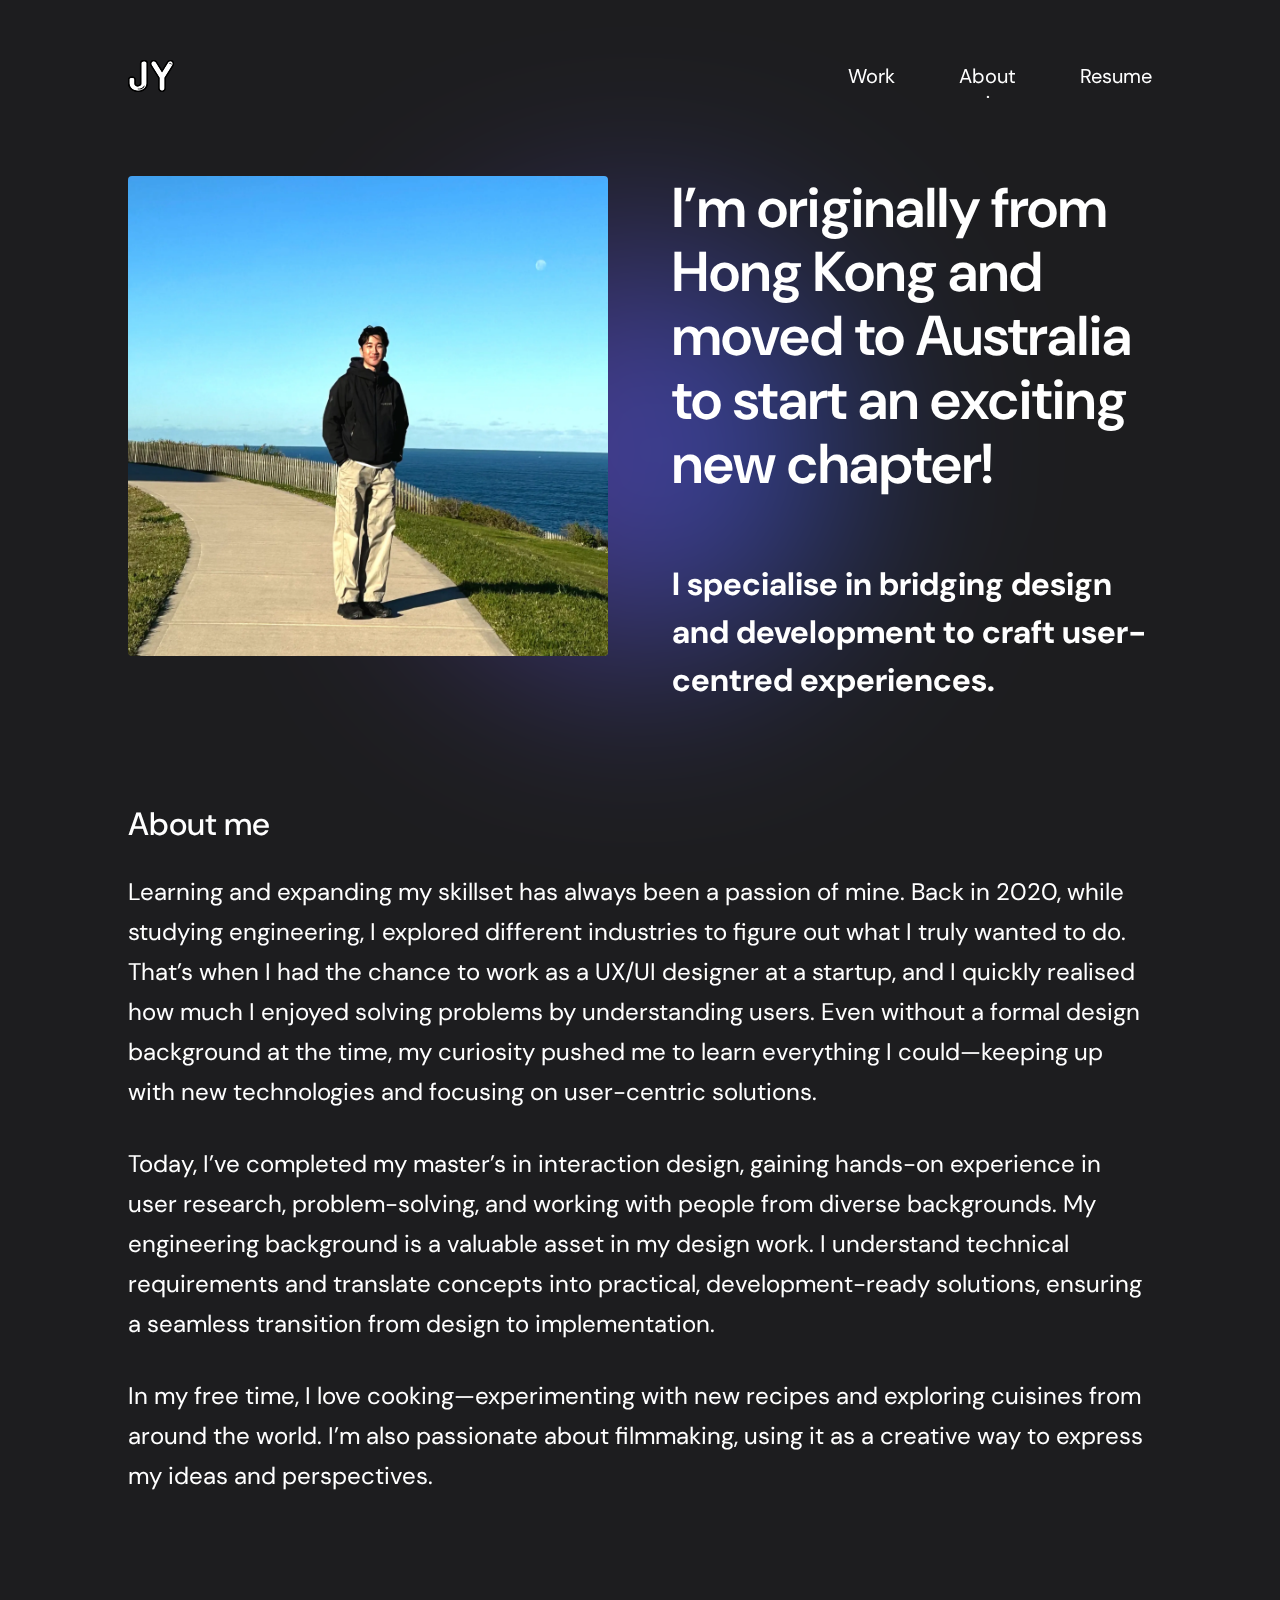
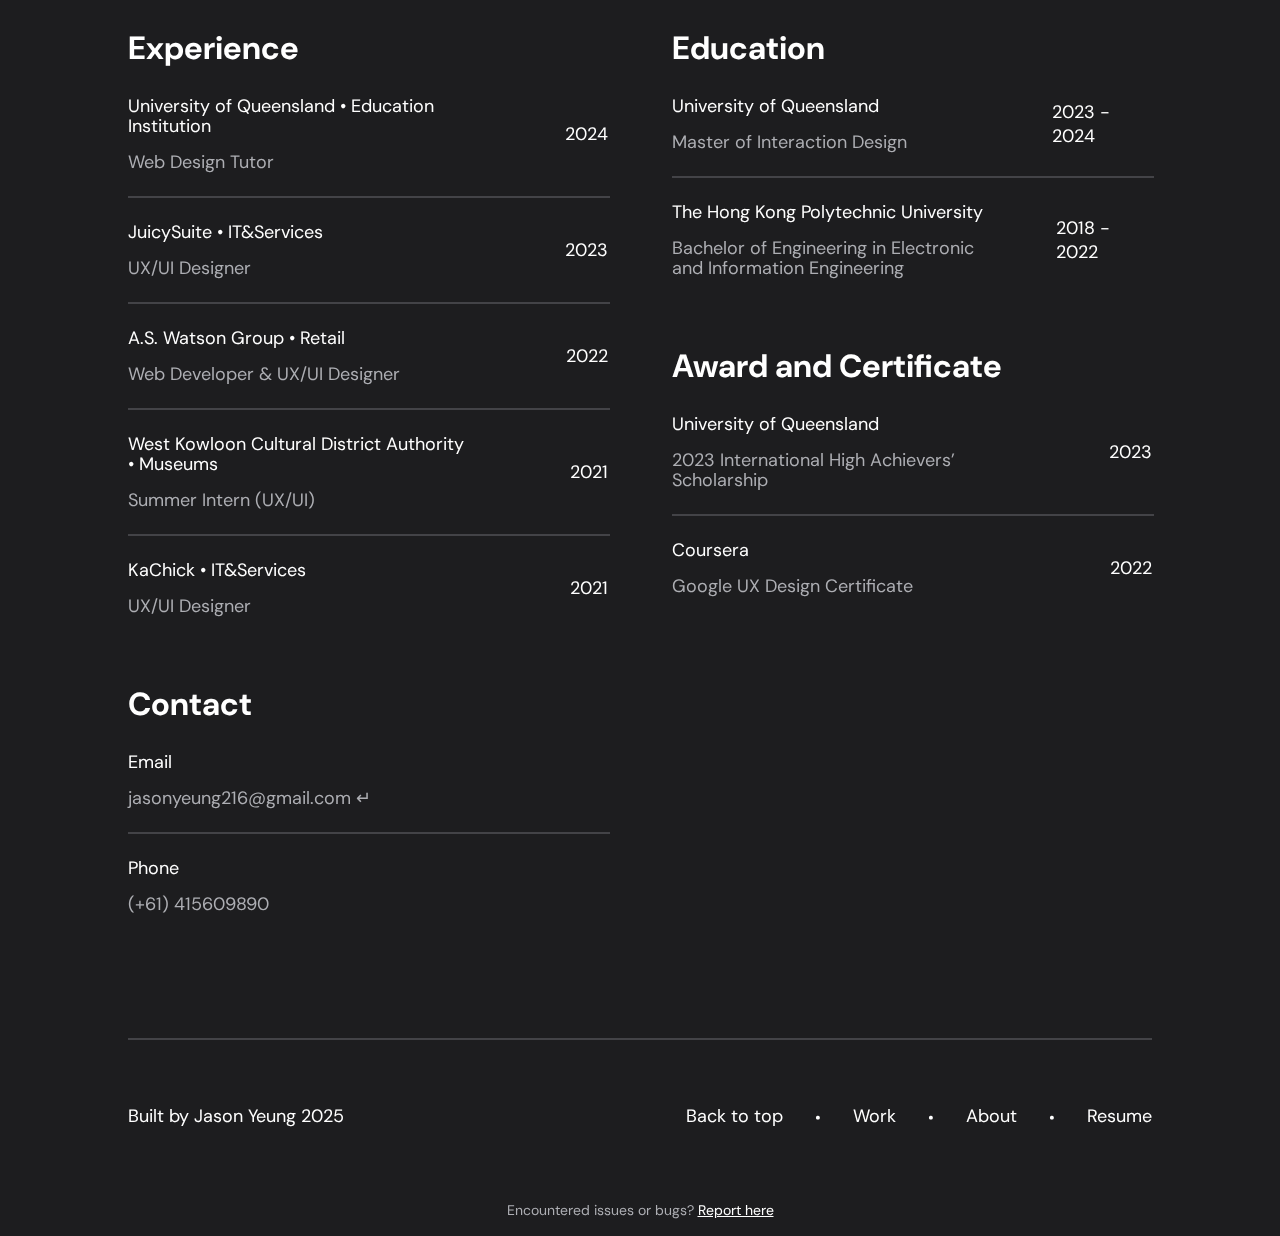
<file: about.html>
<!DOCTYPE html>
<html lang="en">
  <head>
    <meta charset="UTF-8" />
    <meta name="viewport" content="width=device-width, initial-scale=1.0" />

    <!-- Google Tag Manager -->
    <script>
      (function (w, d, s, l, i) {
        w[l] = w[l] || [];
        w[l].push({ "gtm.start": new Date().getTime(), event: "gtm.js" });
        var f = d.getElementsByTagName(s)[0],
          j = d.createElement(s),
          dl = l != "dataLayer" ? "&l=" + l : "";
        j.async = true;
        j.src = "https://www.googletagmanager.com/gtm.js?id=" + i + dl;
        f.parentNode.insertBefore(j, f);
      })(window, document, "script", "dataLayer", "GTM-PVZLT3RL");
    </script>
    <!-- End Google Tag Manager -->

    <link
      rel="apple-touch-icon"
      sizes="180x180"
      href="../assest/icons/apple-touch-icon.png"
    />
    <link
      rel="icon"
      type="image/png"
      sizes="32x32"
      href="../assest/icons/favicon-32x32.png"
    />
    <link
      rel="icon"
      type="image/png"
      sizes="16x16"
      href="../assest/icons/favicon-16x16.png"
    />
    <link rel="manifest" href="../assest/icons/site.webmanifest" />
    <link rel="stylesheet" href="../css/css_reset.css" />
    <link rel="stylesheet" href="../css/base.css" />
    <link rel="stylesheet" href="../css/layout.css" />
    <link rel="stylesheet" href="../css/components.css" />
    <script defer src="../js/gloweffect.js"></script>
    <script defer src="../js/backToTop.js"></script>
    <script defer src="../js/vanilla-tilt.js"></script>
    <title>Jason Yeung's Portfolio | About</title>
  </head>
  <body>
    <div id="ge_back"></div>
    <div id="ge_blur"></div>
    <header class="header_wrapper">
      <a class="logo" href="../index.html">
        <img src="../assest/icons/logo.svg" />
      </a>
      <ul class="nav_links">
        <li><a href="../index.html">Work</a></li>
        <li><a href="../about.html" class="active">About</a></li>
        <li>
          <a
            href="https://drive.google.com/file/d/18sUgSm30N0fY4bPNVddClibvyko2GTL6/view?usp=sharing"
            target="_blank"
            >Resume</a
          >
        </li>
      </ul>
    </header>
    <div class="body_wrapper">
      <div data-tilt data-tilt-reverse="true" class="about_wrapper">
        <div class="about_image">
          <img loading="lazy" src="../assest/about/selfie.webp" />
        </div>
        <div>
          <h1>
            I’m originally from Hong Kong and moved to Australia to start an
            exciting new chapter!
          </h1>
          <br />
          <br />
          <h2>
            I specialise in bridging design and development to craft
            user-centred experiences.
          </h2>
        </div>
      </div>
      <div class="page_section">
        <h2 class="text_heading">About me</h2>
        <p class="body_text">
          Learning and expanding my skillset has always been a passion of mine.
          Back in 2020, while studying engineering, I explored different
          industries to figure out what I truly wanted to do. That’s when I had
          the chance to work as a UX/UI designer at a startup, and I quickly
          realised how much I enjoyed solving problems by understanding users.
          Even without a formal design background at the time, my curiosity
          pushed me to learn everything I could—keeping up with new technologies
          and focusing on user-centric solutions.
        </p>
        <br />
        <p class="body_text">
          Today, I’ve completed my master’s in interaction design, gaining
          hands-on experience in user research, problem-solving, and working
          with people from diverse backgrounds. My engineering background is a
          valuable asset in my design work. I understand technical requirements
          and translate concepts into practical, development-ready solutions,
          ensuring a seamless transition from design to implementation.
        </p>
        <br />
        <p class="body_text">
          In my free time, I love cooking—experimenting with new recipes and
          exploring cuisines from around the world. I’m also passionate about
          filmmaking, using it as a creative way to express my ideas and
          perspectives.
        </p>
      </div>

      <div class="about_wrapper">
        <div class="about_list">
          <h2 class="text_heading">Experience</h2>
          <ul>
            <li>
              <div>
                <p class="about_title">
                  University of Queensland • Education Institution
                </p>
                <p class="about_subtitle">Web Design Tutor</p>
              </div>
              2024
            </li>
            <hr />
            <li>
              <div>
                <p class="about_title">JuicySuite • IT&Services</p>
                <p class="about_subtitle">UX/UI Designer</p>
              </div>
              2023
            </li>
            <hr />
            <li>
              <div>
                <p class="about_title">A.S. Watson Group • Retail</p>
                <p class="about_subtitle">Web Developer & UX/UI Designer</p>
              </div>
              2022
            </li>
            <hr />
            <li>
              <div>
                <p class="about_title">
                  West Kowloon Cultural District Authority • Museums
                </p>
                <p class="about_subtitle">Summer Intern (UX/UI)</p>
              </div>
              2021
            </li>
            <hr />
            <li>
              <div>
                <p class="about_title">KaChick • IT&Services</p>
                <p class="about_subtitle">UX/UI Designer</p>
              </div>
              2021
            </li>
          </ul>
        </div>
        <div class="about_list">
          <h2 class="text_heading">Education</h2>
          <ul>
            <li>
              <div>
                <p class="about_title">University of Queensland</p>
                <p class="about_subtitle">Master of Interaction Design</p>
              </div>
              2023 - 2024
            </li>
            <hr />
            <li>
              <div>
                <p class="about_title">The Hong Kong Polytechnic University</p>
                <p class="about_subtitle">
                  Bachelor of Engineering in Electronic and Information Engineering
                </p>
              </div>
              2018 - 2022
            </li>
          </ul>
          <h2 class="text_heading" id="award_certificate">
            Award and Certificate
          </h2>
          <ul>
            <li>
              <div>
                <p class="about_title">University of Queensland</p>
                <p class="about_subtitle">
                  2023 International High Achievers’ Scholarship
                </p>
              </div>
              2023
            </li>
            <hr />
            <li>
              <div>
                <p class="about_title">Coursera</p>
                <p class="about_subtitle">Google UX Design Certificate</p>
              </div>
              2022
            </li>
          </ul>
        </div>
        <div class="about_list">
          <h2 class="text_heading">Contact</h2>
          <ul>
            <li>
              <div>
                <p class="about_title">Email</p>
                <p class="about_subtitle">
                  <a href="mailto:jasonyeung216@gmail.com"
                    >jasonyeung216@gmail.com ↵</a
                  >
                </p>
              </div>
            </li>
            <hr />
            <li>
              <div>
                <p class="about_title">Phone</p>
                <p class="about_subtitle">(+61) 415609890</p>
              </div>
            </li>
          </ul>
        </div>
      </div>
    </div>
    <footer class="footer_wrapper">
      <hr class="line_divider" />
      <div class="footer_body">
        <p>Built by Jason Yeung 2025</p>
        <ul class="nav_links">
          <li><a id="backToTop">Back to top</a></li>
          <li><span class="dot_break">•</span></li>
          <li><a href="../index.html">Work</a></li>
          <li><span class="dot_break">•</span></li>
          <li><a href="../about.html">About</a></li>
          <li><span class="dot_break">•</span></li>
          <li>
            <a
              href="https://drive.google.com/file/d/18sUgSm30N0fY4bPNVddClibvyko2GTL6/view?usp=sharing"
              target="_blank"
              >Resume</a
            >
          </li>
        </ul>
      </div>
      <div class="msg_wrapper">
        <p>
          Encountered issues or bugs?
          <a href="mailto:jasonyeung216@gmail.com" class="report-link"
            >Report here</a
          >
        </p>
      </div>
    </footer>
    <!-- Google Tag Manager (noscript) -->
    <noscript
      ><iframe
        src="https://www.googletagmanager.com/ns.html?id=GTM-PVZLT3RL"
        height="0"
        width="0"
        style="display: none; visibility: hidden"
      ></iframe
    ></noscript>
    <!-- End Google Tag Manager (noscript) -->
  </body>
</html>
</file>
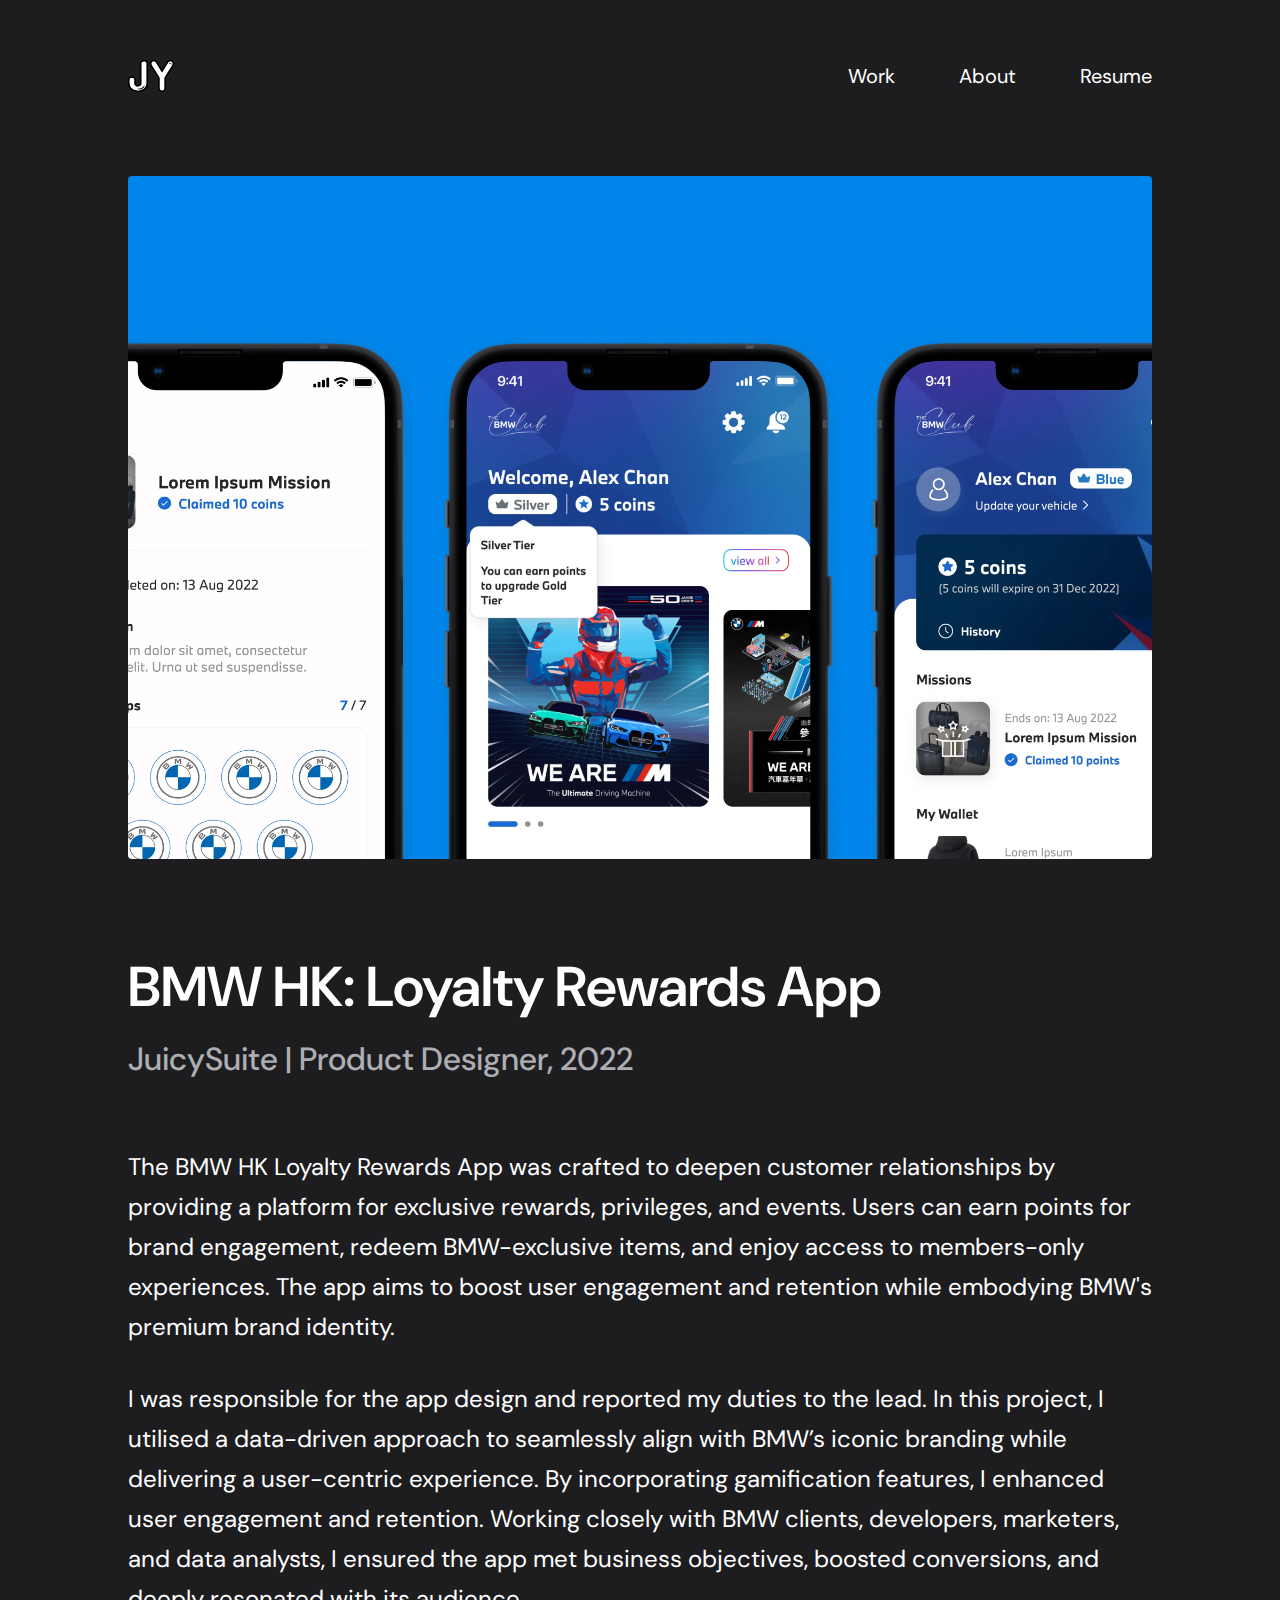
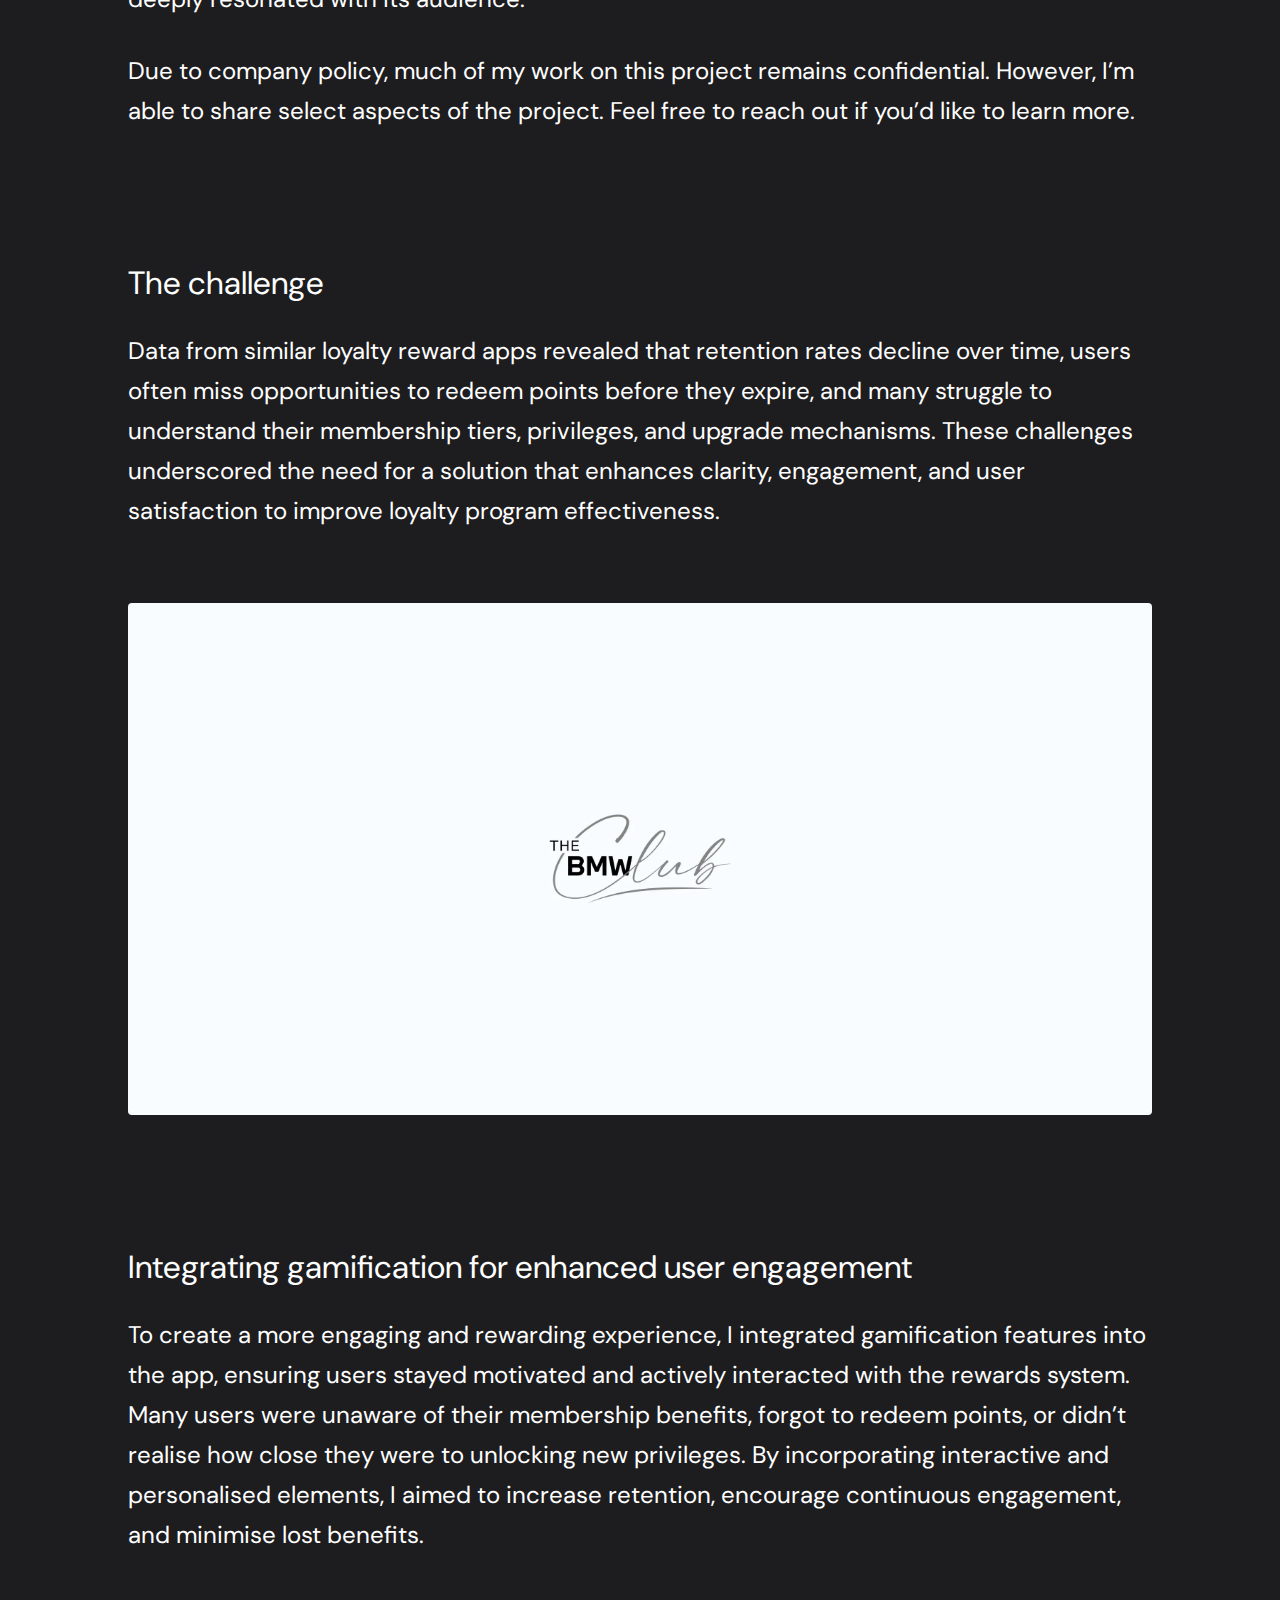
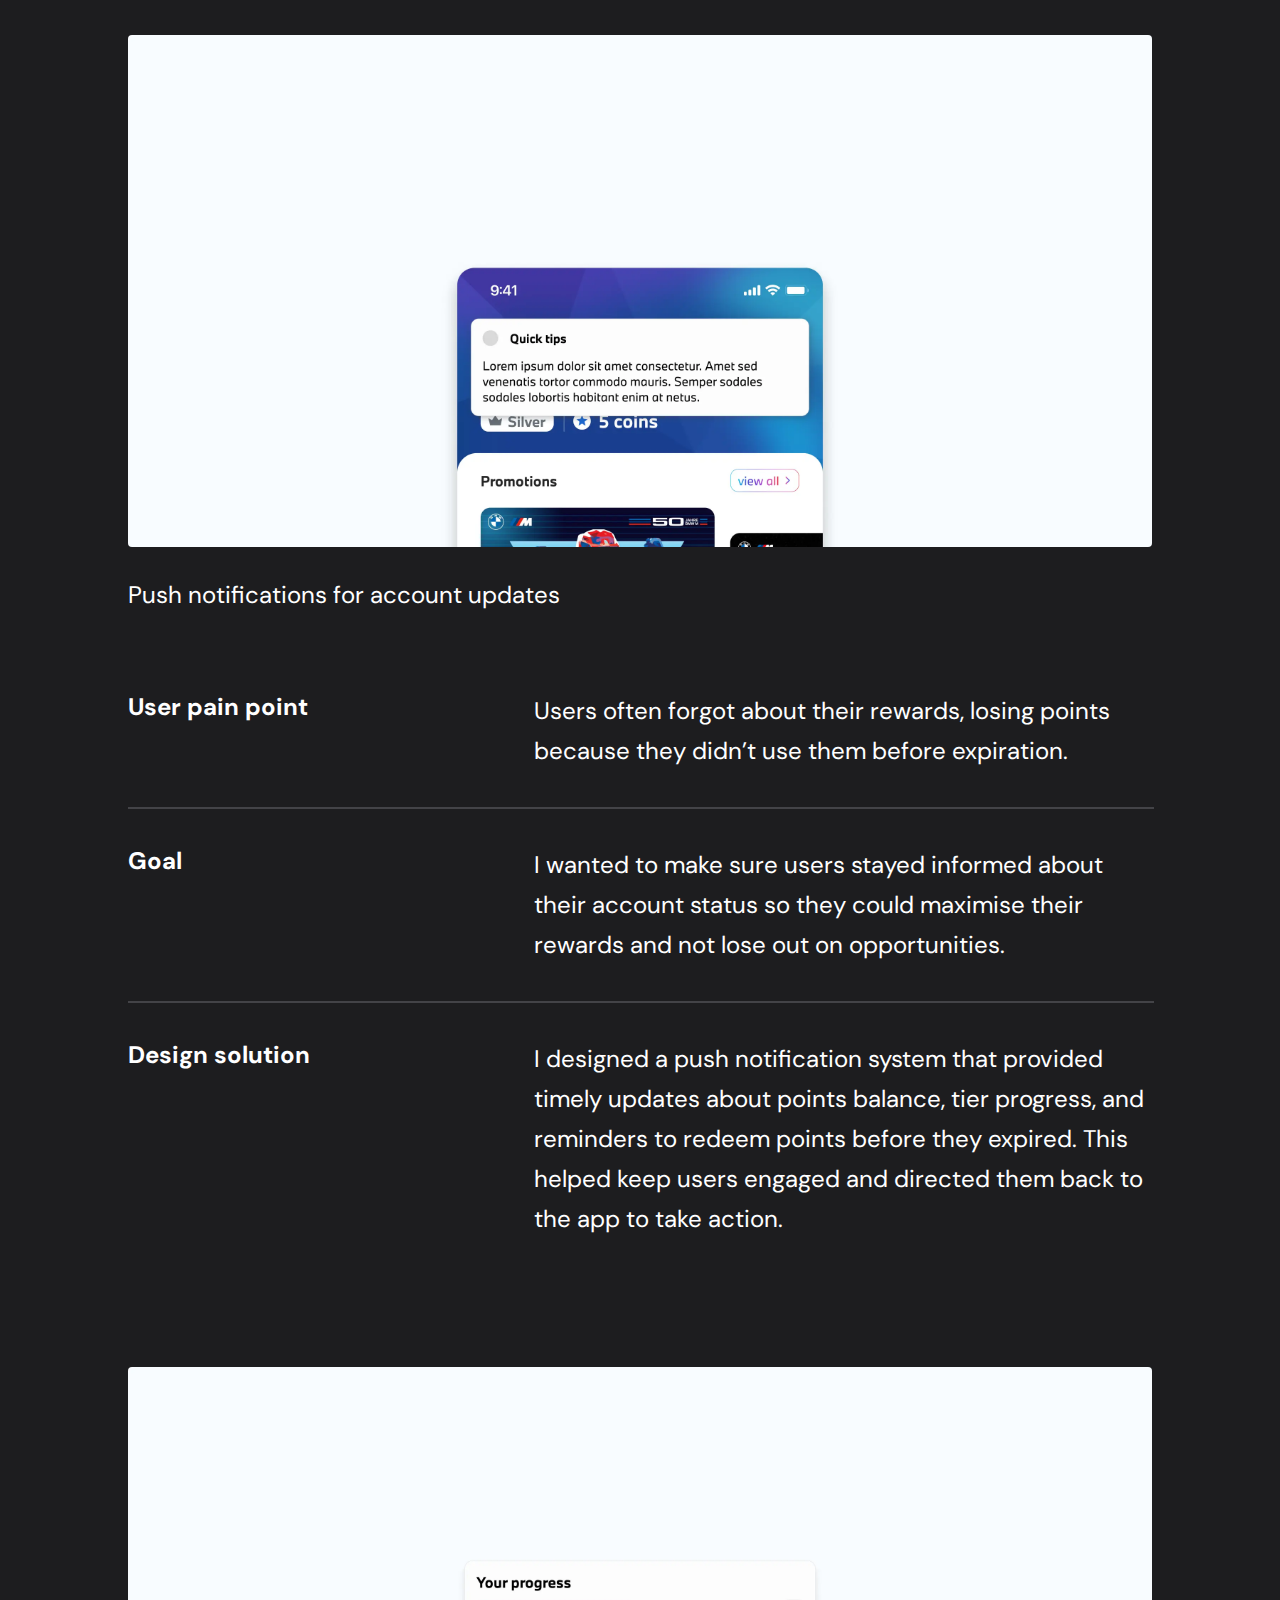
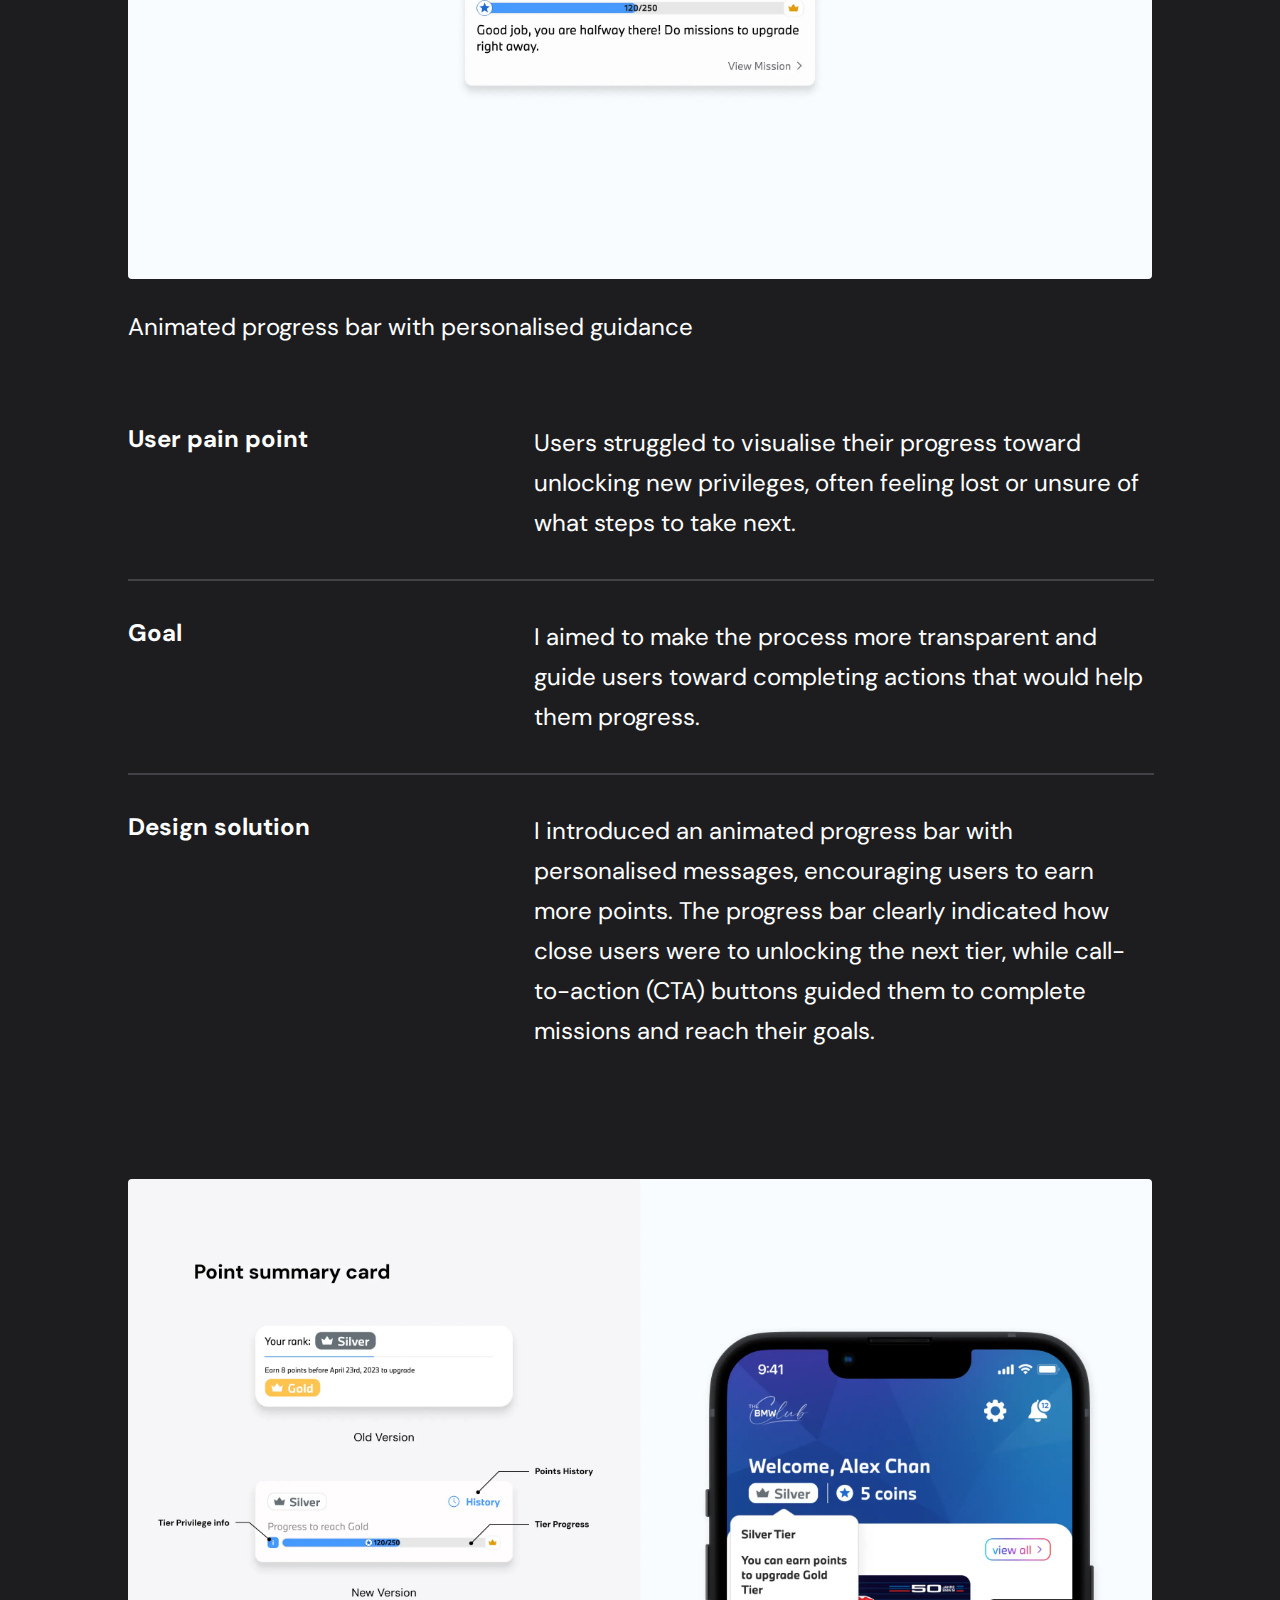
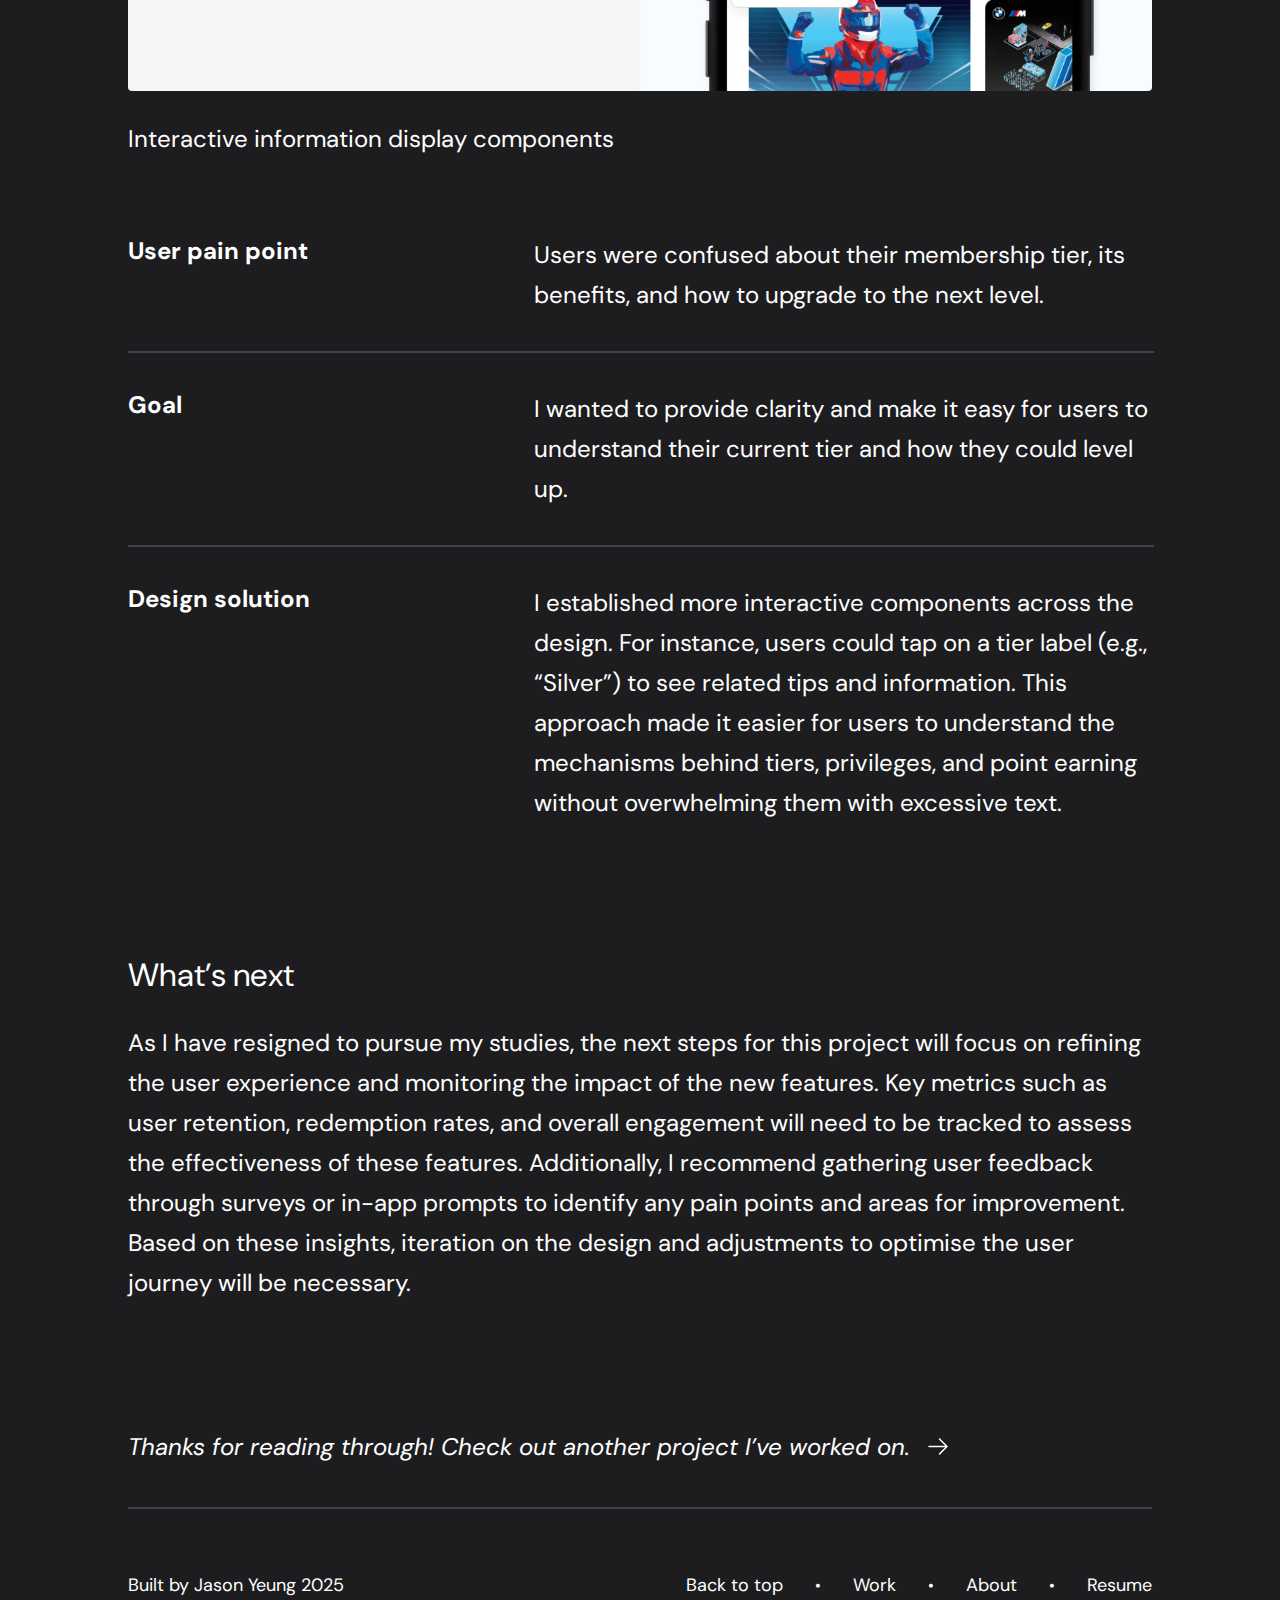
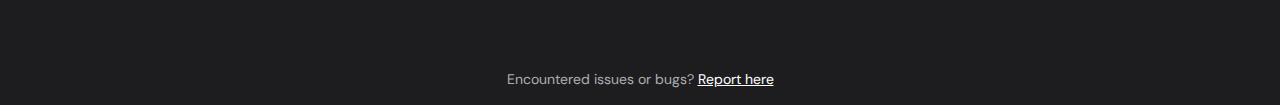
<file: work/bmw.html>
<!DOCTYPE html>
<html lang="en">
  <head>
    <meta charset="UTF-8" />
    <meta name="viewport" content="width=device-width, initial-scale=1.0" />

    <!-- Google Tag Manager -->
    <script>
      (function (w, d, s, l, i) {
        w[l] = w[l] || [];
        w[l].push({ "gtm.start": new Date().getTime(), event: "gtm.js" });
        var f = d.getElementsByTagName(s)[0],
          j = d.createElement(s),
          dl = l != "dataLayer" ? "&l=" + l : "";
        j.async = true;
        j.src = "https://www.googletagmanager.com/gtm.js?id=" + i + dl;
        f.parentNode.insertBefore(j, f);
      })(window, document, "script", "dataLayer", "GTM-PVZLT3RL");
    </script>
    <!-- End Google Tag Manager -->

    <link
      rel="apple-touch-icon"
      sizes="180x180"
      href="../assest/icons/apple-touch-icon.png"
    />
    <link
      rel="icon"
      type="image/png"
      sizes="32x32"
      href="../assest/icons/favicon-32x32.png"
    />
    <link
      rel="icon"
      type="image/png"
      sizes="16x16"
      href="../assest/icons/favicon-16x16.png"
    />
    <link rel="manifest" href="../assest/icons/site.webmanifest" />
    <link rel="stylesheet" href="../css/css_reset.css" />
    <link rel="stylesheet" href="../css/base.css" />
    <link rel="stylesheet" href="../css/layout.css" />
    <link rel="stylesheet" href="../css/components.css" />
    <script defer src="../js/backToTop.js"></script>
    <title>Jason Yeung's Portfolio | BMW</title>
  </head>
  <body>
    <header class="header_wrapper">
      <a class="logo" href="../index.html">
        <img src="../assest/icons/logo.svg" />
      </a>
      <ul class="nav_links">
        <li><a href="../index.html">Work</a></li>
        <li><a href="../about.html">About</a></li>
        <li>
          <a
            href="https://drive.google.com/file/d/18sUgSm30N0fY4bPNVddClibvyko2GTL6/view?usp=sharing"
            target="_blank"
            >Resume</a
          >
        </li>
      </ul>
    </header>
    <div class="body_wrapper">
      <div class="page_section">
        <div class="hero_image">
          <img loading="lazy" src="../assest/bmw/bmw_hero_image.webp" />
        </div>
        <div class="project_header">
          <h1>BMW HK: Loyalty Rewards App</h1>
          <h2>JuicySuite | Product Designer, 2022</h2>
        </div>
        <div>
          <p class="body_text">
            The BMW HK Loyalty Rewards App was crafted to deepen customer
            relationships by providing a platform for exclusive rewards,
            privileges, and events. Users can earn points for brand engagement,
            redeem BMW-exclusive items, and enjoy access to members-only
            experiences. The app aims to boost user engagement and retention
            while embodying BMW's premium brand identity.
          </p>
          <br />
          <p class="body_text">
            I was responsible for the app design and reported my duties to the
            lead. In this project, I utilised a data-driven approach to
            seamlessly align with BMW’s iconic branding while delivering a
            user-centric experience. By incorporating gamification features, I
            enhanced user engagement and retention. Working closely with BMW
            clients, developers, marketers, and data analysts, I ensured the app
            met business objectives, boosted conversions, and deeply resonated
            with its audience.
          </p>
          <br />
          <p class="body_text">
            Due to company policy, much of my work on this project remains
            confidential. However, I’m able to share select aspects of the
            project. Feel free to reach out if you’d like to learn more.
          </p>
        </div>
      </div>
      <div class="page_section">
        <div class="text_heading"><h2>The challenge</h2></div>
        <p class="body_text">
          Data from similar loyalty reward apps revealed that retention rates
          decline over time, users often miss opportunities to redeem points
          before they expire, and many struggle to understand their membership
          tiers, privileges, and upgrade mechanisms. These challenges
          underscored the need for a solution that enhances clarity, engagement,
          and user satisfaction to improve loyalty program effectiveness.
        </p>
        <div class="work_preview">
          <img loading="lazy" src="../assest/bmw/bmw_brandIcon.webp" />
        </div>
      </div>

      <div class="page_section">
        <div class="text_heading">
          <h2>Integrating gamification for enhanced user engagement</h2>
        </div>
        <p class="body_text">
          To create a more engaging and rewarding experience, I integrated
          gamification features into the app, ensuring users stayed motivated
          and actively interacted with the rewards system. Many users were
          unaware of their membership benefits, forgot to redeem points, or
          didn’t realise how close they were to unlocking new privileges. By
          incorporating interactive and personalised elements, I aimed to
          increase retention, encourage continuous engagement, and minimise lost
          benefits.
        </p>
        <div class="concept_wrapper">
          <div>
            <img loading="lazy" src="../assest/bmw/bmw_notification.webp" />
          </div>
          <div class="concept_title">
            <h3>Push notifications for account updates</h3>
          </div>
          <div class="table_wrapper">
            <div class="row_wrapper">
              <h3>User pain point</h3>
              <p class="body_text">
                Users often forgot about their rewards, losing points because
                they didn’t use them before expiration.
              </p>
            </div>
            <hr />
            <div class="row_wrapper">
              <h3>Goal</h3>
              <p class="body_text">
                I wanted to make sure users stayed informed about their account
                status so they could maximise their rewards and not lose out on
                opportunities.
              </p>
            </div>
            <hr />
            <div class="row_wrapper">
              <h3>Design solution</h3>
              <p class="body_text">
                I designed a push notification system that provided timely
                updates about points balance, tier progress, and reminders to
                redeem points before they expired. This helped keep users
                engaged and directed them back to the app to take action.
              </p>
            </div>
          </div>
        </div>
        <div class="concept_wrapper">
          <div>
            <img loading="lazy" src="../assest/bmw/bmw_progress.webp" />
          </div>
          <div class="concept_title">
            <h3>Animated progress bar with personalised guidance</h3>
          </div>
          <div class="table_wrapper">
            <div class="row_wrapper">
              <h3>User pain point</h3>
              <p class="body_text">
                Users struggled to visualise their progress toward unlocking new
                privileges, often feeling lost or unsure of what steps to take
                next.
              </p>
            </div>
            <hr />
            <div class="row_wrapper">
              <h3>Goal</h3>
              <p class="body_text">
                I aimed to make the process more transparent and guide users
                toward completing actions that would help them progress.
              </p>
            </div>
            <hr />
            <div class="row_wrapper">
              <h3>Design solution</h3>
              <p class="body_text">
                I introduced an animated progress bar with personalised
                messages, encouraging users to earn more points. The progress
                bar clearly indicated how close users were to unlocking the next
                tier, while call-to-action (CTA) buttons guided them to complete
                missions and reach their goals.
              </p>
            </div>
          </div>
        </div>
        <div class="concept_wrapper">
          <div>
            <img loading="lazy" src="../assest/bmw/bmw_summaryCard.webp" />
          </div>
          <div class="concept_title">
            <h3>Interactive information display components</h3>
          </div>
          <div class="table_wrapper">
            <div class="row_wrapper">
              <h3>User pain point</h3>
              <p class="body_text">
                Users were confused about their membership tier, its benefits,
                and how to upgrade to the next level.
              </p>
            </div>
            <hr />
            <div class="row_wrapper">
              <h3>Goal</h3>
              <p class="body_text">
                I wanted to provide clarity and make it easy for users to
                understand their current tier and how they could level up.
              </p>
            </div>
            <hr />
            <div class="row_wrapper">
              <h3>Design solution</h3>
              <p class="body_text">
                I established more interactive components across the design. For
                instance, users could tap on a tier label (e.g., “Silver”) to
                see related tips and information. This approach made it easier
                for users to understand the mechanisms behind tiers, privileges,
                and point earning without overwhelming them with excessive text.
              </p>
            </div>
          </div>
        </div>
      </div>

      <div class="page_section">
        <div class="text_heading">
          <h2>What’s next</h2>
        </div>
        <p class="body_text">
          As I have resigned to pursue my studies, the next steps for this
          project will focus on refining the user experience and monitoring the
          impact of the new features. Key metrics such as user retention,
          redemption rates, and overall engagement will need to be tracked to
          assess the effectiveness of these features. Additionally, I recommend
          gathering user feedback through surveys or in-app prompts to identify
          any pain points and areas for improvement. Based on these insights,
          iteration on the design and adjustments to optimise the user journey
          will be necessary.
        </p>
      </div>
      <div class="page_section">
        <a class="toNextPage" href="../work/fillfull.html"
          >Thanks for reading through! Check out another project I’ve worked on.
          <img src="../assest/icons/arrow-right.svg"
        /></a>
      </div>
    </div>

    <footer class="footer_wrapper">
      <hr class="line_divider" />
      <div class="footer_body">
        <p>Built by Jason Yeung 2025</p>
        <ul class="nav_links">
          <li><a id="backToTop">Back to top</a></li>
          <li><span class="dot_break">•</span></li>
          <li><a href="../index.html">Work</a></li>
          <li><span class="dot_break">•</span></li>
          <li><a href="../about.html">About</a></li>
          <li><span class="dot_break">•</span></li>
          <li>
            <a
              href="https://drive.google.com/file/d/18sUgSm30N0fY4bPNVddClibvyko2GTL6/view?usp=sharing"
              target="_blank"
              >Resume</a
            >
          </li>
        </ul>
      </div>
      <div class="msg_wrapper">
        <p>
          Encountered issues or bugs?
          <a href="mailto:jasonyeung216@gmail.com" class="report-link"
            >Report here</a
          >
        </p>
      </div>
    </footer>
    <!-- Google Tag Manager (noscript) -->
    <noscript
      ><iframe
        src="https://www.googletagmanager.com/ns.html?id=GTM-PVZLT3RL"
        height="0"
        width="0"
        style="display: none; visibility: hidden"
      ></iframe
    ></noscript>
    <!-- End Google Tag Manager (noscript) -->
  </body>
</html>
</file>
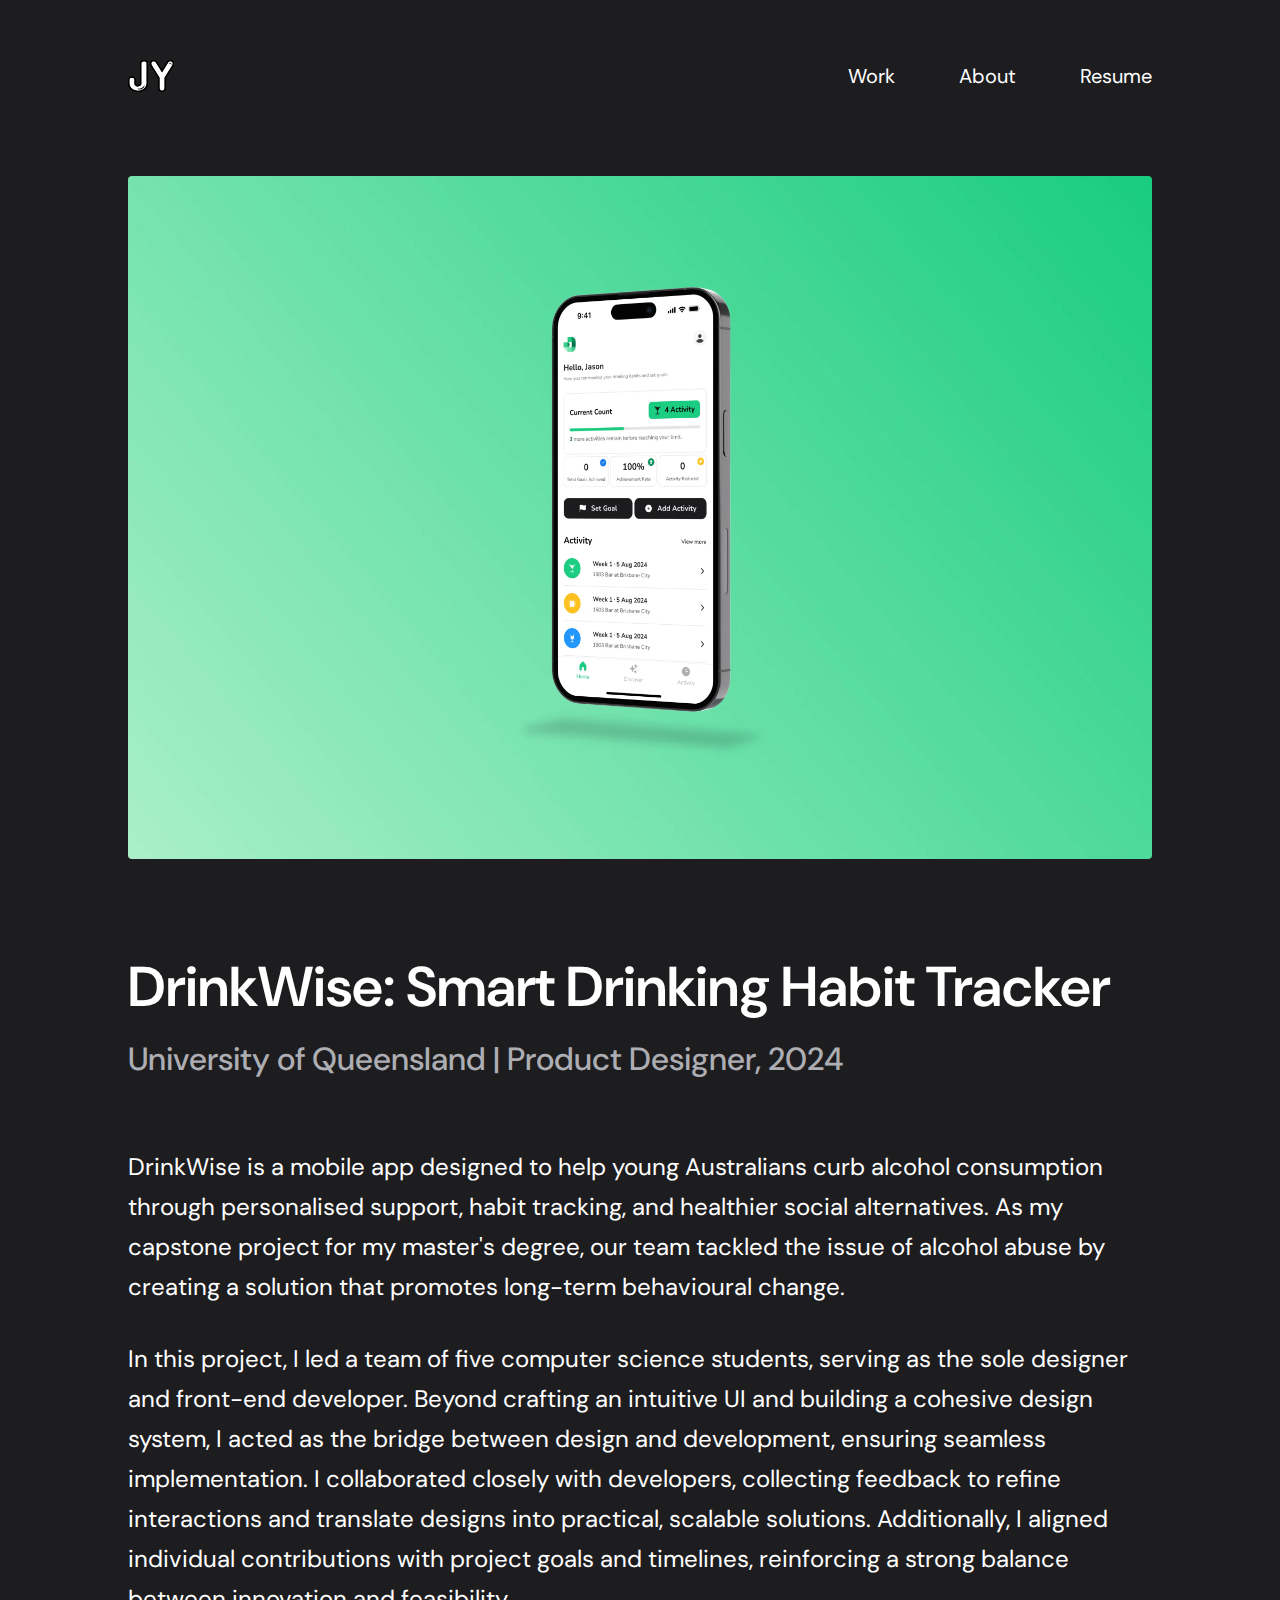
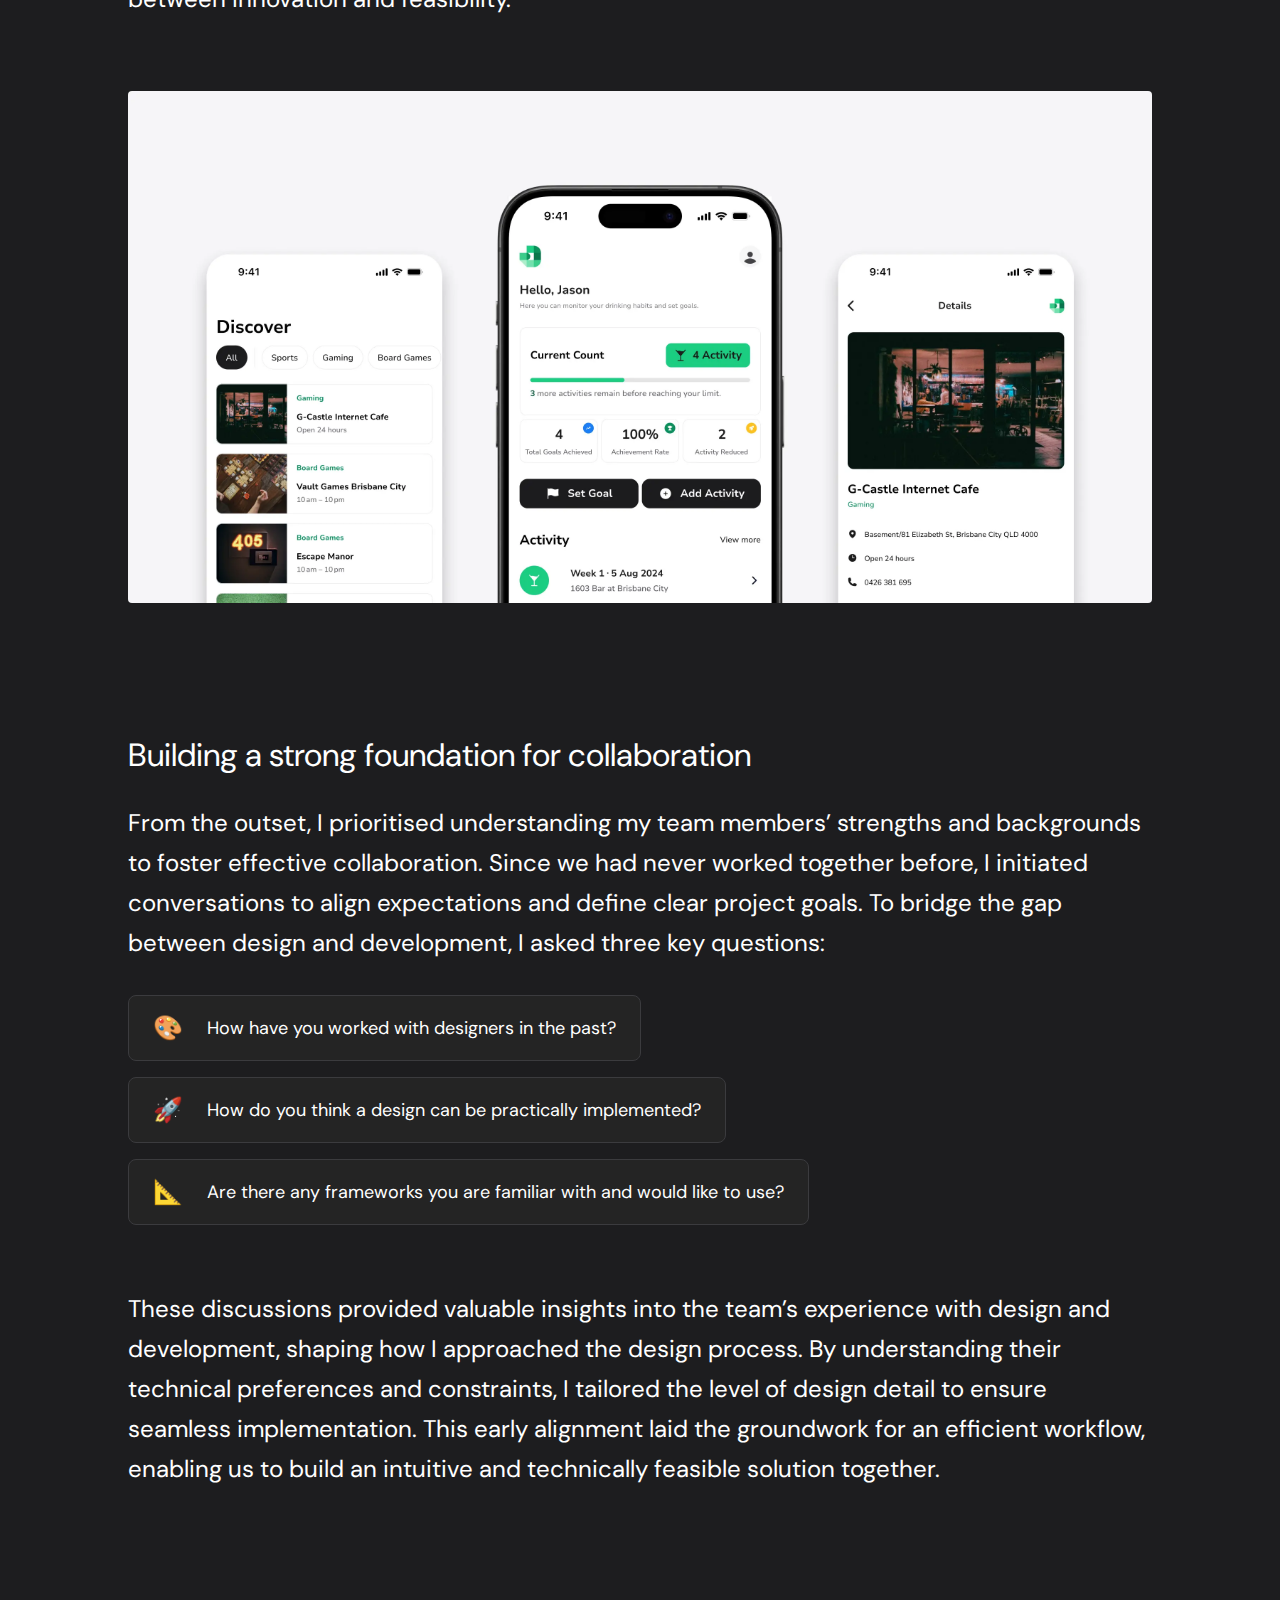
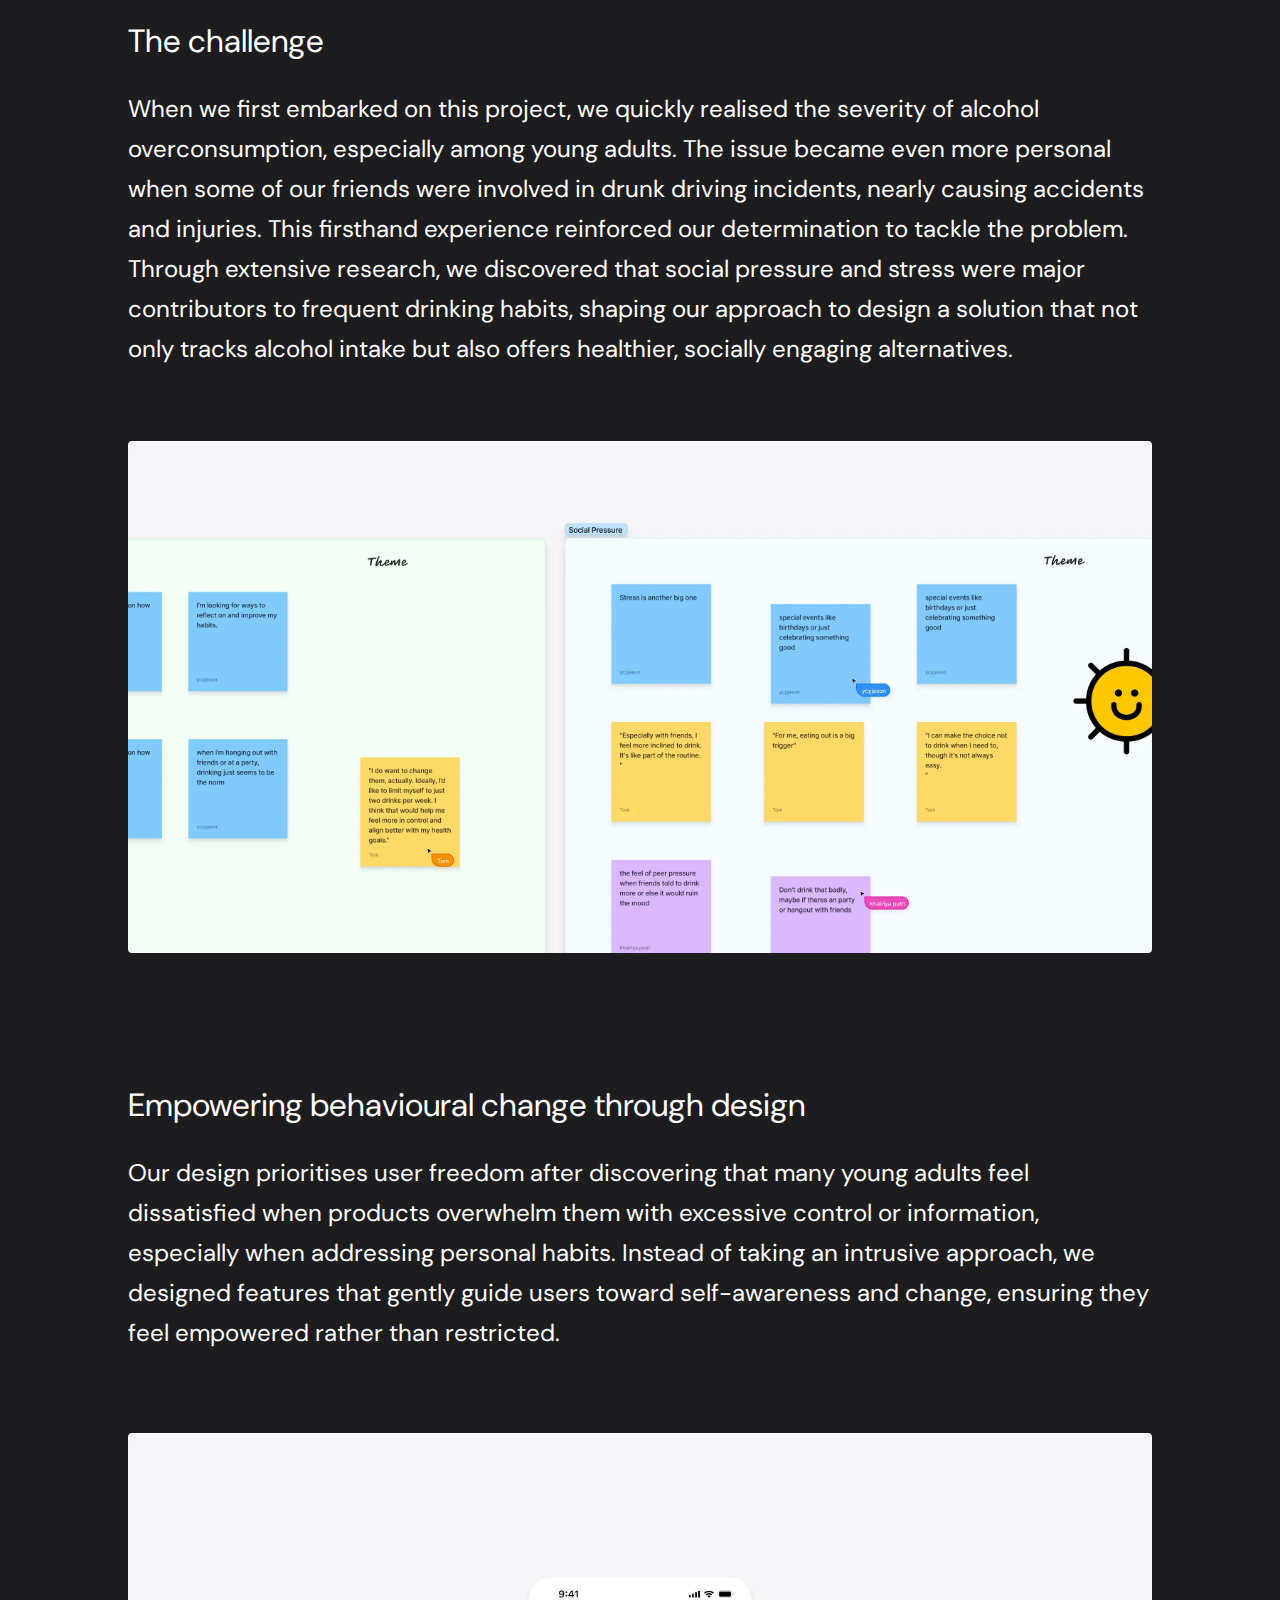
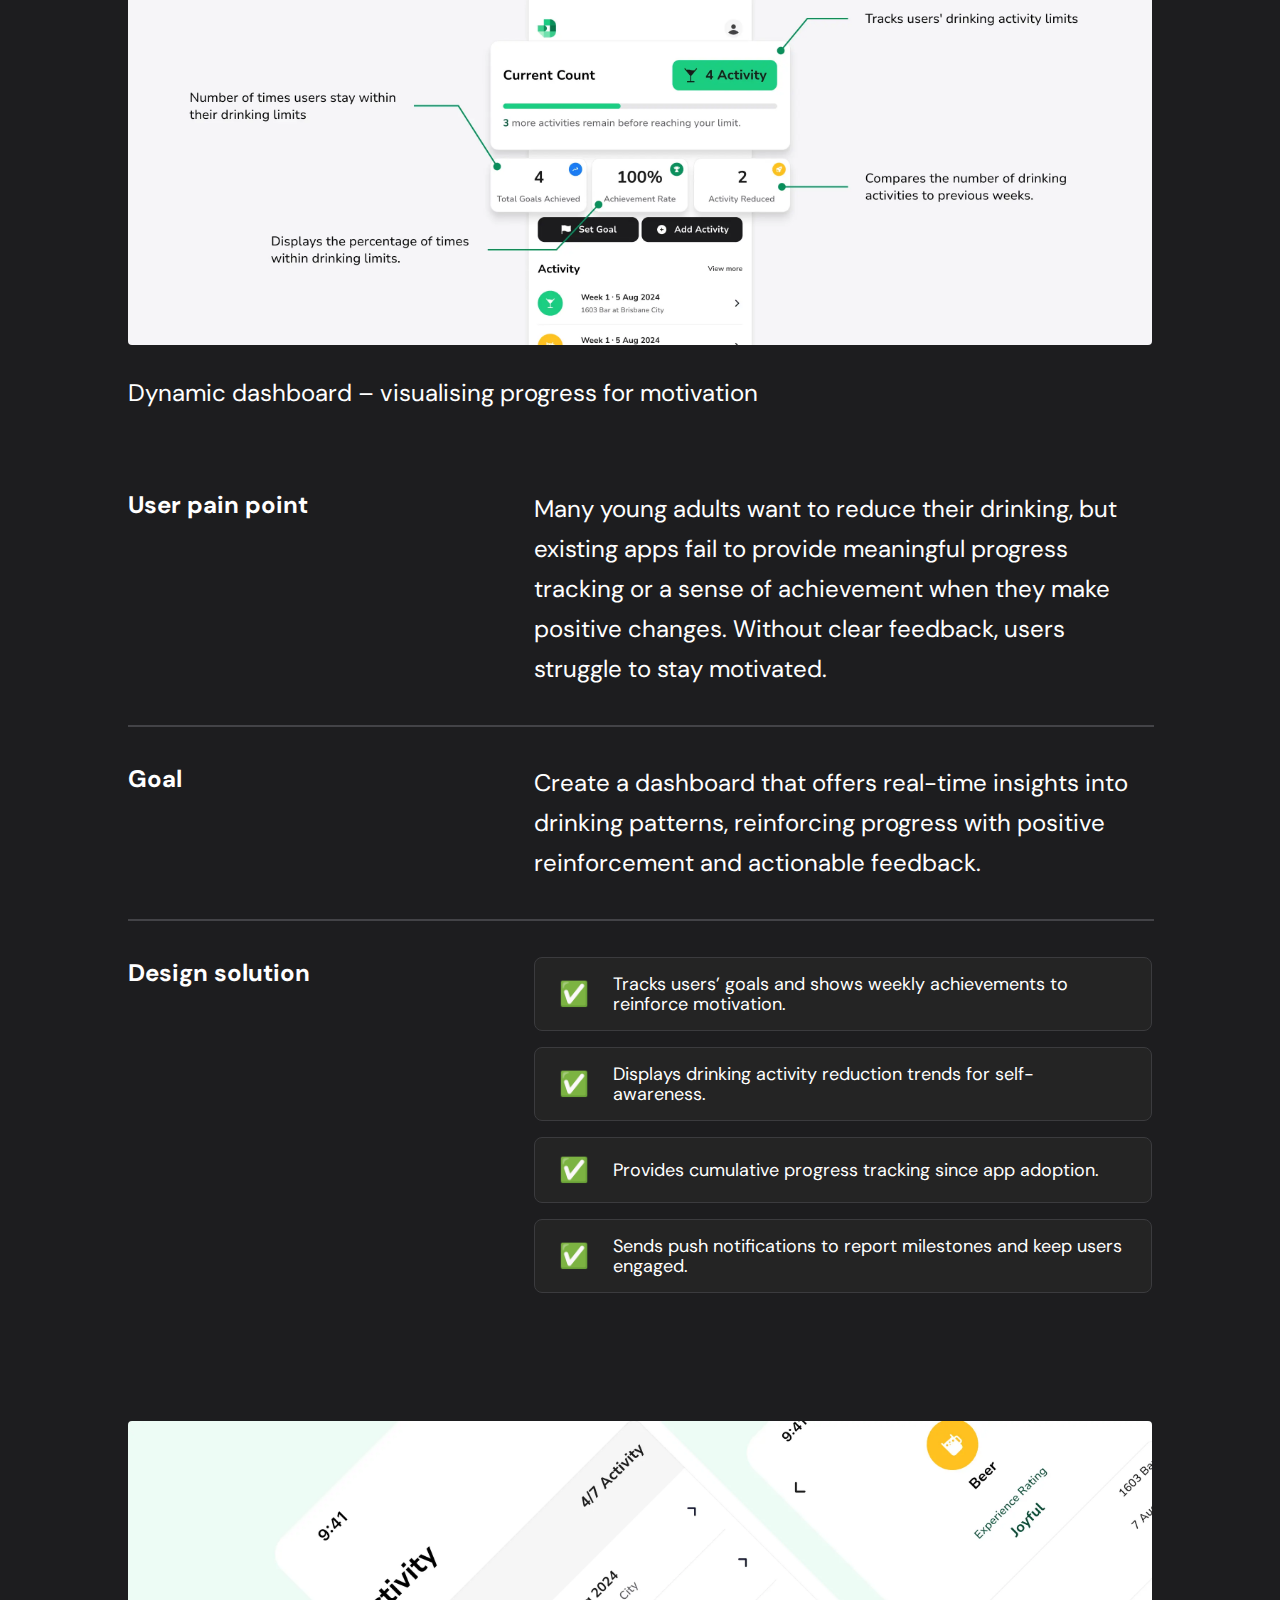
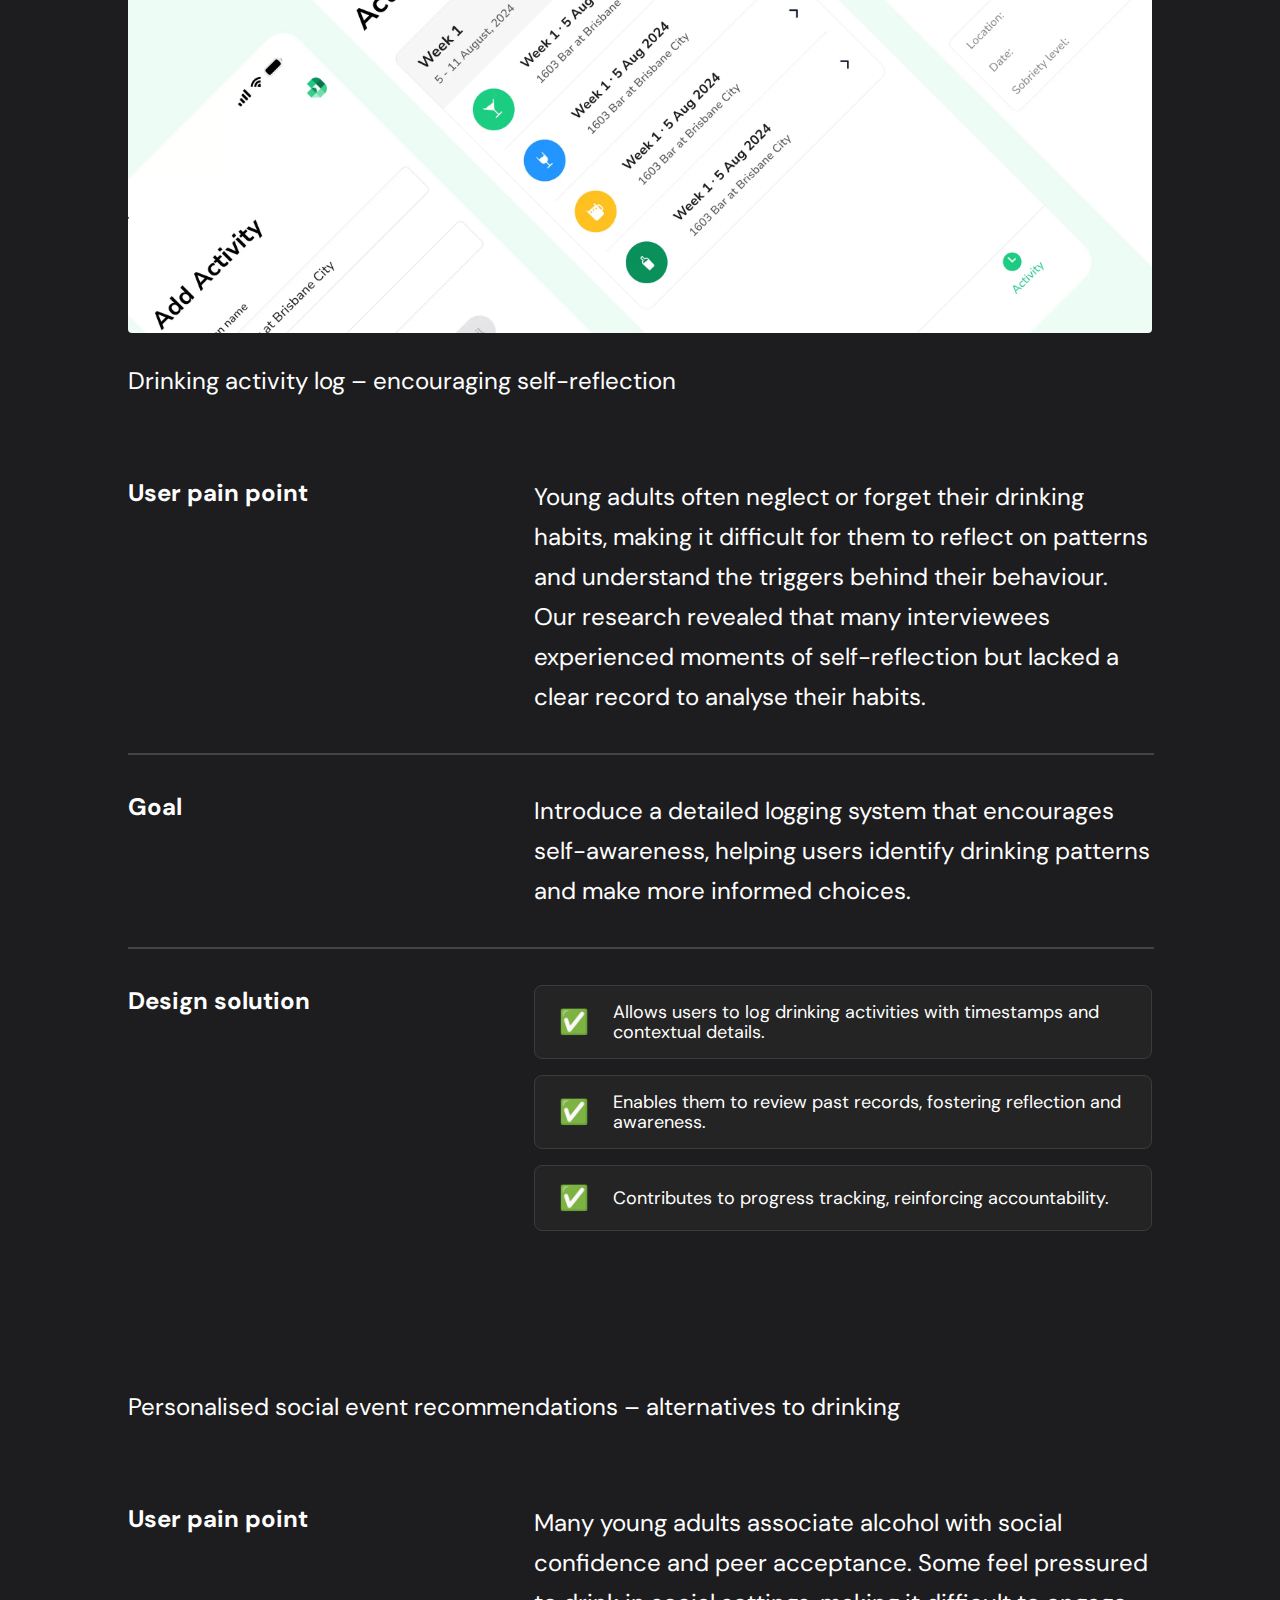
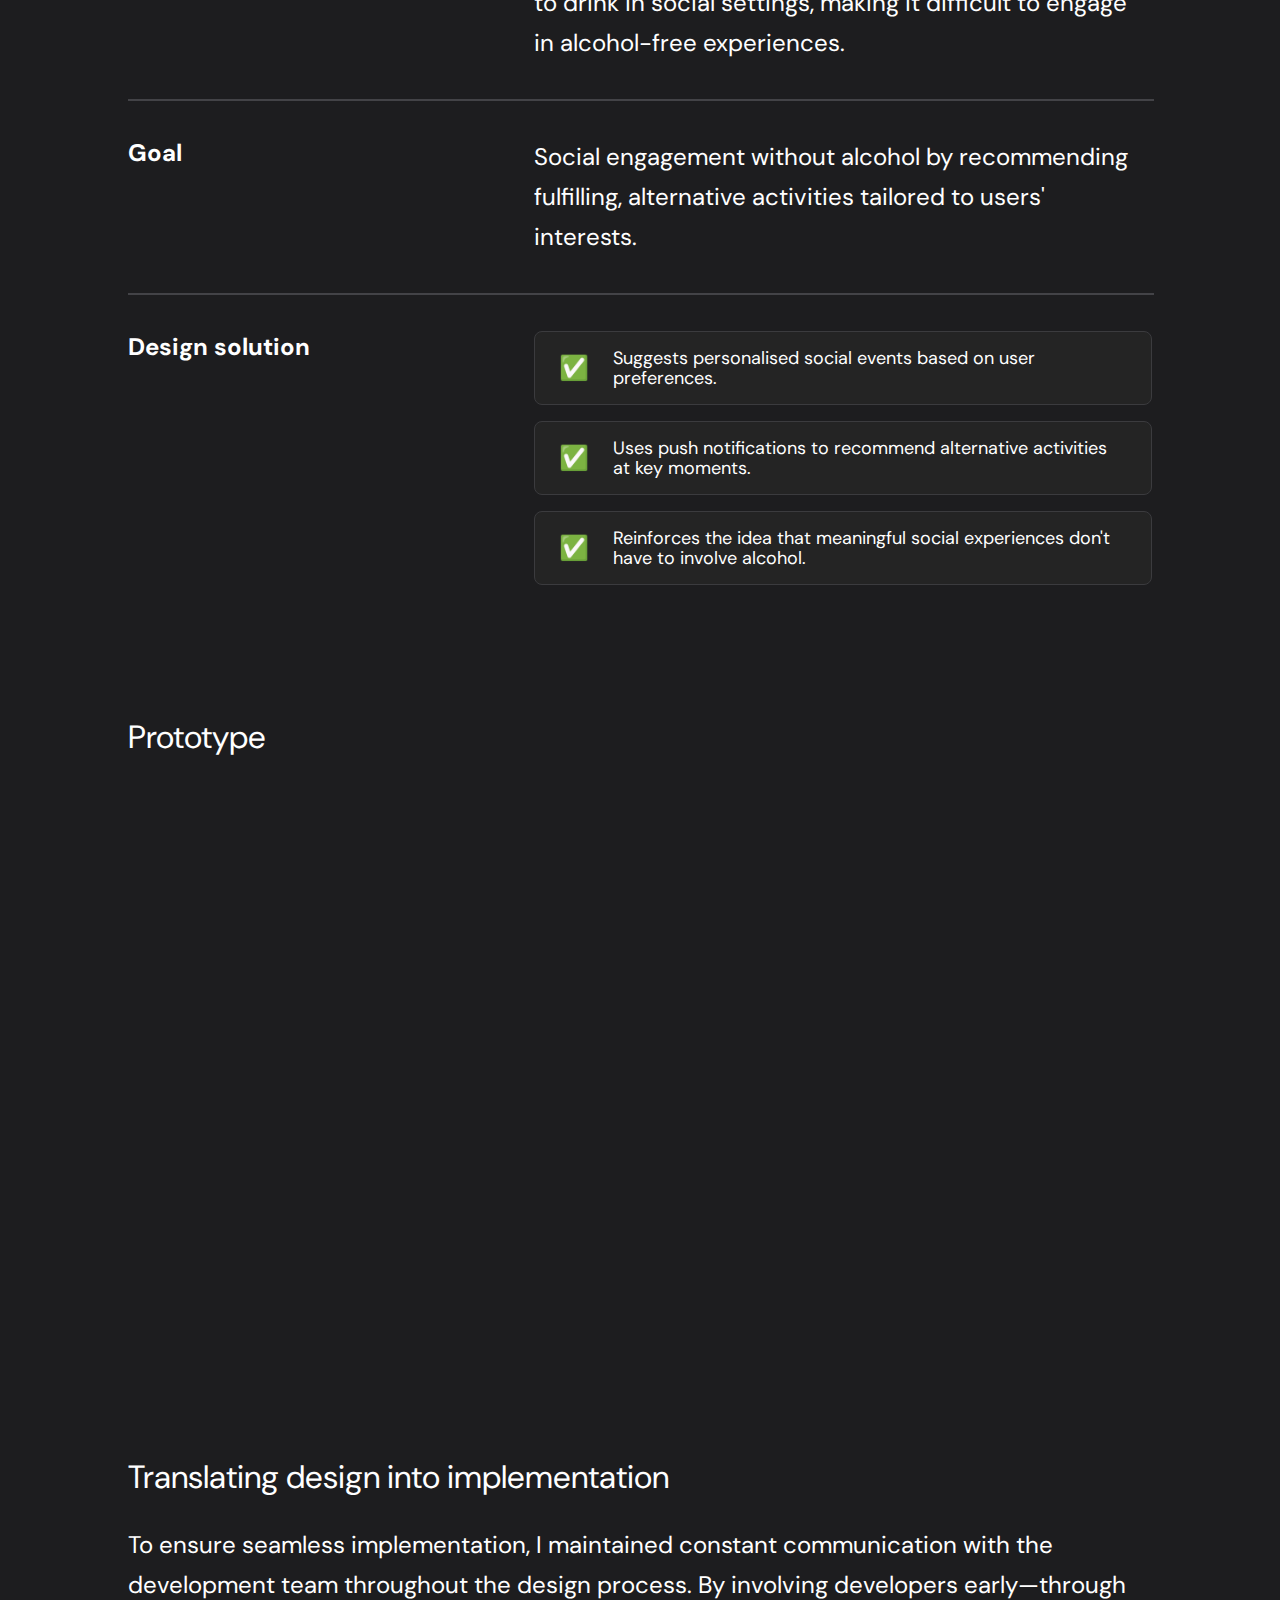
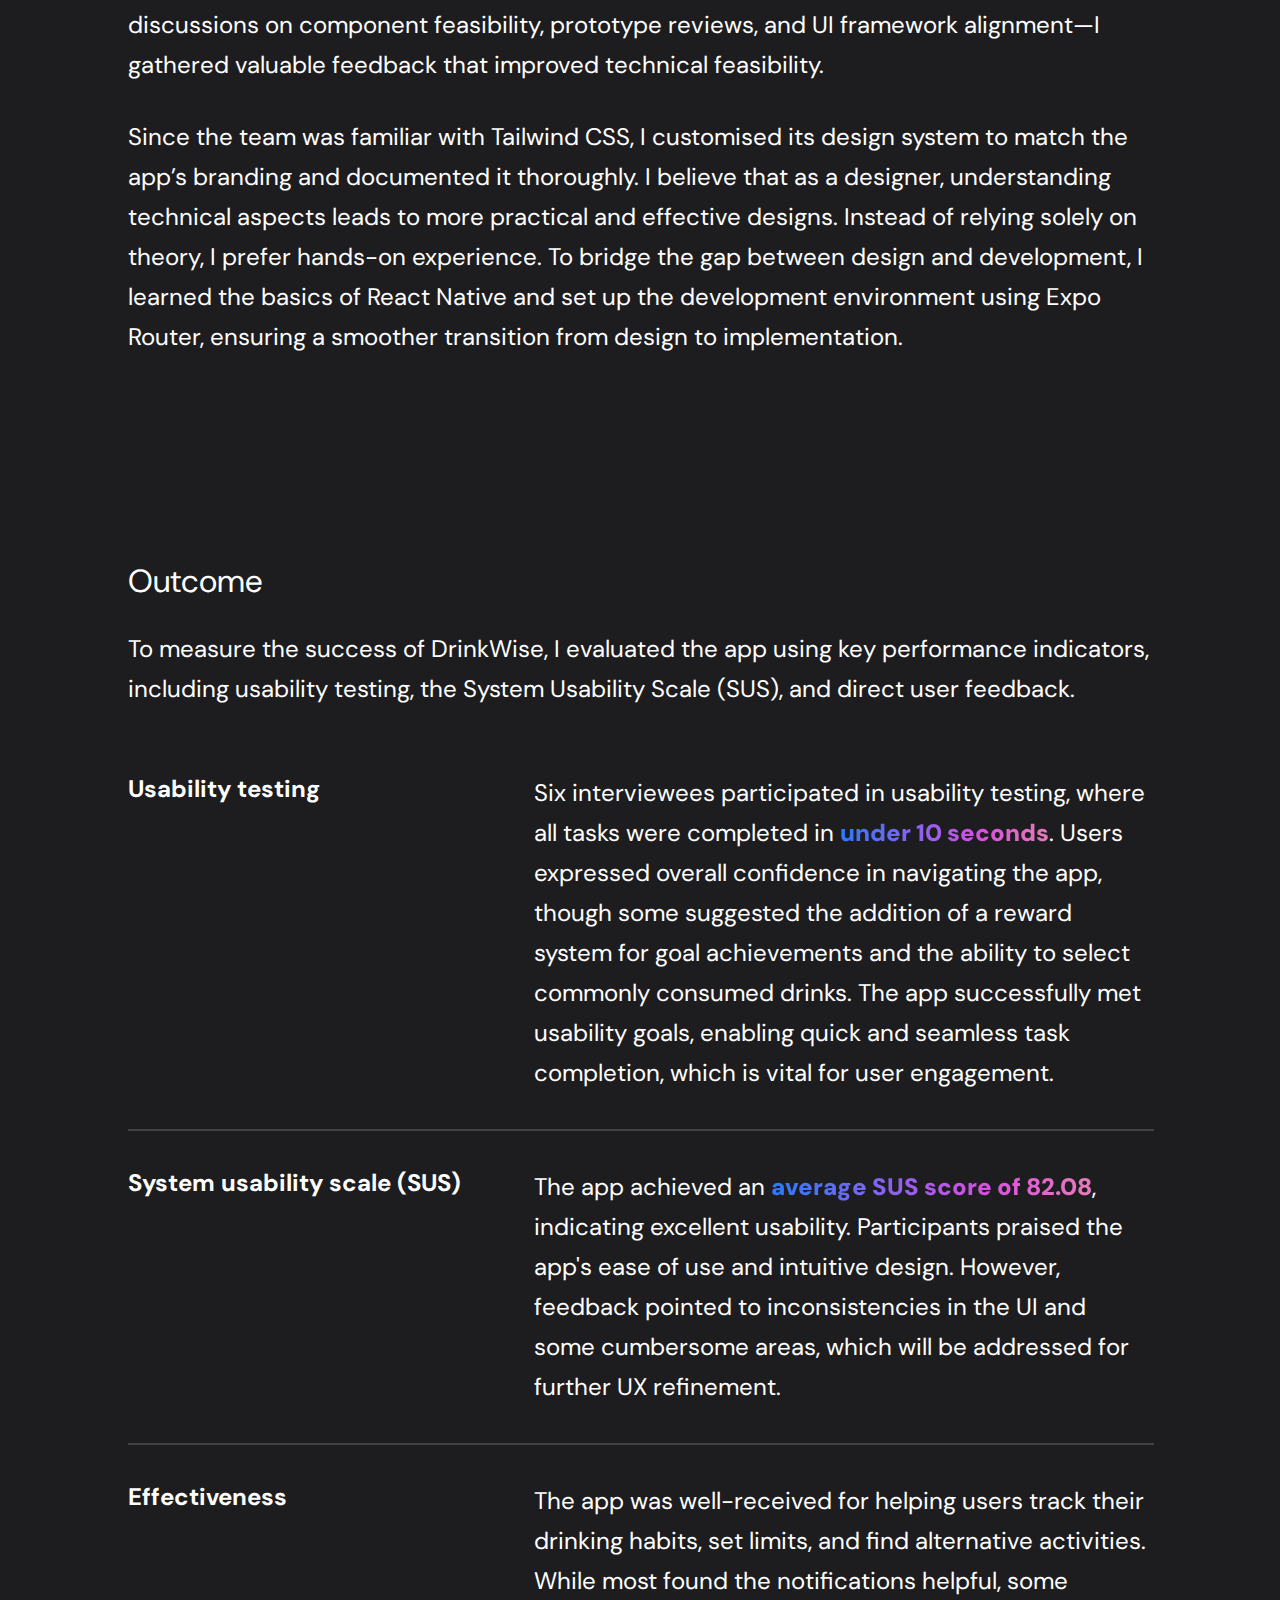
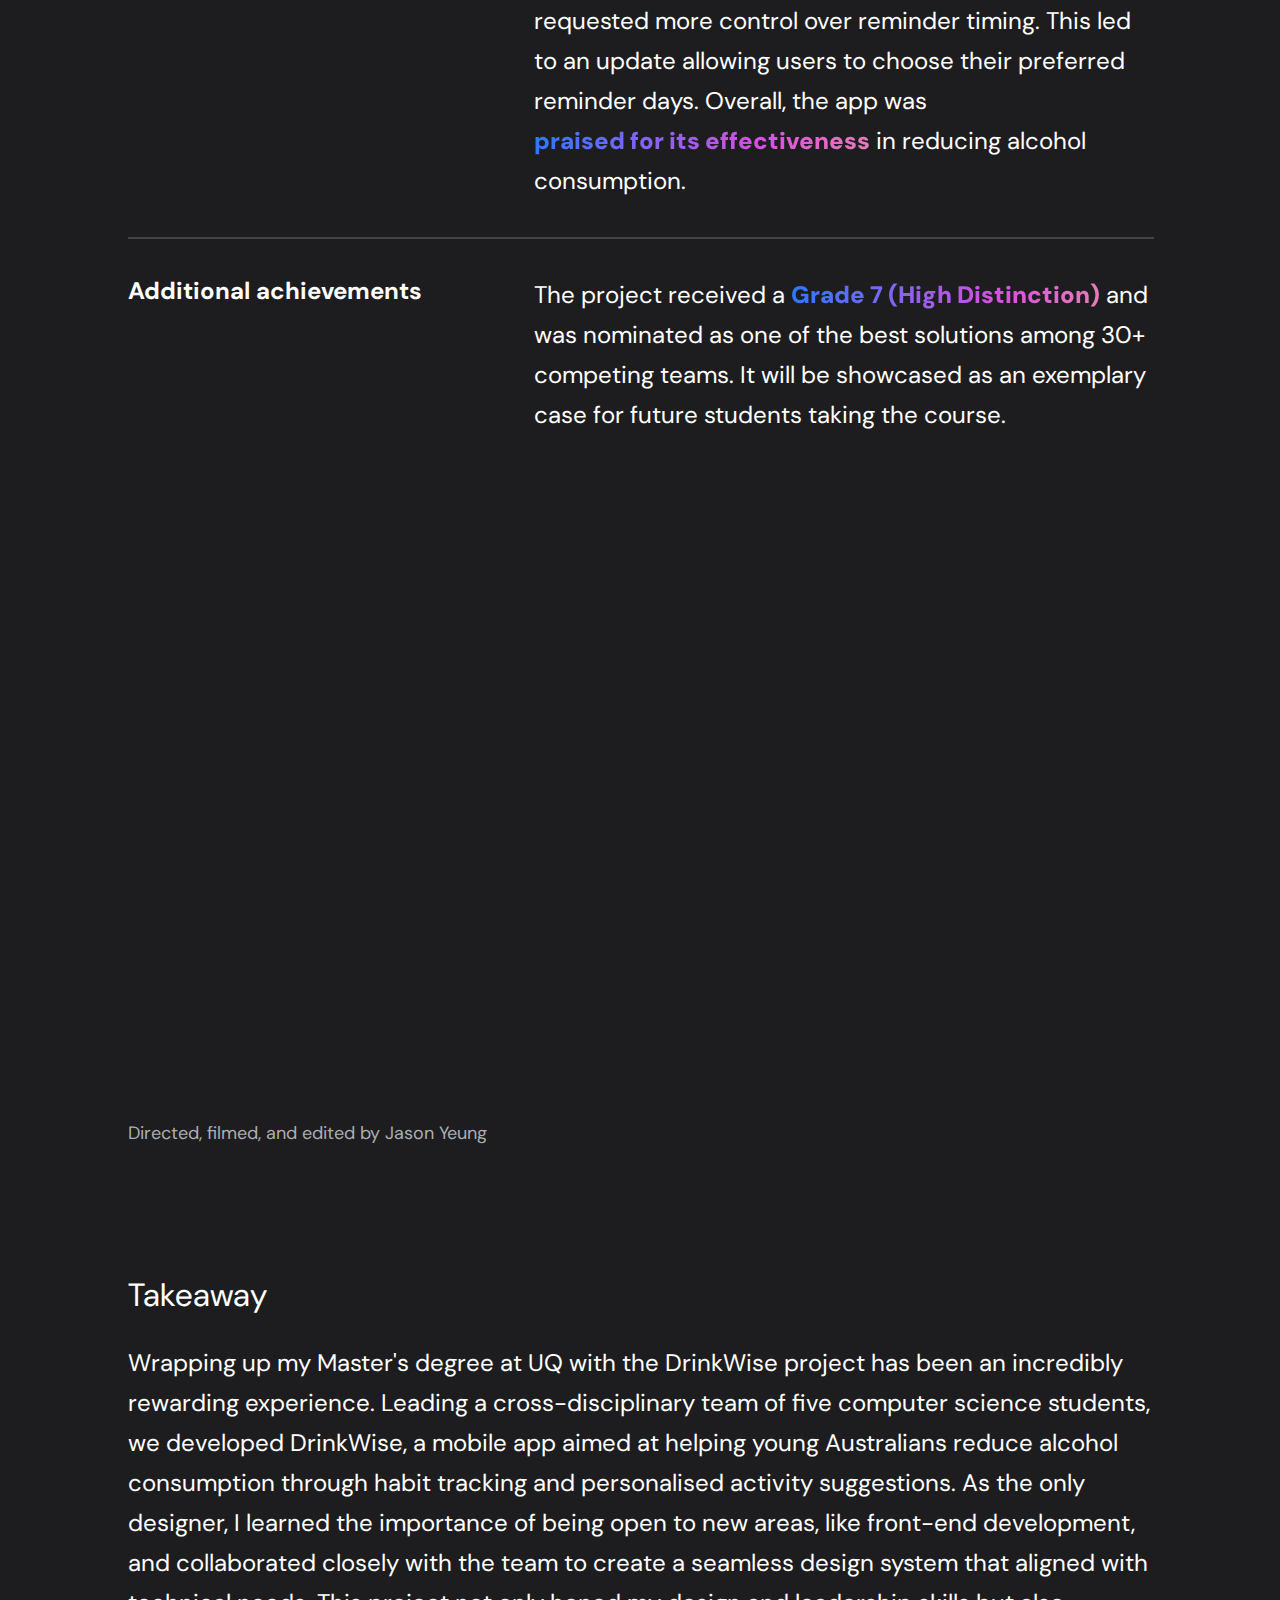
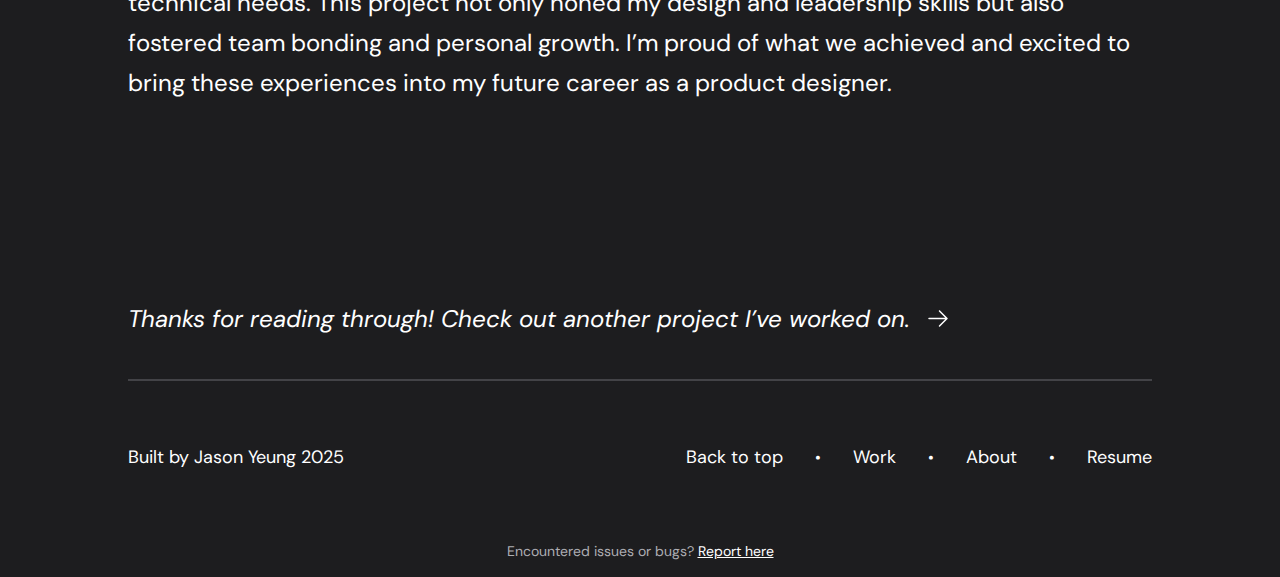
<file: work/drinkwise.html>
<!DOCTYPE html>
<html lang="en">
  <head>
    <meta charset="UTF-8" />
    <meta name="viewport" content="width=device-width, initial-scale=1.0" />
    <!-- Google Tag Manager -->
    <script>
      (function (w, d, s, l, i) {
        w[l] = w[l] || [];
        w[l].push({ "gtm.start": new Date().getTime(), event: "gtm.js" });
        var f = d.getElementsByTagName(s)[0],
          j = d.createElement(s),
          dl = l != "dataLayer" ? "&l=" + l : "";
        j.async = true;
        j.src = "https://www.googletagmanager.com/gtm.js?id=" + i + dl;
        f.parentNode.insertBefore(j, f);
      })(window, document, "script", "dataLayer", "GTM-PVZLT3RL");
    </script>
    <!-- End Google Tag Manager -->

    <link
      rel="apple-touch-icon"
      sizes="180x180"
      href="../assest/icons/apple-touch-icon.png"
    />
    <link
      rel="icon"
      type="image/png"
      sizes="32x32"
      href="../assest/icons/favicon-32x32.png"
    />
    <link
      rel="icon"
      type="image/png"
      sizes="16x16"
      href="../assest/icons/favicon-16x16.png"
    />
    <link rel="manifest" href="../assest/icons/site.webmanifest" />
    <link rel="stylesheet" href="../css/css_reset.css" />
    <link rel="stylesheet" href="../css/base.css" />
    <link rel="stylesheet" href="../css/layout.css" />
    <link rel="stylesheet" href="../css/components.css" />
    <script defer src="../js/backToTop.js"></script>
    <title>Jason Yeung's Portfolio | DrinkWise</title>
  </head>
  <body>
    <header class="header_wrapper">
      <a class="logo" href="../index.html">
        <img src="../assest/icons/logo.svg" />
      </a>
      <ul class="nav_links">
        <li><a href="../index.html">Work</a></li>
        <li><a href="../about.html">About</a></li>
        <li>
          <a
            href="https://drive.google.com/file/d/18sUgSm30N0fY4bPNVddClibvyko2GTL6/view?usp=sharing"
            target="_blank"
            >Resume</a
          >
        </li>
      </ul>
    </header>
    <div class="body_wrapper">
      <div class="page_section">
        <div class="hero_image">
          <img loading="lazy" src="../assest/drinkwise/dw_hero_image.webp" />
        </div>
        <div class="project_header">
          <h1>DrinkWise: Smart Drinking Habit Tracker</h1>
          <h2>University of Queensland | Product Designer, 2024</h2>
        </div>
        <div>
          <p class="body_text">
            DrinkWise is a mobile app designed to help young Australians curb
            alcohol consumption through personalised support, habit tracking,
            and healthier social alternatives. As my capstone project for my
            master's degree, our team tackled the issue of alcohol abuse by
            creating a solution that promotes long-term behavioural change.
          </p>
          <br />
          <p class="body_text">
            In this project, I led a team of five computer science students,
            serving as the sole designer and front-end developer. Beyond
            crafting an intuitive UI and building a cohesive design system, I
            acted as the bridge between design and development, ensuring
            seamless implementation. I collaborated closely with developers,
            collecting feedback to refine interactions and translate designs
            into practical, scalable solutions. Additionally, I aligned
            individual contributions with project goals and timelines,
            reinforcing a strong balance between innovation and feasibility.
          </p>
        </div>
        <div class="work_preview">
          <img loading="lazy" src="../assest/drinkwise/dw_app_preview.webp" />
        </div>
      </div>
      <div class="page_section">
        <div class="text_heading">
          <h2>Building a strong foundation for collaboration</h2>
        </div>
        <p class="body_text">
          From the outset, I prioritised understanding my team members’
          strengths and backgrounds to foster effective collaboration. Since we
          had never worked together before, I initiated conversations to align
          expectations and define clear project goals. To bridge the gap between
          design and development, I asked three key questions:
        </p>
        <br />
        <div class="list_wrapper">
          <div class="list_item">
            <span>🎨</span>
            <p>How have you worked with designers in the past?</p>
          </div>
          <div class="list_item">
            <span>🚀</span>
            <p>How do you think a design can be practically implemented?</p>
          </div>
          <div class="list_item">
            <span>📐</span>
            <p>
              Are there any frameworks you are familiar with and would like to
              use?
            </p>
          </div>
        </div>
        <br />
        <br />
        <p class="body_text">
          These discussions provided valuable insights into the team’s
          experience with design and development, shaping how I approached the
          design process. By understanding their technical preferences and
          constraints, I tailored the level of design detail to ensure seamless
          implementation. This early alignment laid the groundwork for an
          efficient workflow, enabling us to build an intuitive and technically
          feasible solution together.
        </p>
      </div>
      <div class="page_section">
        <div class="text_heading"><h2>The challenge</h2></div>
        <p class="body_text">
          When we first embarked on this project, we quickly realised the
          severity of alcohol overconsumption, especially among young adults.
          The issue became even more personal when some of our friends were
          involved in drunk driving incidents, nearly causing accidents and
          injuries. This firsthand experience reinforced our determination to
          tackle the problem. Through extensive research, we discovered that
          social pressure and stress were major contributors to frequent
          drinking habits, shaping our approach to design a solution that not
          only tracks alcohol intake but also offers healthier, socially
          engaging alternatives.
        </p>
        <div class="work_preview">
          <img
            loading="lazy"
            src="../assest/drinkwise/dw_affinity_diagram.webp"
          />
        </div>
      </div>
      <div class="page_section">
        <div class="text_heading">
          <h2>Empowering behavioural change through design</h2>
        </div>
        <p class="body_text">
          Our design prioritises user freedom after discovering that many young
          adults feel dissatisfied when products overwhelm them with excessive
          control or information, especially when addressing personal habits.
          Instead of taking an intrusive approach, we designed features that
          gently guide users toward self-awareness and change, ensuring they
          feel empowered rather than restricted.
        </p>
        <div class="concept_wrapper">
          <div>
            <img loading="lazy" src="../assest/drinkwise/dw_dashboard.webp" />
          </div>
          <div class="concept_title">
            <h3>Dynamic dashboard – visualising progress for motivation</h3>
          </div>
          <div class="table_wrapper">
            <div class="row_wrapper">
              <h3>User pain point</h3>
              <p class="body_text">
                Many young adults want to reduce their drinking, but existing
                apps fail to provide meaningful progress tracking or a sense of
                achievement when they make positive changes. Without clear
                feedback, users struggle to stay motivated.
              </p>
            </div>
            <hr />
            <div class="row_wrapper">
              <h3>Goal</h3>
              <p class="body_text">
                Create a dashboard that offers real-time insights into drinking
                patterns, reinforcing progress with positive reinforcement and
                actionable feedback.
              </p>
            </div>
            <hr />
            <div class="row_wrapper">
              <h3>Design solution</h3>
              <div class="list_wrapper">
                <div class="list_item">
                  <span>✅</span>
                  <p>
                    Tracks users’ goals and shows weekly achievements to
                    reinforce motivation.
                  </p>
                </div>
                <div class="list_item">
                  <span>✅</span>
                  <p>
                    Displays drinking activity reduction trends for
                    self-awareness.
                  </p>
                </div>
                <div class="list_item">
                  <span>✅</span>
                  <p>
                    Provides cumulative progress tracking since app adoption.
                  </p>
                </div>
                <div class="list_item">
                  <span>✅</span>
                  <p>
                    Sends push notifications to report milestones and keep users
                    engaged.
                  </p>
                </div>
              </div>
            </div>
          </div>
        </div>
        <div class="concept_wrapper">
          <div>
            <img loading="lazy" src="../assest/drinkwise/dw_activityLog.webp" />
          </div>
          <div class="concept_title">
            <h3>Drinking activity log – encouraging self-reflection</h3>
          </div>
          <div class="table_wrapper">
            <div class="row_wrapper">
              <h3>User pain point</h3>
              <p class="body_text">
                Young adults often neglect or forget their drinking habits,
                making it difficult for them to reflect on patterns and
                understand the triggers behind their behaviour. Our research
                revealed that many interviewees experienced moments of
                self-reflection but lacked a clear record to analyse their
                habits.
              </p>
            </div>
            <hr />
            <div class="row_wrapper">
              <h3>Goal</h3>
              <p class="body_text">
                Introduce a detailed logging system that encourages
                self-awareness, helping users identify drinking patterns and
                make more informed choices.
              </p>
            </div>
            <hr />
            <div class="row_wrapper">
              <h3>Design solution</h3>
              <div class="list_wrapper">
                <div class="list_item">
                  <span>✅</span>
                  <p>
                    Allows users to log drinking activities with timestamps and
                    contextual details.
                  </p>
                </div>
                <div class="list_item">
                  <span>✅</span>
                  <p>
                    Enables them to review past records, fostering reflection
                    and awareness.
                  </p>
                </div>
                <div class="list_item">
                  <span>✅</span>
                  <p>
                    Contributes to progress tracking, reinforcing
                    accountability.
                  </p>
                </div>
              </div>
            </div>
          </div>
        </div>
        <div class="concept_wrapper">
          <div>
            <img loading="lazy" src="../assest/drinkwise/dw_socialEvent.webp" />
          </div>
          <div class="concept_title">
            <h3>
              Personalised social event recommendations – alternatives to
              drinking
            </h3>
          </div>
          <div class="table_wrapper">
            <div class="row_wrapper">
              <h3>User pain point</h3>
              <p class="body_text">
                Many young adults associate alcohol with social confidence and
                peer acceptance. Some feel pressured to drink in social
                settings, making it difficult to engage in alcohol-free
                experiences.
              </p>
            </div>
            <hr />
            <div class="row_wrapper">
              <h3>Goal</h3>
              <p class="body_text">
                Social engagement without alcohol by recommending fulfilling,
                alternative activities tailored to users' interests.
              </p>
            </div>
            <hr />
            <div class="row_wrapper">
              <h3>Design solution</h3>
              <div class="list_wrapper">
                <div class="list_item">
                  <span>✅</span>
                  <p>
                    Suggests personalised social events based on user
                    preferences.
                  </p>
                </div>
                <div class="list_item">
                  <span>✅</span>
                  <p>
                    Uses push notifications to recommend alternative activities
                    at key moments.
                  </p>
                </div>
                <div class="list_item">
                  <span>✅</span>
                  <p>
                    Reinforces the idea that meaningful social experiences don't
                    have to involve alcohol.
                  </p>
                </div>
              </div>
            </div>
          </div>
        </div>
      </div>

      <div class="page_section">
        <div class="text_heading"><h2>Prototype</h2></div>
        <iframe
          class="prototype"
          src="https://embed.figma.com/proto/Og4NqKVR4xMojHA2FyzOpB/Studio3--Build?page-id=1%3A15&node-id=73-504&viewport=225%2C233%2C0.15&scaling=scale-down&content-scaling=fixed&starting-point-node-id=73%3A504&show-proto-sidebar=1&embed-host=share"
          allowfullscreen
        ></iframe>
      </div>

      <div class="page_section">
        <div class="text_heading">
          <h2>Translating design into implementation</h2>
        </div>
        <p class="body_text">
          To ensure seamless implementation, I maintained constant communication
          with the development team throughout the design process. By involving
          developers early—through discussions on component feasibility,
          prototype reviews, and UI framework alignment—I gathered valuable
          feedback that improved technical feasibility.
        </p>
        <br />
        <p class="body_text">
          Since the team was familiar with Tailwind CSS, I customised its design
          system to match the app’s branding and documented it thoroughly. I
          believe that as a designer, understanding technical aspects leads to
          more practical and effective designs. Instead of relying solely on
          theory, I prefer hands-on experience. To bridge the gap between design
          and development, I learned the basics of React Native and set up the
          development environment using Expo Router, ensuring a smoother
          transition from design to implementation.
        </p>
        <div class="work_preview">
          <img loading="lazy" src="../assest/drinkwise/dw_designSystem.webp" />
        </div>
      </div>

      <div class="page_section">
        <div class="text_heading"><h2>Outcome</h2></div>
        <p class="body_text">
          To measure the success of DrinkWise, I evaluated the app using key
          performance indicators, including usability testing, the System
          Usability Scale (SUS), and direct user feedback.
        </p>
        <br />
        <br />
        <div class="table_wrapper">
          <div class="row_wrapper">
            <h3>Usability testing</h3>
            <p class="body_text">
              Six interviewees participated in usability testing, where all
              tasks were completed in
              <b class="gradient-highlight">under 10 seconds</b>. Users
              expressed overall confidence in navigating the app, though some
              suggested the addition of a reward system for goal achievements
              and the ability to select commonly consumed drinks. The app
              successfully met usability goals, enabling quick and seamless task
              completion, which is vital for user engagement.
            </p>
          </div>
          <hr />
          <div class="row_wrapper">
            <h3>System usability scale (SUS)</h3>
            <p class="body_text">
              The app achieved an
              <b class="gradient-highlight">average SUS score of 82.08</b>,
              indicating excellent usability. Participants praised the app's
              ease of use and intuitive design. However, feedback pointed to
              inconsistencies in the UI and some cumbersome areas, which will be
              addressed for further UX refinement.
            </p>
          </div>
          <hr />
          <div class="row_wrapper">
            <h3>Effectiveness</h3>
            <p class="body_text">
              The app was well-received for helping users track their drinking
              habits, set limits, and find alternative activities. While most
              found the notifications helpful, some requested more control over
              reminder timing. This led to an update allowing users to choose
              their preferred reminder days. Overall, the app was
              <b class="gradient-highlight">praised for its effectiveness</b> in
              reducing alcohol consumption.
            </p>
          </div>
          <hr />
          <div class="row_wrapper">
            <h3>Additional achievements</h3>
            <p class="body_text">
              The project received a
              <b class="gradient-highlight">Grade 7 (High Distinction)</b> and
              was nominated as one of the best solutions among 30+ competing
              teams. It will be showcased as an exemplary case for future
              students taking the course.
            </p>
          </div>
        </div>
        <div class="video_wrapper">
          <iframe
            width="100%"
            height="600vh"
            style="border-radius: 0.25rem"
            src="https://www.youtube.com/embed/1vpFeix-5pA?si=MRNL0AbobmwJ9_9c"
            title="YouTube video player"
            frameborder="0"
            allow="accelerometer; autoplay; clipboard-write; encrypted-media; gyroscope; picture-in-picture; web-share"
            referrerpolicy="strict-origin-when-cross-origin"
            allowfullscreen
          ></iframe>
          <p class="work_subtitle">
            Directed, filmed, and edited by Jason Yeung
          </p>
        </div>
      </div>

      <div class="page_section">
        <div class="text_heading">
          <h2>Takeaway</h2>
        </div>
        <p class="body_text">
          Wrapping up my Master's degree at UQ with the DrinkWise project has
          been an incredibly rewarding experience. Leading a cross-disciplinary
          team of five computer science students, we developed DrinkWise, a
          mobile app aimed at helping young Australians reduce alcohol
          consumption through habit tracking and personalised activity
          suggestions. As the only designer, I learned the importance of being
          open to new areas, like front-end development, and collaborated
          closely with the team to create a seamless design system that aligned
          with technical needs. This project not only honed my design and
          leadership skills but also fostered team bonding and personal growth.
          I’m proud of what we achieved and excited to bring these experiences
          into my future career as a product designer.
        </p>
        <div class="work_preview">
          <img
            loading="lazy"
            style="width: 40%"
            src="../assest/drinkwise/dw_groupPhoto.webp"
          />
          <img
            loading="lazy"
            style="width: 40%"
            src="../assest/drinkwise/dw_exhibition.webp"
          />
        </div>
      </div>
      <div class="page_section">
        <a class="toNextPage" href="../work/fourseasons.html"
          >Thanks for reading through! Check out another project I’ve worked on.
          <img src="../assest/icons/arrow-right.svg"
        /></a>
      </div>
    </div>

    <footer class="footer_wrapper">
      <hr class="line_divider" />
      <div class="footer_body">
        <p>Built by Jason Yeung 2025</p>
        <ul class="nav_links">
          <li><a id="backToTop">Back to top</a></li>
          <li><span class="dot_break">•</span></li>
          <li><a href="../index.html">Work</a></li>
          <li><span class="dot_break">•</span></li>
          <li><a href="../about.html">About</a></li>
          <li><span class="dot_break">•</span></li>
          <li>
            <a
              href="https://drive.google.com/file/d/18sUgSm30N0fY4bPNVddClibvyko2GTL6/view?usp=sharing"
              target="_blank"
              >Resume</a
            >
          </li>
        </ul>
      </div>
      <div class="msg_wrapper">
        <p>
          Encountered issues or bugs?
          <a href="mailto:jasonyeung216@gmail.com" class="report-link"
            >Report here</a
          >
        </p>
      </div>
    </footer>
    <!-- Google Tag Manager (noscript) -->
    <noscript
      ><iframe
        src="https://www.googletagmanager.com/ns.html?id=GTM-PVZLT3RL"
        height="0"
        width="0"
        style="display: none; visibility: hidden"
      ></iframe
    ></noscript>
    <!-- End Google Tag Manager (noscript) -->
  </body>
</html>
</file>
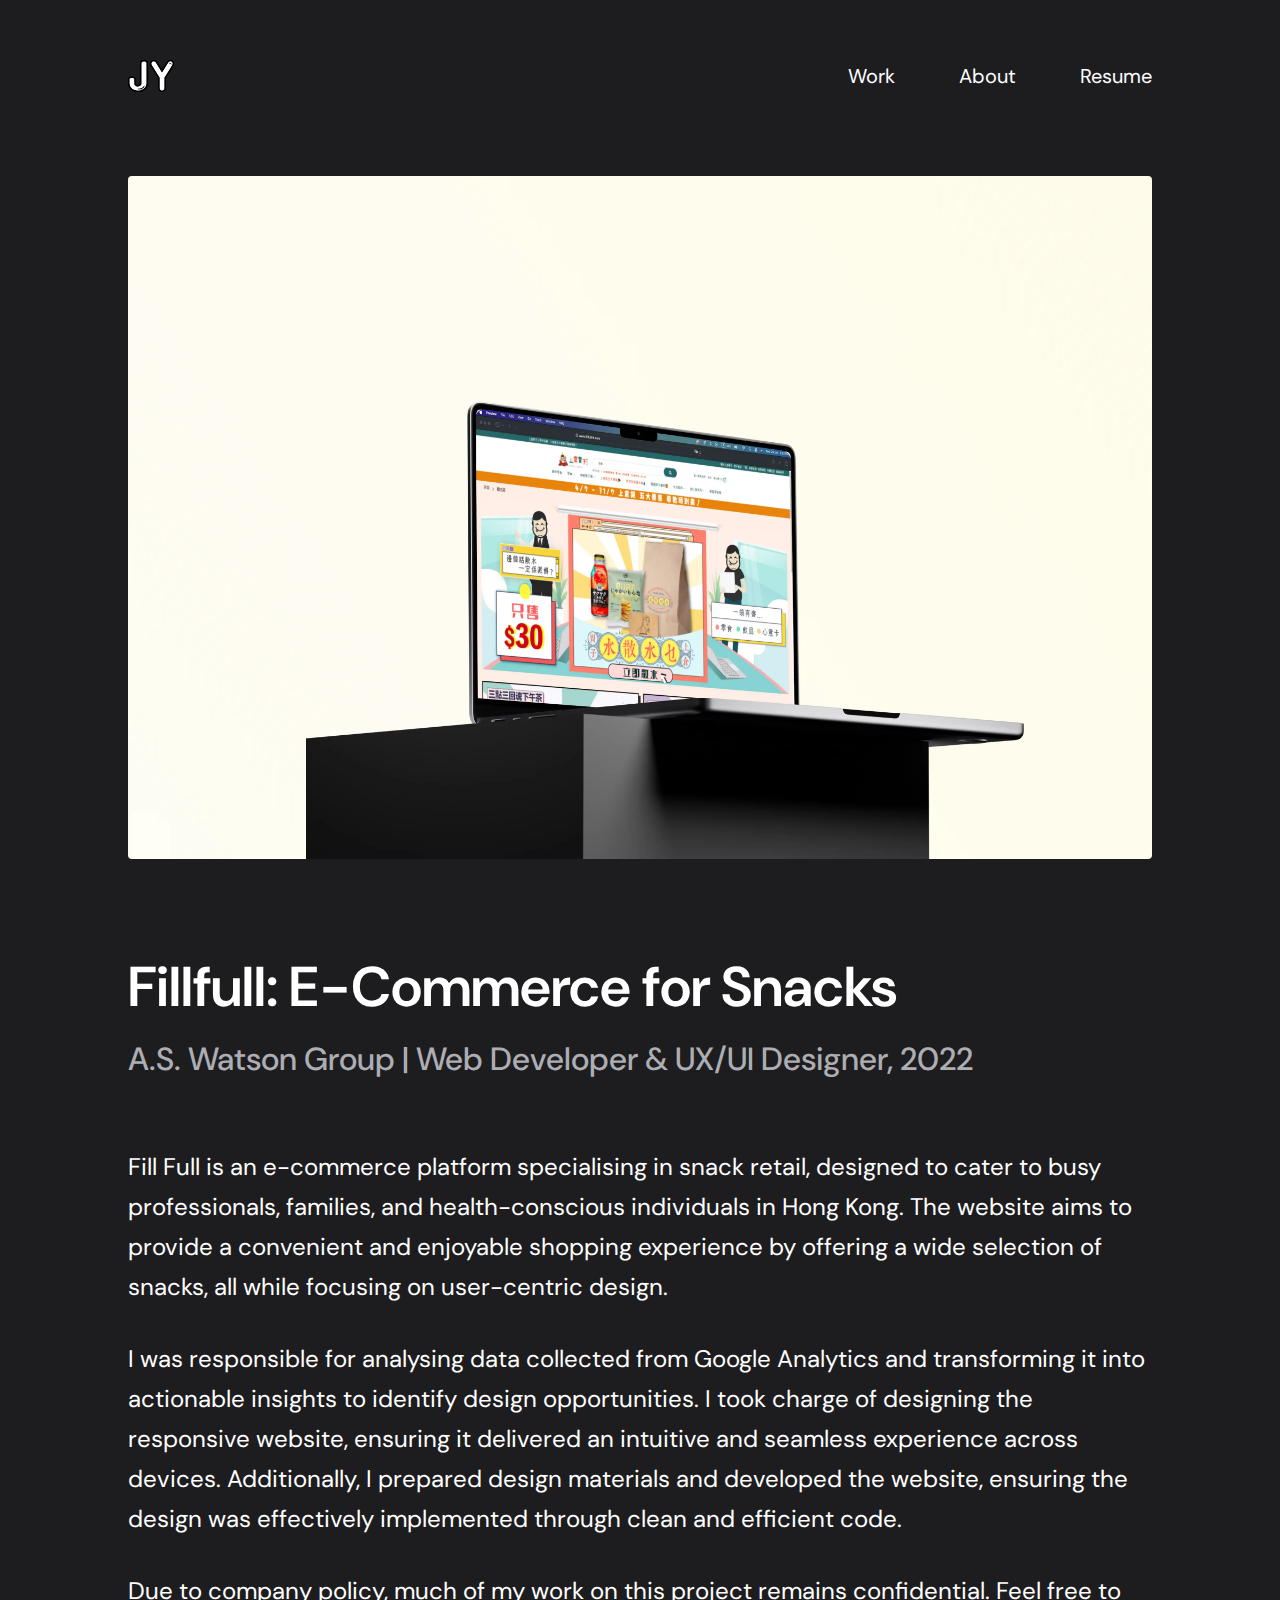
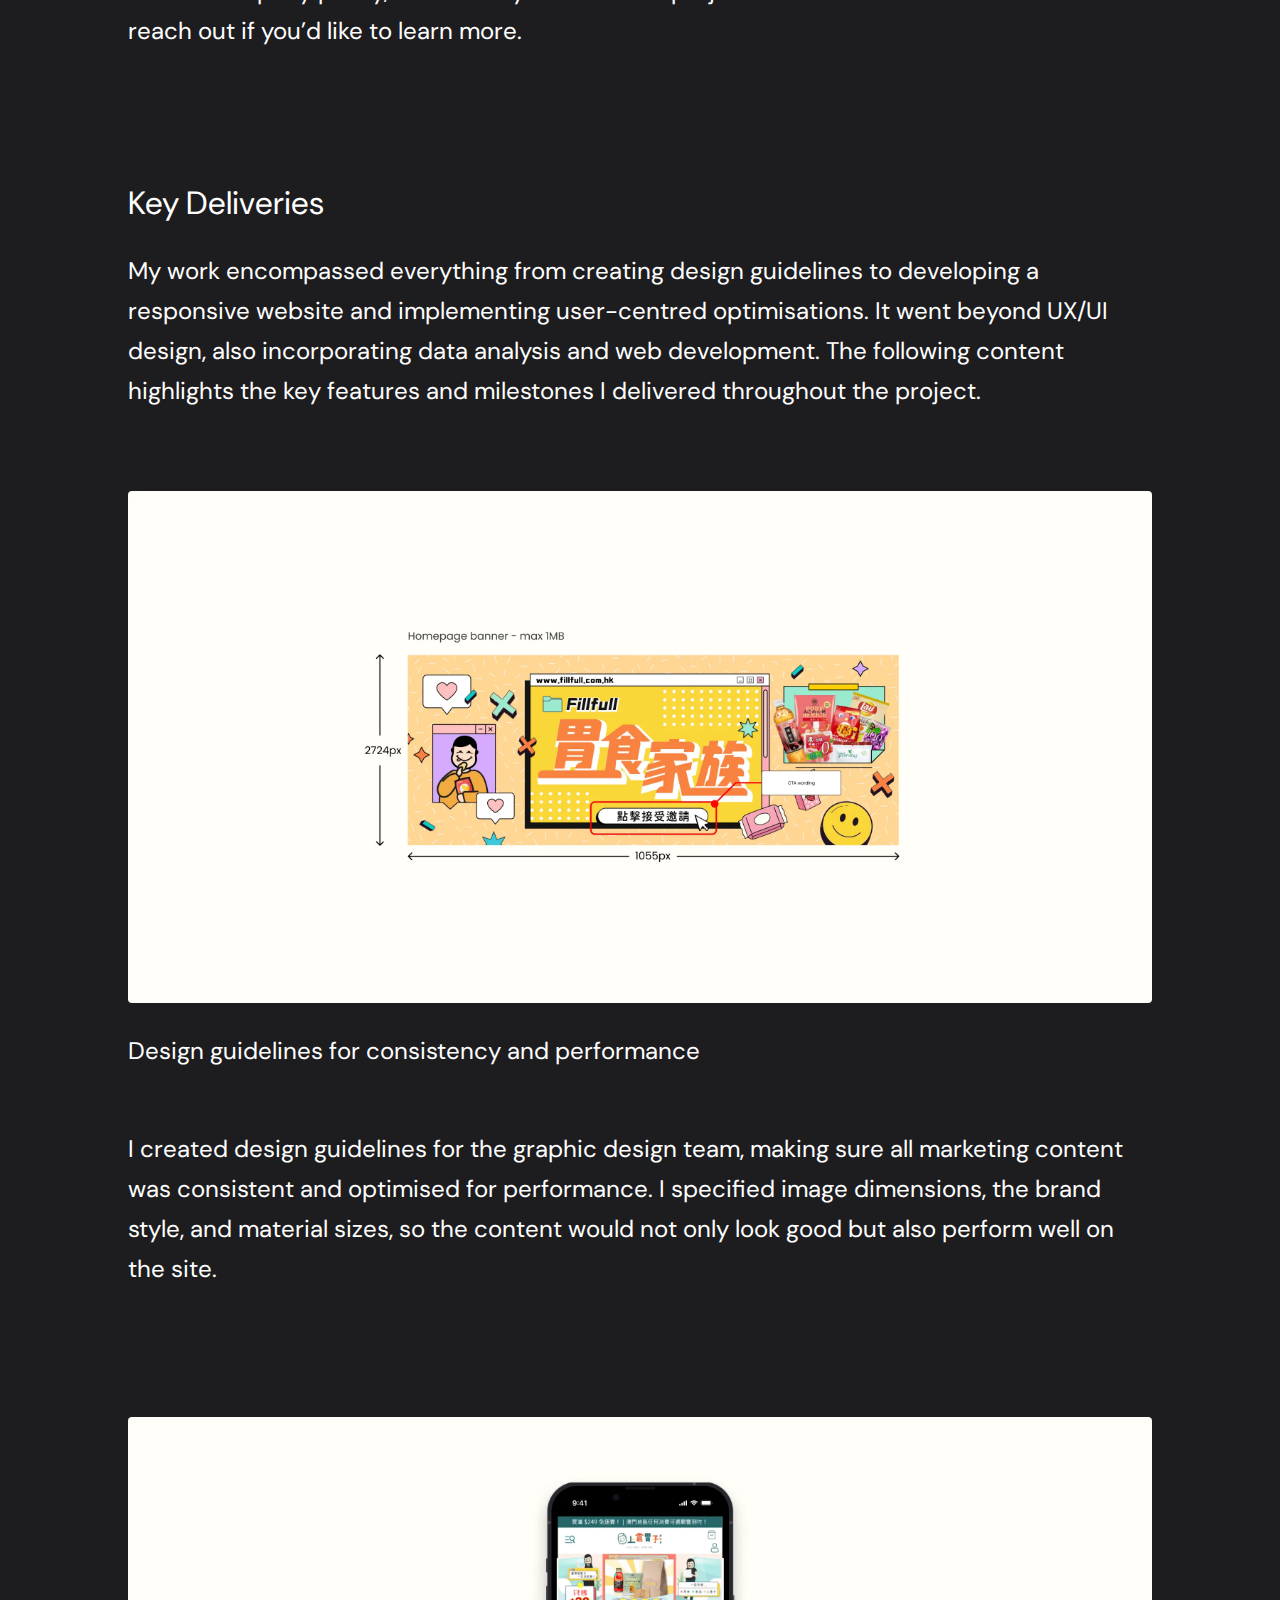
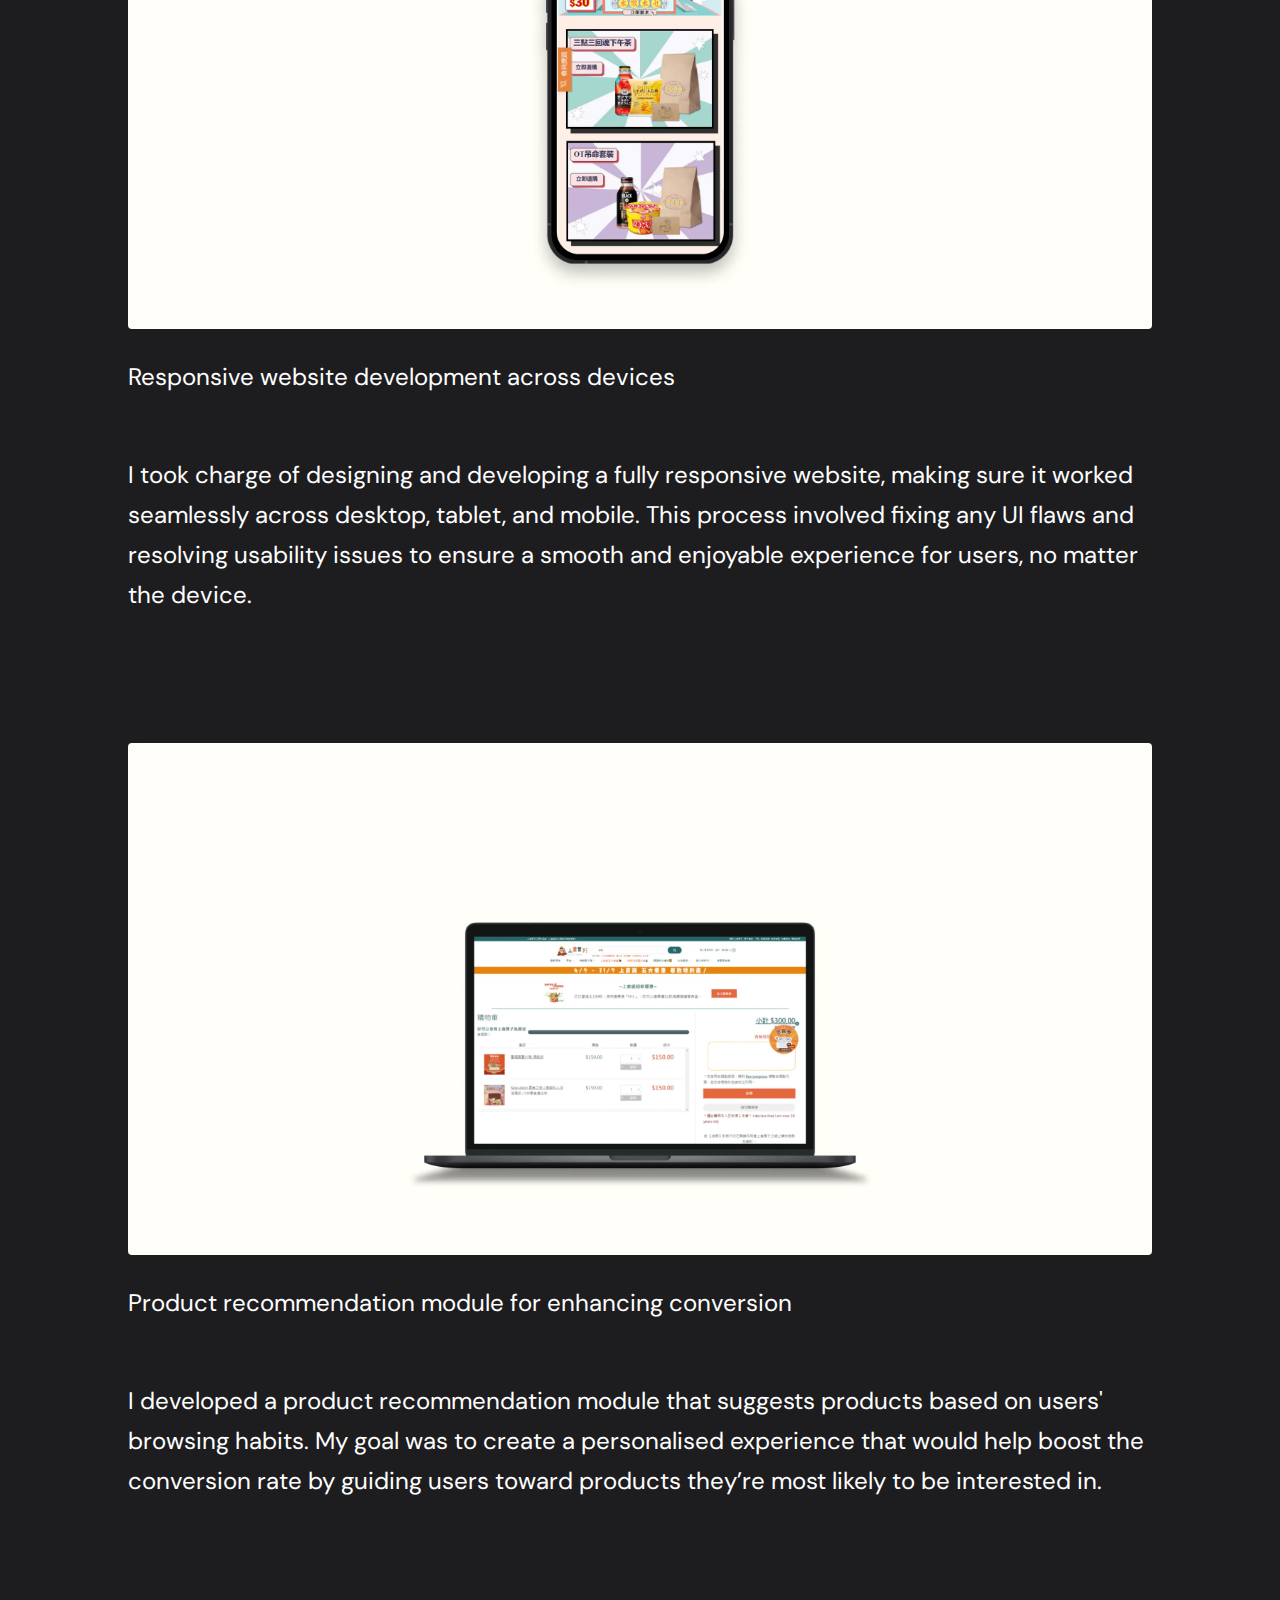
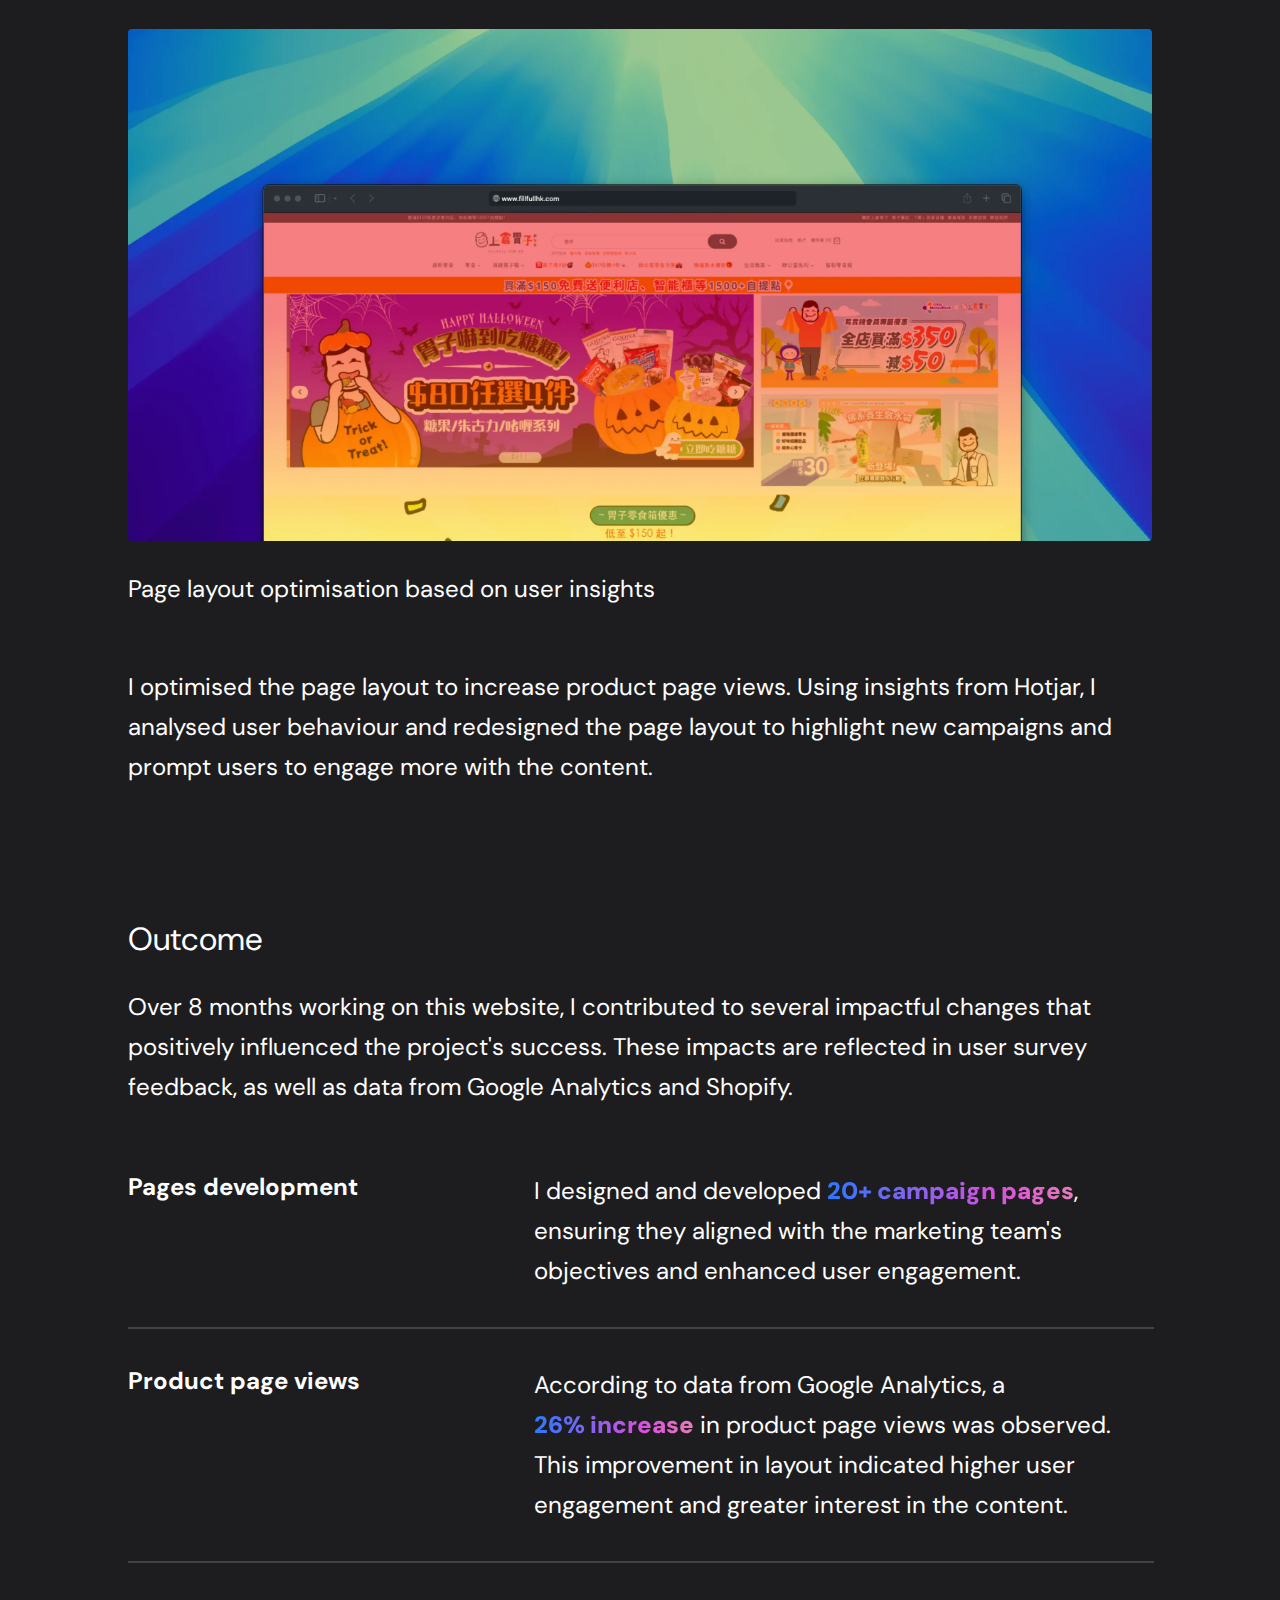
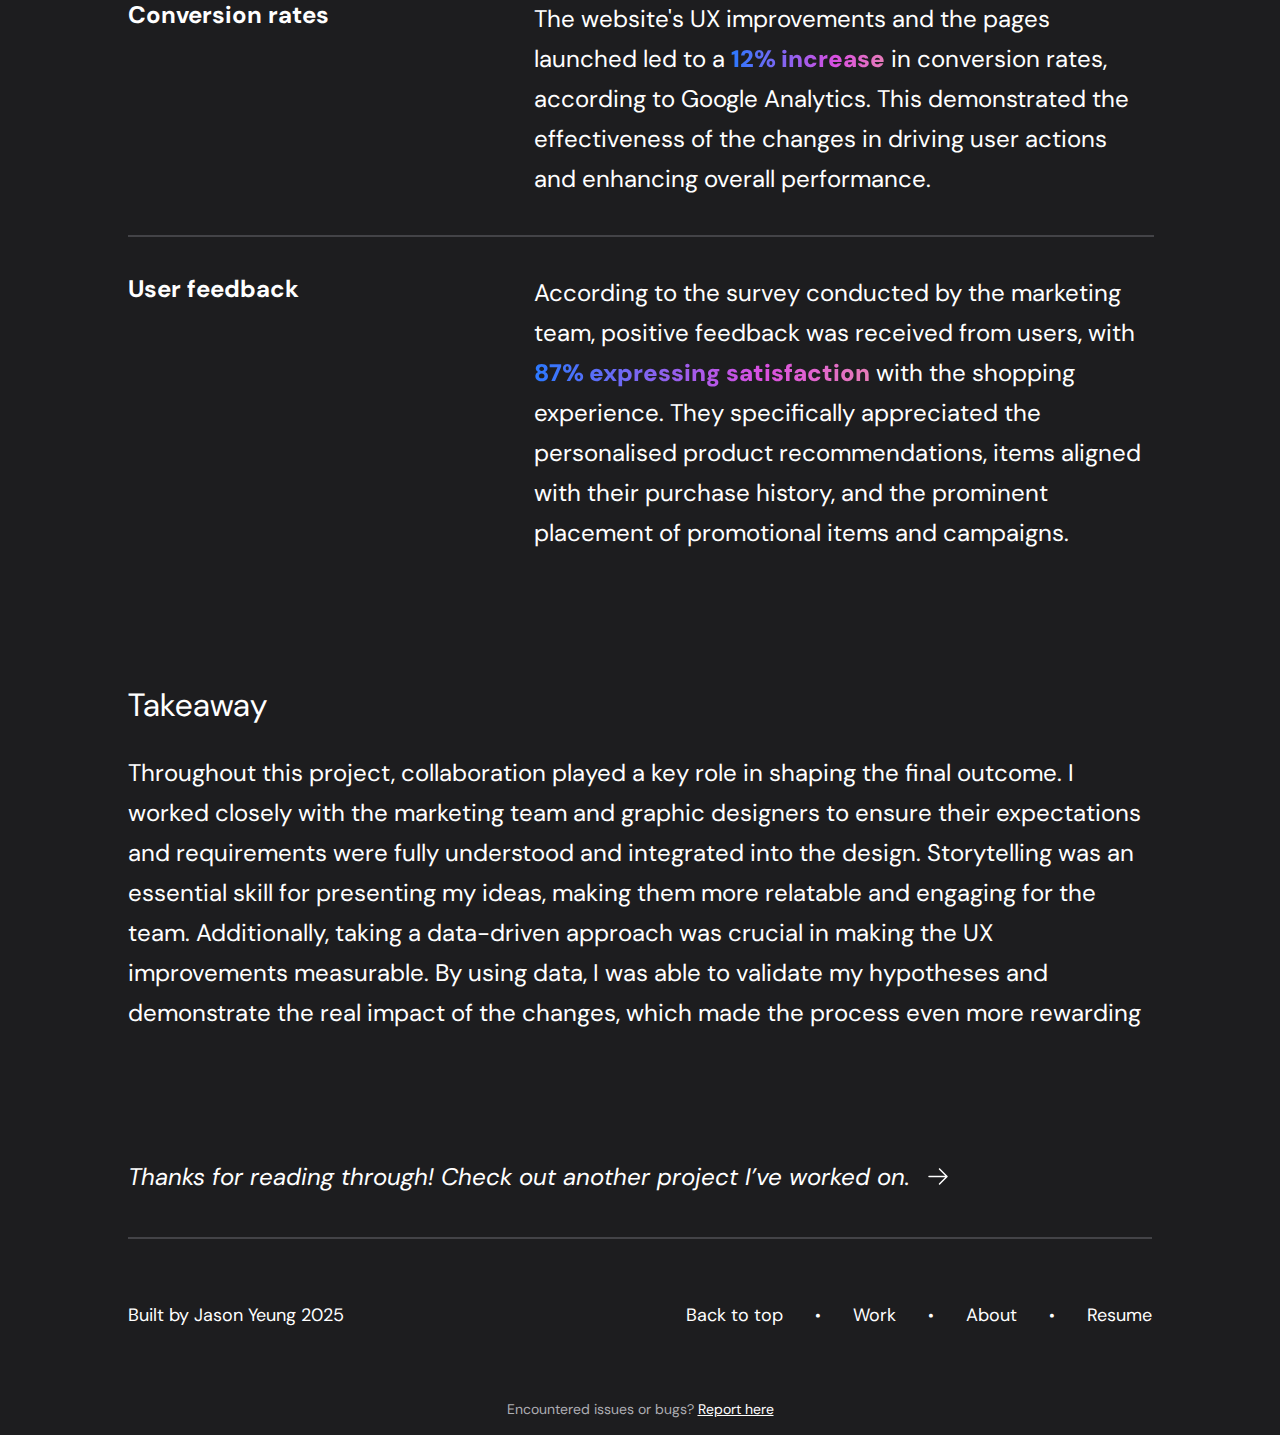
<file: work/fillfull.html>
<!DOCTYPE html>
<html lang="en">
  <head>
    <meta charset="UTF-8" />
    <meta name="viewport" content="width=device-width, initial-scale=1.0" />
    <!-- Google Tag Manager -->
    <script>
      (function (w, d, s, l, i) {
        w[l] = w[l] || [];
        w[l].push({ "gtm.start": new Date().getTime(), event: "gtm.js" });
        var f = d.getElementsByTagName(s)[0],
          j = d.createElement(s),
          dl = l != "dataLayer" ? "&l=" + l : "";
        j.async = true;
        j.src = "https://www.googletagmanager.com/gtm.js?id=" + i + dl;
        f.parentNode.insertBefore(j, f);
      })(window, document, "script", "dataLayer", "GTM-PVZLT3RL");
    </script>
    <!-- End Google Tag Manager -->
    <link
      rel="apple-touch-icon"
      sizes="180x180"
      href="../assest/icons/apple-touch-icon.png"
    />
    <link
      rel="icon"
      type="image/png"
      sizes="32x32"
      href="../assest/icons/favicon-32x32.png"
    />
    <link
      rel="icon"
      type="image/png"
      sizes="16x16"
      href="../assest/icons/favicon-16x16.png"
    />
    <link rel="manifest" href="../assest/icons/site.webmanifest" />
    <link rel="stylesheet" href="../css/css_reset.css" />
    <link rel="stylesheet" href="../css/base.css" />
    <link rel="stylesheet" href="../css/layout.css" />
    <link rel="stylesheet" href="../css/components.css" />
    <script defer src="../js/backToTop.js"></script>
    <title>Jason Yeung's Portfolio | FillFull HK</title>
  </head>
  <body>
    <header class="header_wrapper">
      <a class="logo" href="../index.html">
        <img src="../assest/icons/logo.svg" />
      </a>
      <ul class="nav_links">
        <li><a href="../index.html">Work</a></li>
        <li><a href="../about.html">About</a></li>
        <li>
          <a
            href="https://drive.google.com/file/d/18sUgSm30N0fY4bPNVddClibvyko2GTL6/view?usp=sharing"
            target="_blank"
            >Resume</a
          >
        </li>
      </ul>
    </header>
    <div class="body_wrapper">
      <div class="page_section">
        <div class="hero_image">
          <img loading="lazy" src="../assest/fillfull/ff_hero_image.webp" />
        </div>
        <div class="project_header">
          <h1>Fillfull: E-Commerce for Snacks</h1>
          <h2>A.S. Watson Group | Web Developer & UX/UI Designer, 2022</h2>
        </div>
        <div>
          <p class="body_text">
            Fill Full is an e-commerce platform specialising in snack retail,
            designed to cater to busy professionals, families, and
            health-conscious individuals in Hong Kong. The website aims to
            provide a convenient and enjoyable shopping experience by offering a
            wide selection of snacks, all while focusing on user-centric design.
          </p>
          <br />
          <p class="body_text">
            I was responsible for analysing data collected from Google Analytics
            and transforming it into actionable insights to identify design
            opportunities. I took charge of designing the responsive website,
            ensuring it delivered an intuitive and seamless experience across
            devices. Additionally, I prepared design materials and developed the
            website, ensuring the design was effectively implemented through
            clean and efficient code.
          </p>
          <br />
          <p class="body_text">
            Due to company policy, much of my work on this project remains
            confidential. Feel free to reach out if you’d like to learn more.
          </p>
        </div>
      </div>
      <div class="page_section">
        <div class="text_heading"><h2>Key Deliveries</h2></div>
        <p class="body_text">
          My work encompassed everything from creating design guidelines to
          developing a responsive website and implementing user-centred
          optimisations. It went beyond UX/UI design, also incorporating data
          analysis and web development. The following content highlights the key
          features and milestones I delivered throughout the project.
        </p>
        <div class="concept_wrapper">
          <div>
            <img loading="lazy" src="../assest/fillfull/ff_designGuide.webp" />
          </div>
          <div class="concept_title">
            <h3>Design guidelines for consistency and performance</h3>
          </div>
          <p class="body_text" style="margin-top: -2vh">
            I created design guidelines for the graphic design team, making sure
            all marketing content was consistent and optimised for performance.
            I specified image dimensions, the brand style, and material sizes,
            so the content would not only look good but also perform well on the
            site.
          </p>
        </div>
        <div class="concept_wrapper">
          <div>
            <img loading="lazy" src="../assest/fillfull/ff_responsive.webp" />
          </div>
          <div class="concept_title">
            <h3>Responsive website development across devices</h3>
          </div>
          <p class="body_text" style="margin-top: -2vh">
            I took charge of designing and developing a fully responsive
            website, making sure it worked seamlessly across desktop, tablet,
            and mobile. This process involved fixing any UI flaws and resolving
            usability issues to ensure a smooth and enjoyable experience for
            users, no matter the device.
          </p>
        </div>
        <div class="concept_wrapper">
          <div>
            <img
              loading="lazy"
              src="../assest/fillfull/ff_recommendation.webp"
            />
          </div>
          <div class="concept_title">
            <h3>Product recommendation module for enhancing conversion</h3>
          </div>
          <p class="body_text" style="margin-top: -2vh">
            I developed a product recommendation module that suggests products
            based on users' browsing habits. My goal was to create a
            personalised experience that would help boost the conversion rate by
            guiding users toward products they’re most likely to be interested
            in.
          </p>
        </div>
        <div class="concept_wrapper">
          <div>
            <img loading="lazy" src="../assest/fillfull/ff_heatmap.webp" />
          </div>
          <div class="concept_title">
            <h3>Page layout optimisation based on user insights</h3>
          </div>
          <p class="body_text" style="margin-top: -2vh">
            I optimised the page layout to increase product page views. Using
            insights from Hotjar, I analysed user behaviour and redesigned the
            page layout to highlight new campaigns and prompt users to engage more with
            the content.
          </p>
        </div>
      </div>

      <div class="page_section">
        <div class="text_heading"><h2>Outcome</h2></div>
        <p class="body_text">
          Over 8 months working on this website, I contributed to several
          impactful changes that positively influenced the project's success.
          These impacts are reflected in user survey feedback, as well as data
          from Google Analytics and Shopify.
        </p>
        <br />
        <br />
        <div class="table_wrapper">
          <div class="row_wrapper">
            <h3>Pages development</h3>
            <p class="body_text">
              I designed and developed
              <b class="gradient-highlight">20+ campaign pages</b>, ensuring
              they aligned with the marketing team's objectives and enhanced
              user engagement.
            </p>
          </div>
          <hr />
          <div class="row_wrapper">
            <h3>Product page views</h3>
            <p class="body_text">
              According to data from Google Analytics, a
              <b class="gradient-highlight">26% increase</b> in product page
              views was observed. This improvement in layout indicated higher
              user engagement and greater interest in the content.
            </p>
          </div>
          <hr />
          <div class="row_wrapper">
            <h3>Conversion rates</h3>
            <p class="body_text">
              The website's UX improvements and the pages launched led to a
              <b class="gradient-highlight">12% increase</b> in conversion rates,
              according to Google Analytics. This demonstrated the effectiveness
              of the changes in driving user actions and enhancing overall
              performance.
            </p>
          </div>
          <hr />
          <div class="row_wrapper">
            <h3>User feedback</h3>
            <p class="body_text">
              According to the survey conducted by the marketing team, positive
              feedback was received from users, with
              <b class="gradient-highlight">87% expressing satisfaction</b> with
              the shopping experience. They specifically appreciated the
              personalised product recommendations, items aligned with their
              purchase history, and the prominent placement of promotional items
              and campaigns.
            </p>
          </div>
        </div>
      </div>
      <div class="page_section">
        <div class="text_heading">
          <h2>Takeaway</h2>
        </div>
        <p class="body_text">
          Throughout this project, collaboration played a key role in shaping
          the final outcome. I worked closely with the marketing team and
          graphic designers to ensure their expectations and requirements were
          fully understood and integrated into the design. Storytelling was an
          essential skill for presenting my ideas, making them more relatable
          and engaging for the team. Additionally, taking a data-driven approach
          was crucial in making the UX improvements measurable. By using data, I
          was able to validate my hypotheses and demonstrate the real impact of
          the changes, which made the process even more rewarding
        </p>
      </div>
      <div class="page_section">
        <a class="toNextPage" href="../work/drinkwise.html"
          >Thanks for reading through! Check out another project I’ve worked on.
          <img src="../assest/icons/arrow-right.svg"
        /></a>
      </div>
    </div>

    <footer class="footer_wrapper">
      <hr class="line_divider" />
      <div class="footer_body">
        <p>Built by Jason Yeung 2025</p>
        <ul class="nav_links">
          <li><a id="backToTop">Back to top</a></li>
          <li><span class="dot_break">•</span></li>
          <li><a href="../index.html">Work</a></li>
          <li><span class="dot_break">•</span></li>
          <li><a href="../about.html">About</a></li>
          <li><span class="dot_break">•</span></li>
          <li>
            <a
              href="https://drive.google.com/file/d/18sUgSm30N0fY4bPNVddClibvyko2GTL6/view?usp=sharing"
              target="_blank"
              >Resume</a
            >
          </li>
        </ul>
      </div>
      <div class="msg_wrapper">
        <p>
          Encountered issues or bugs?
          <a href="mailto:jasonyeung216@gmail.com" class="report-link"
            >Report here</a
          >
        </p>
      </div>
    </footer>
    <!-- Google Tag Manager (noscript) -->
    <noscript
      ><iframe
        src="https://www.googletagmanager.com/ns.html?id=GTM-PVZLT3RL"
        height="0"
        width="0"
        style="display: none; visibility: hidden"
      ></iframe
    ></noscript>
    <!-- End Google Tag Manager (noscript) -->
  </body>
</html>
</file>
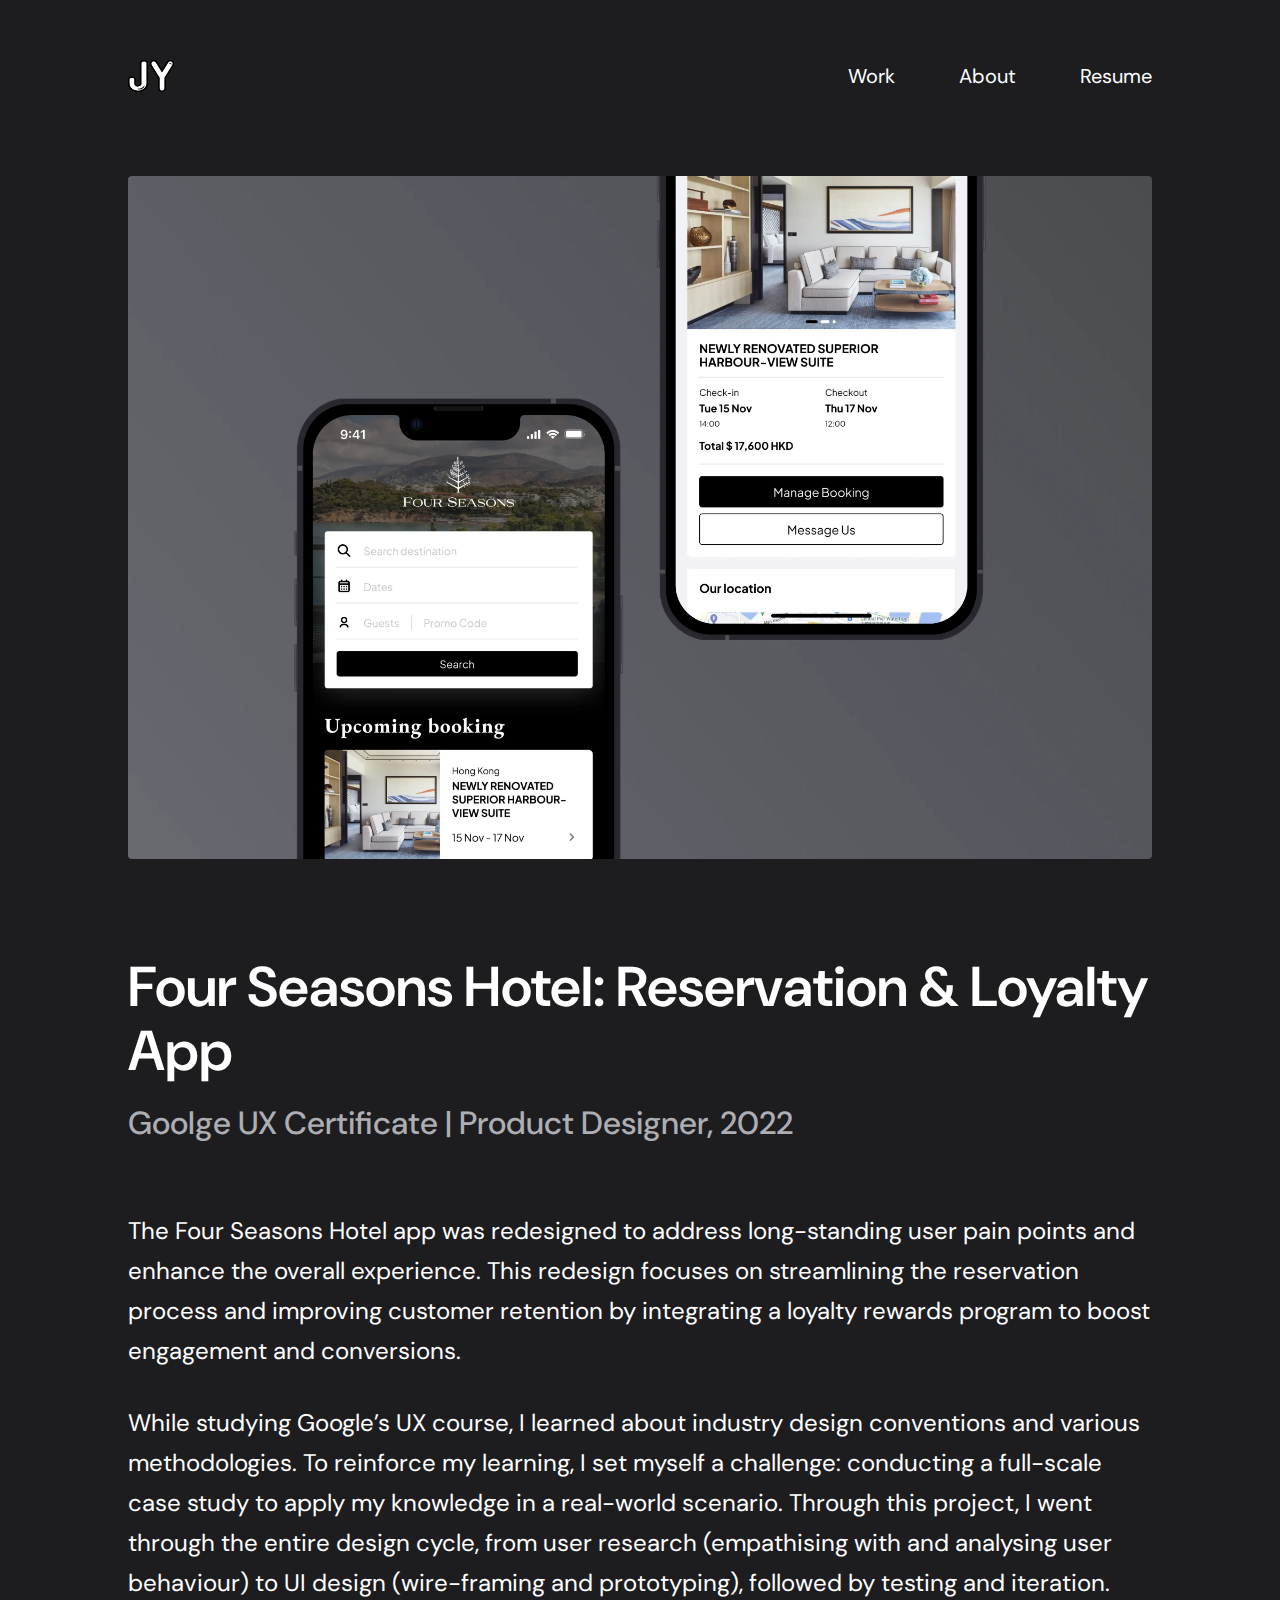
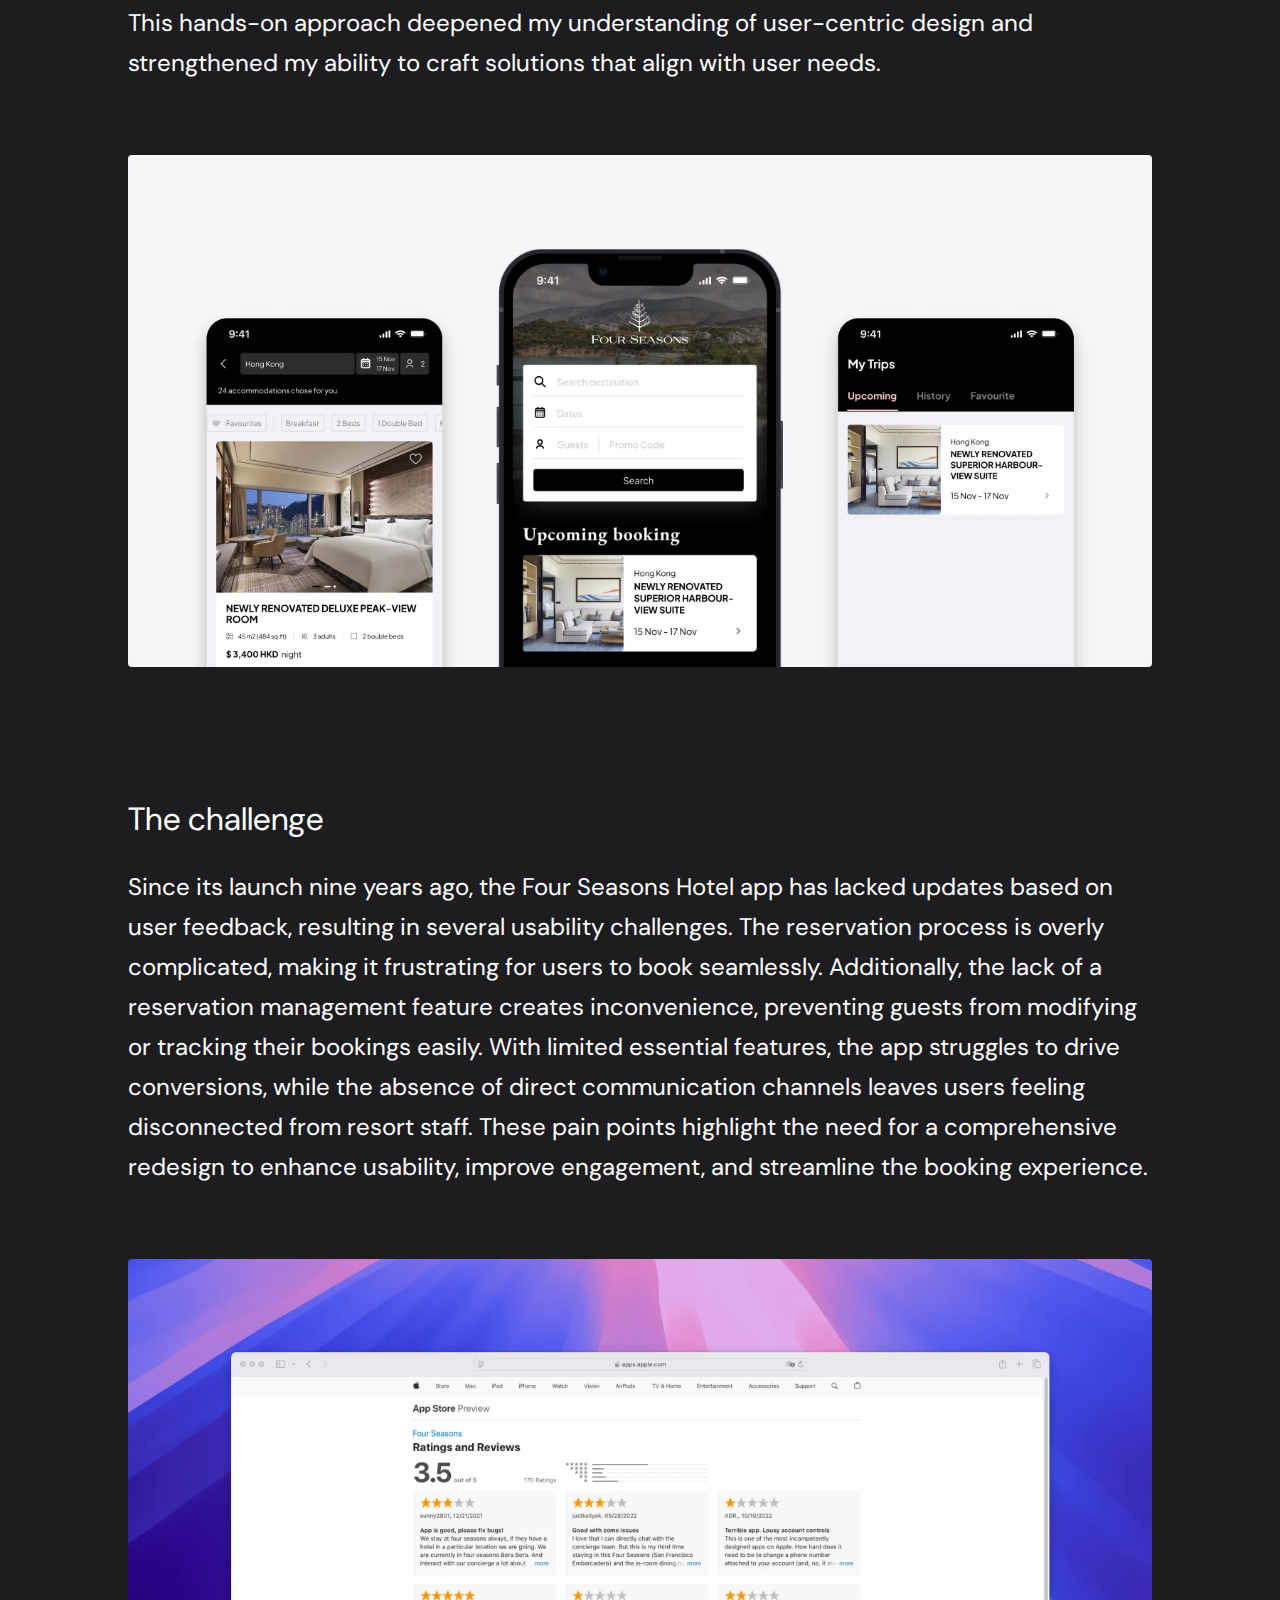
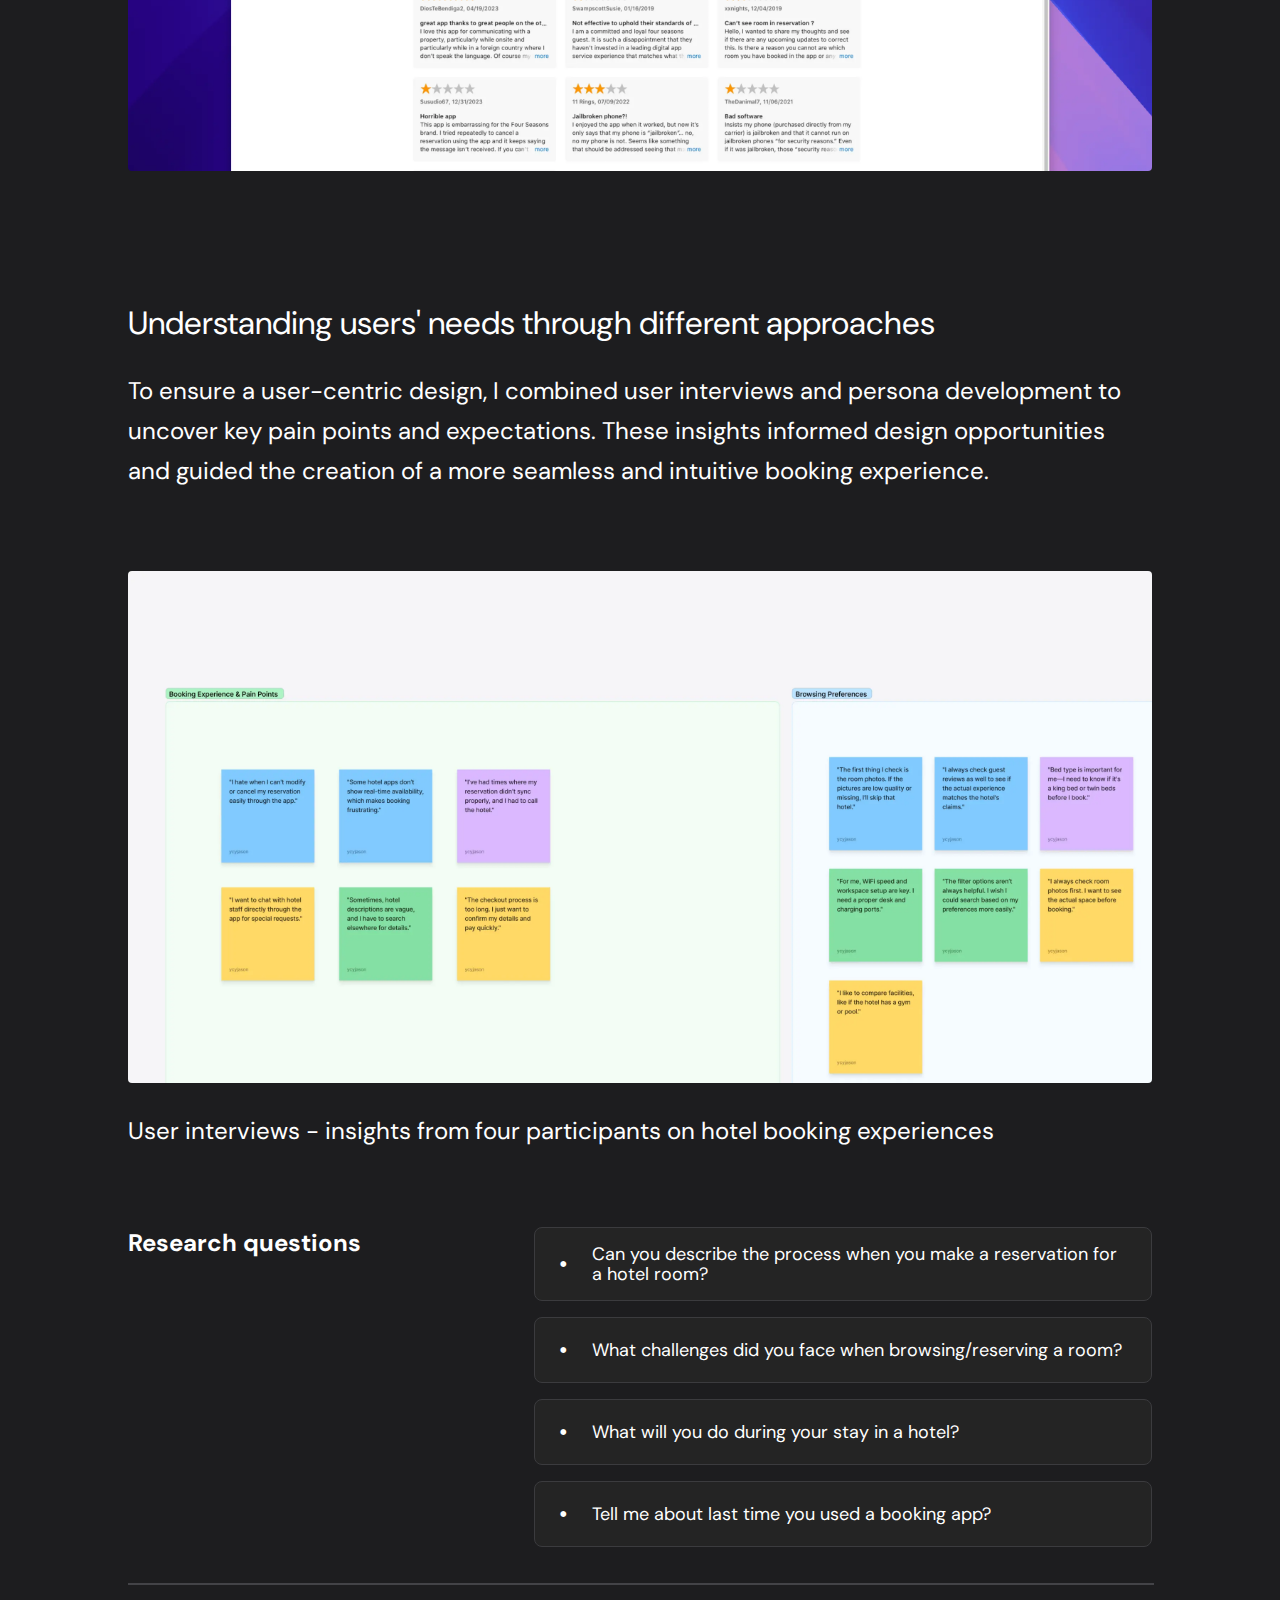
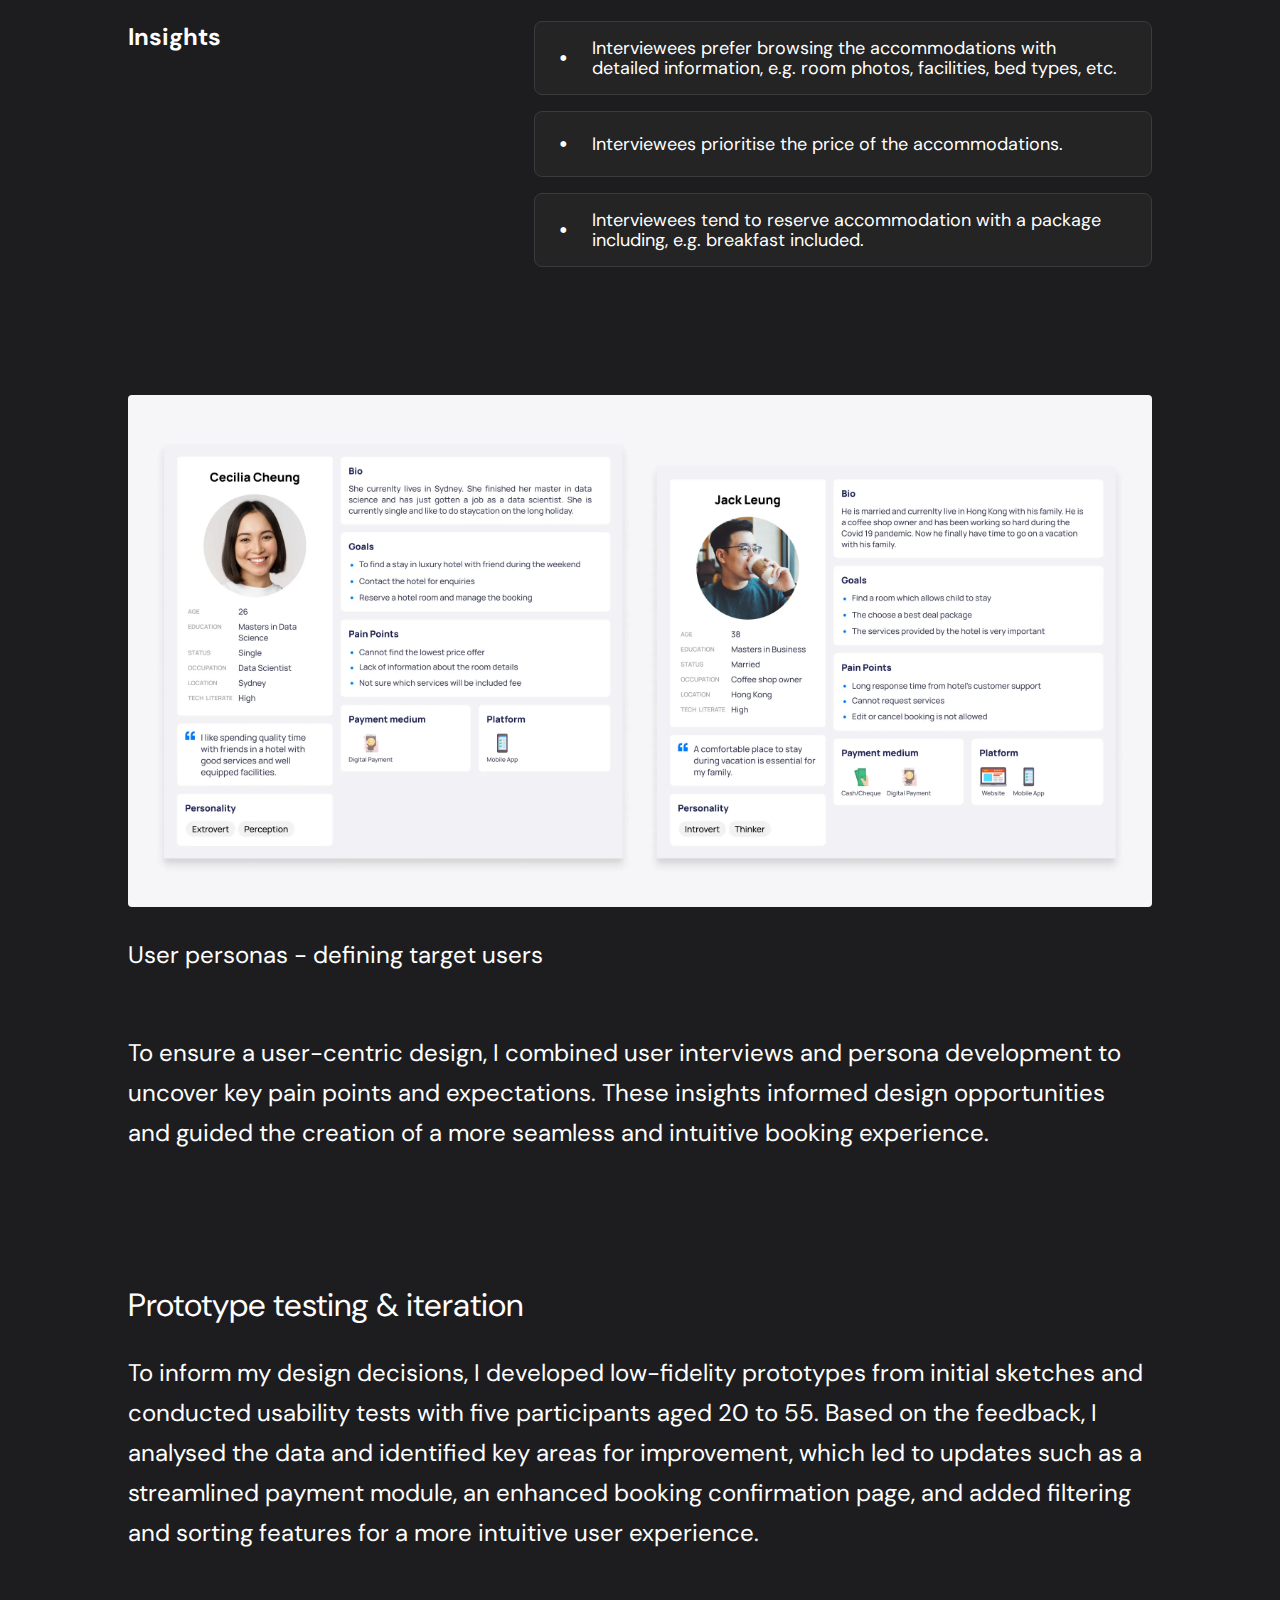
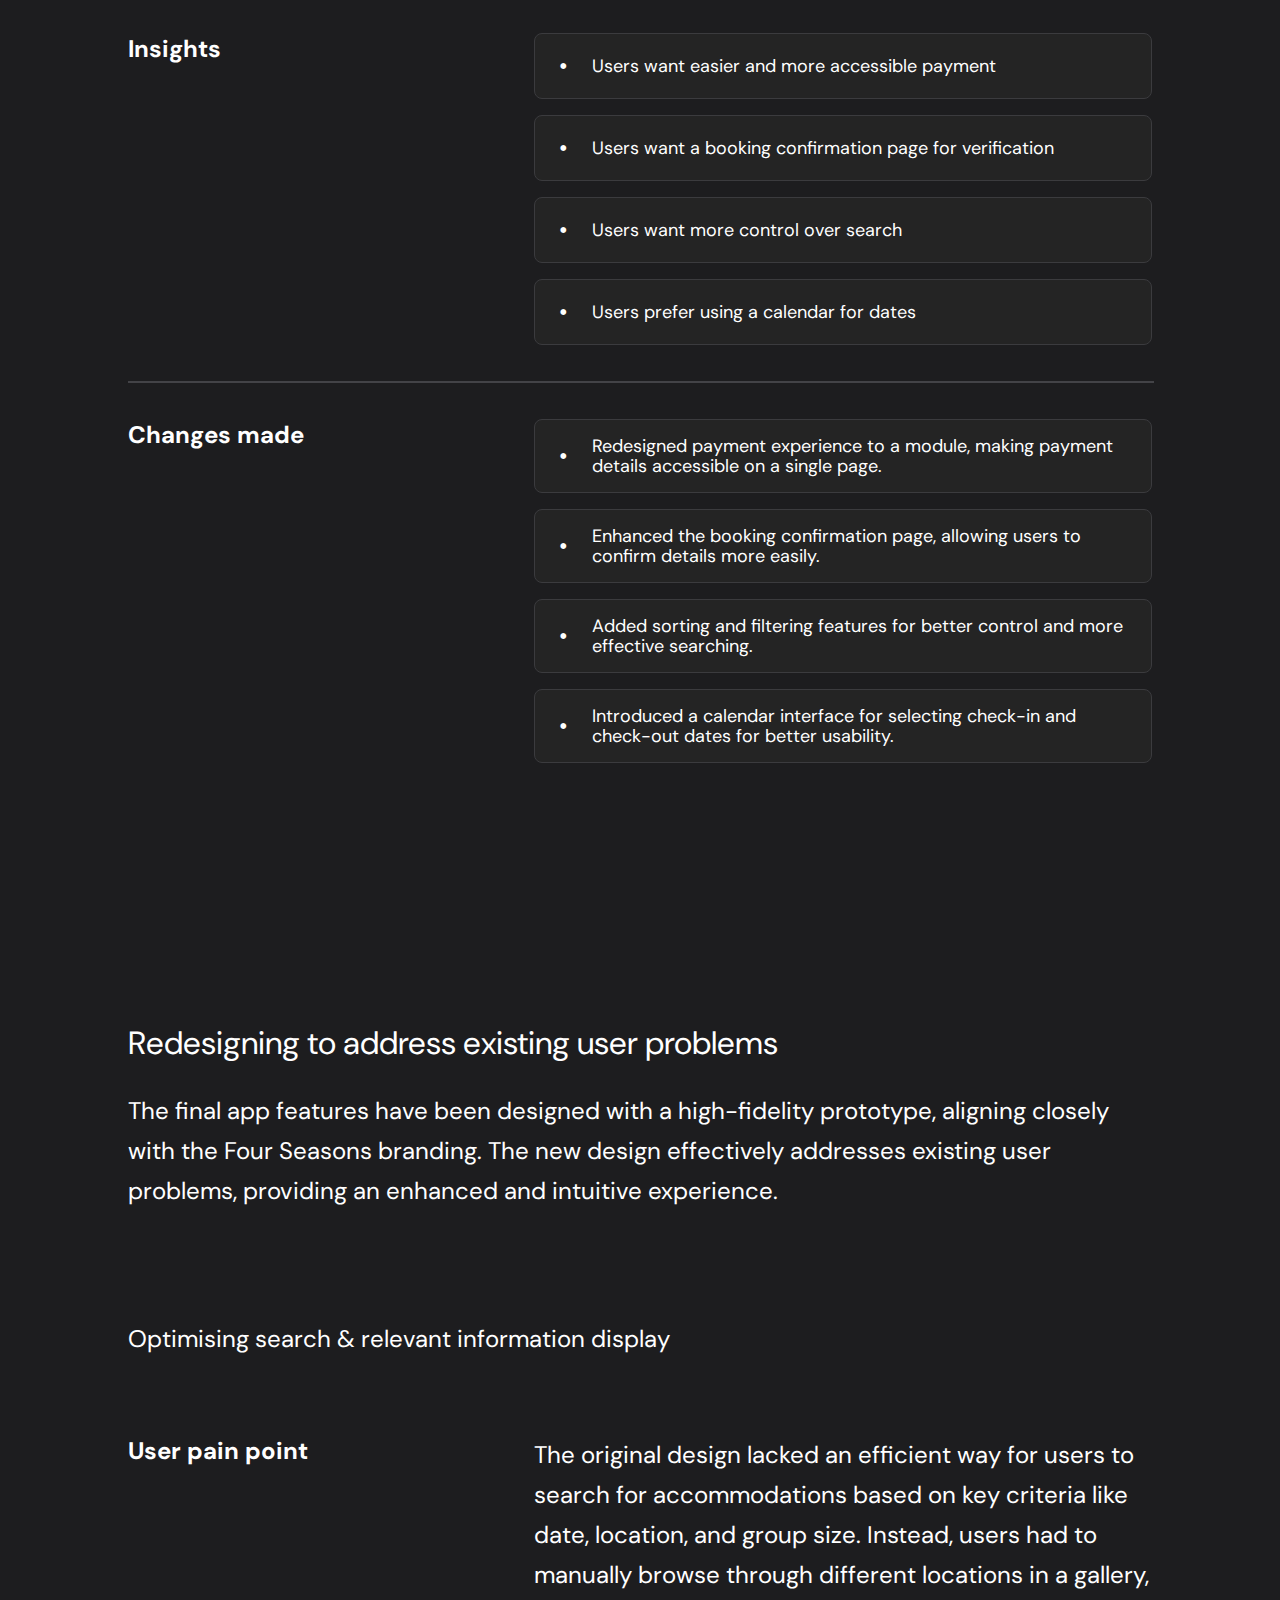
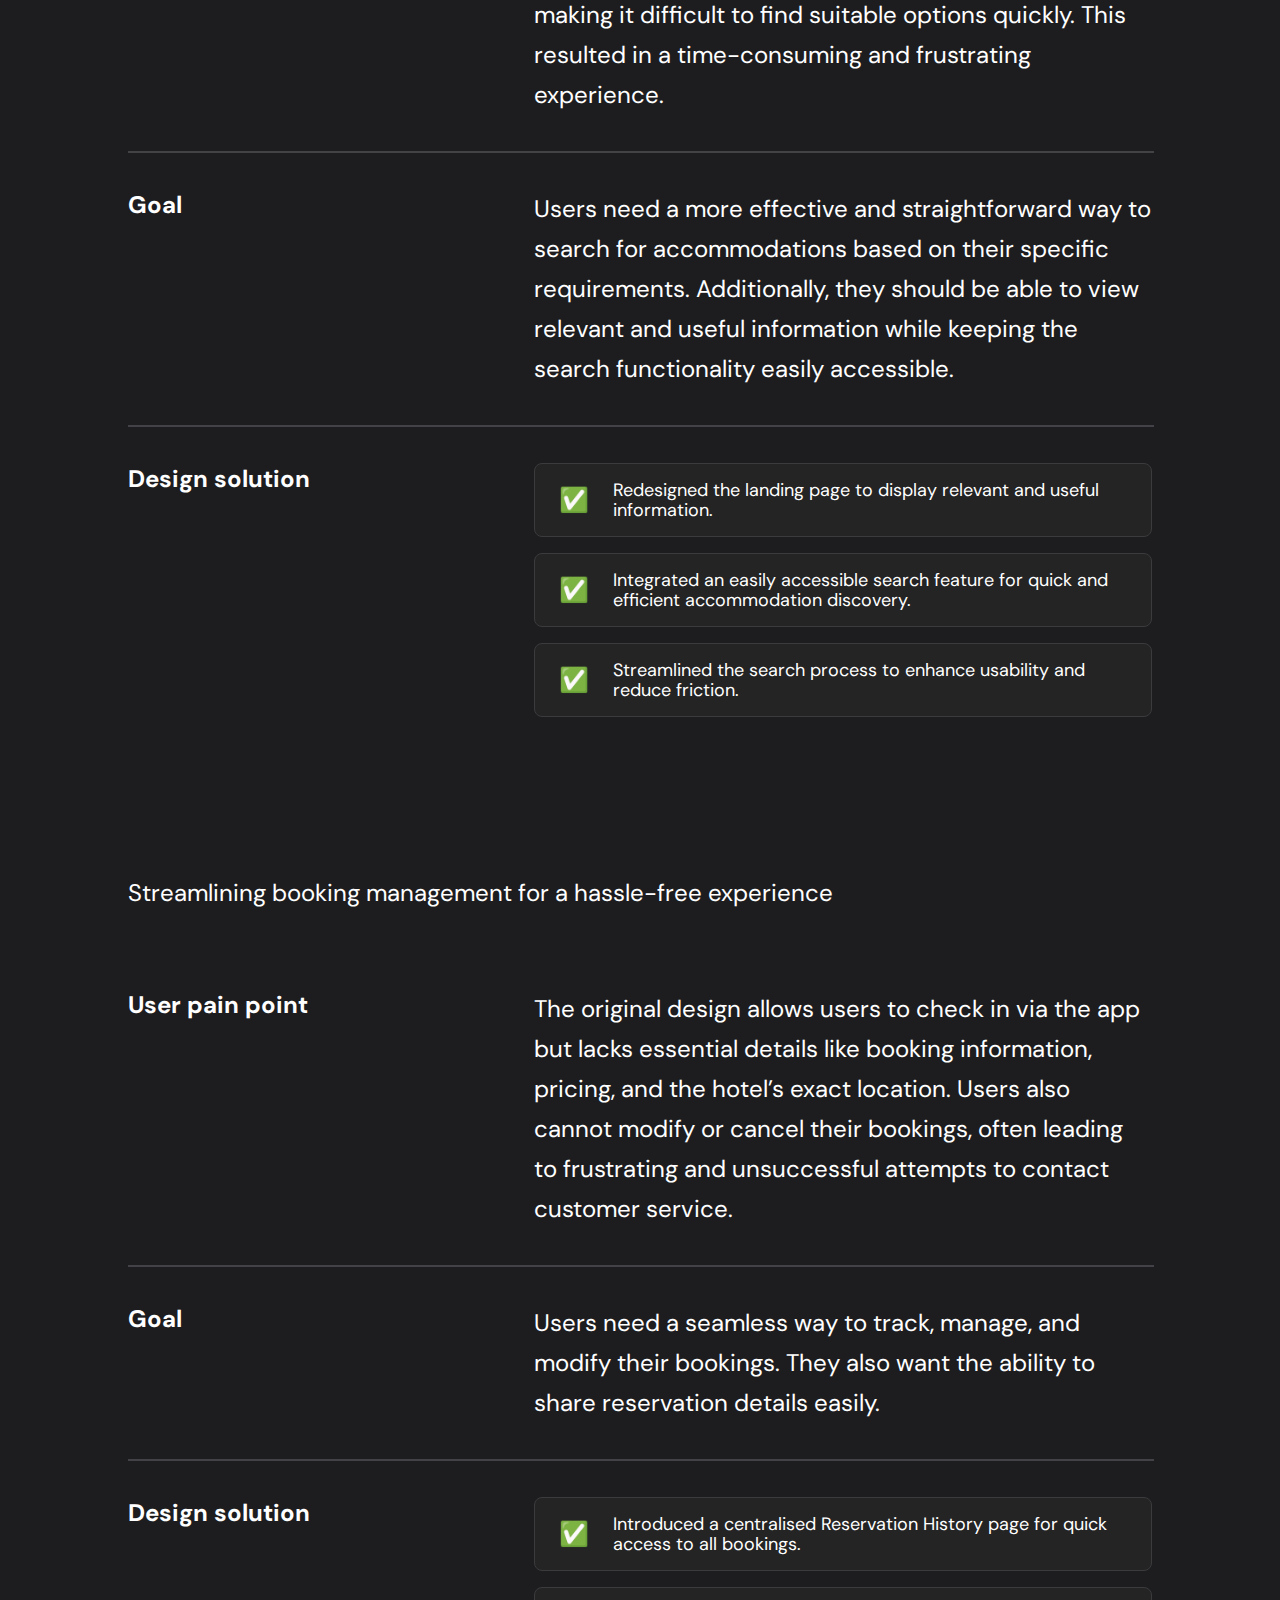
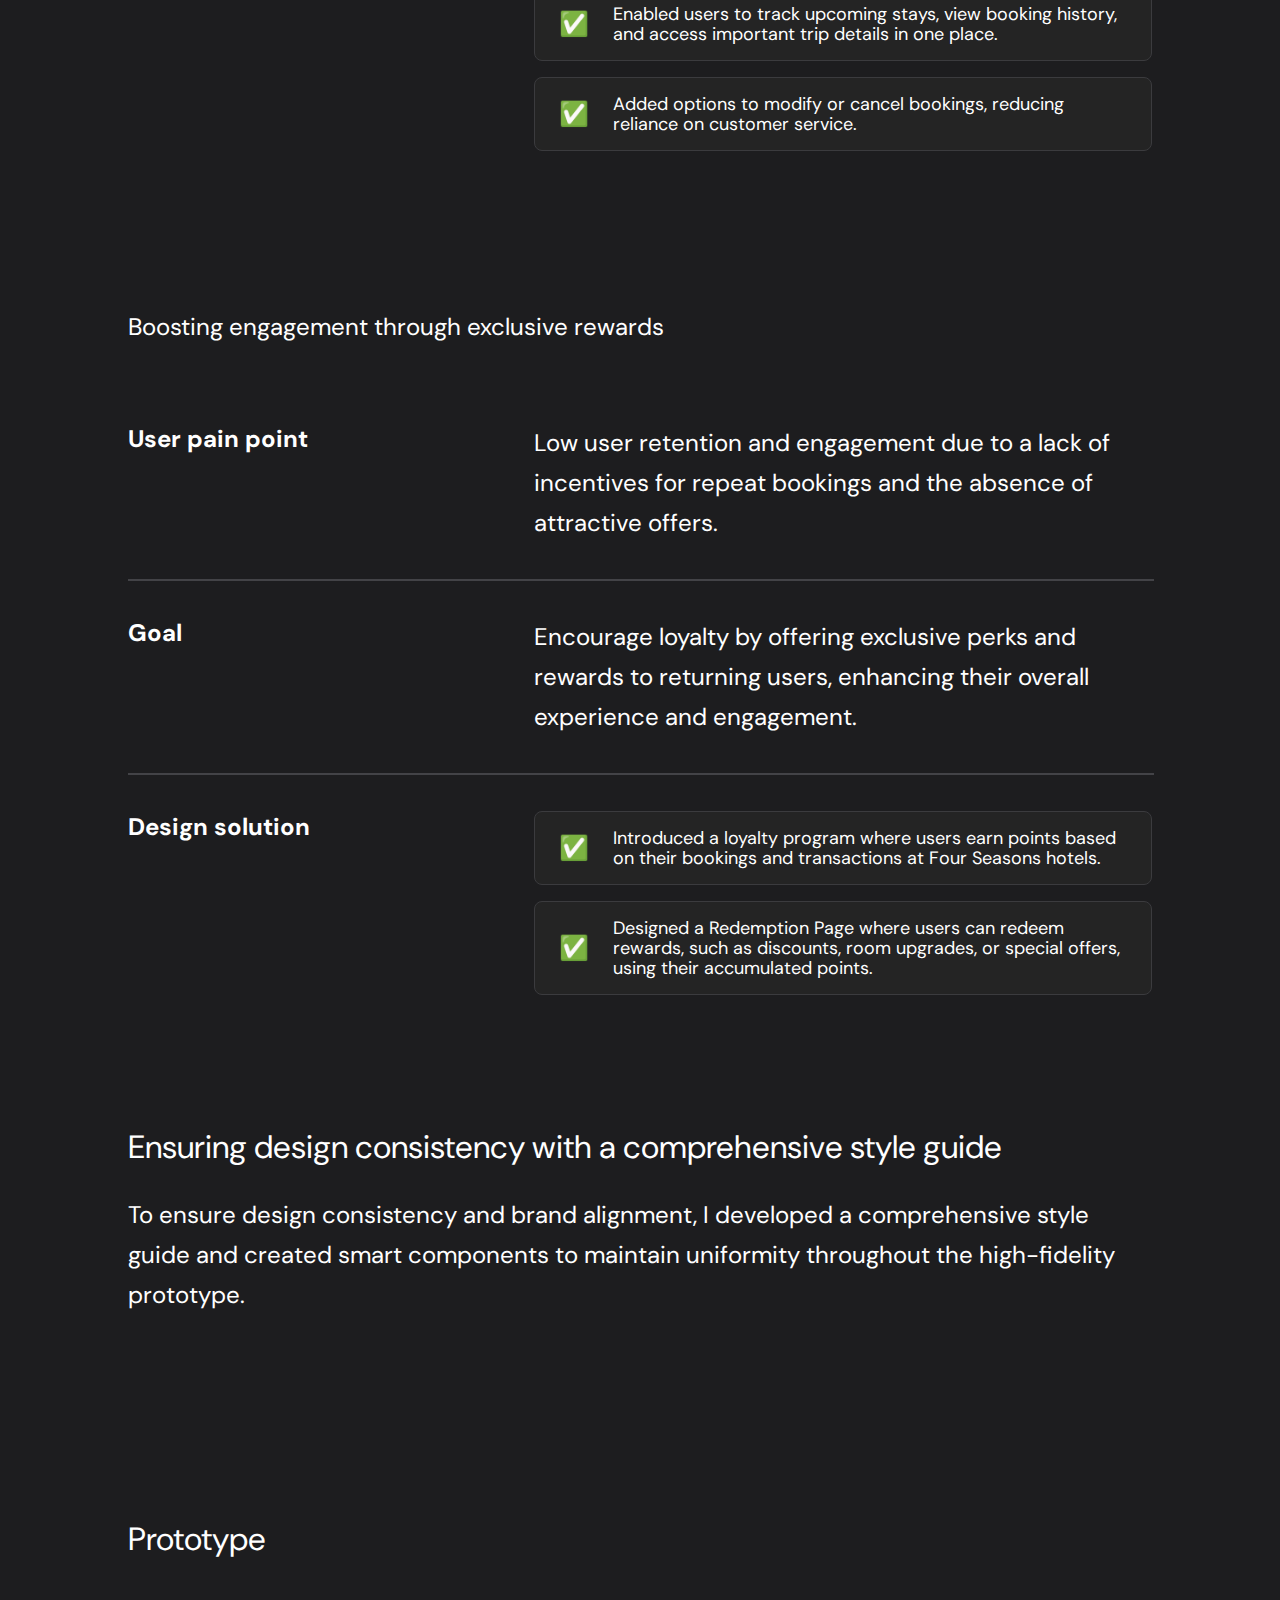
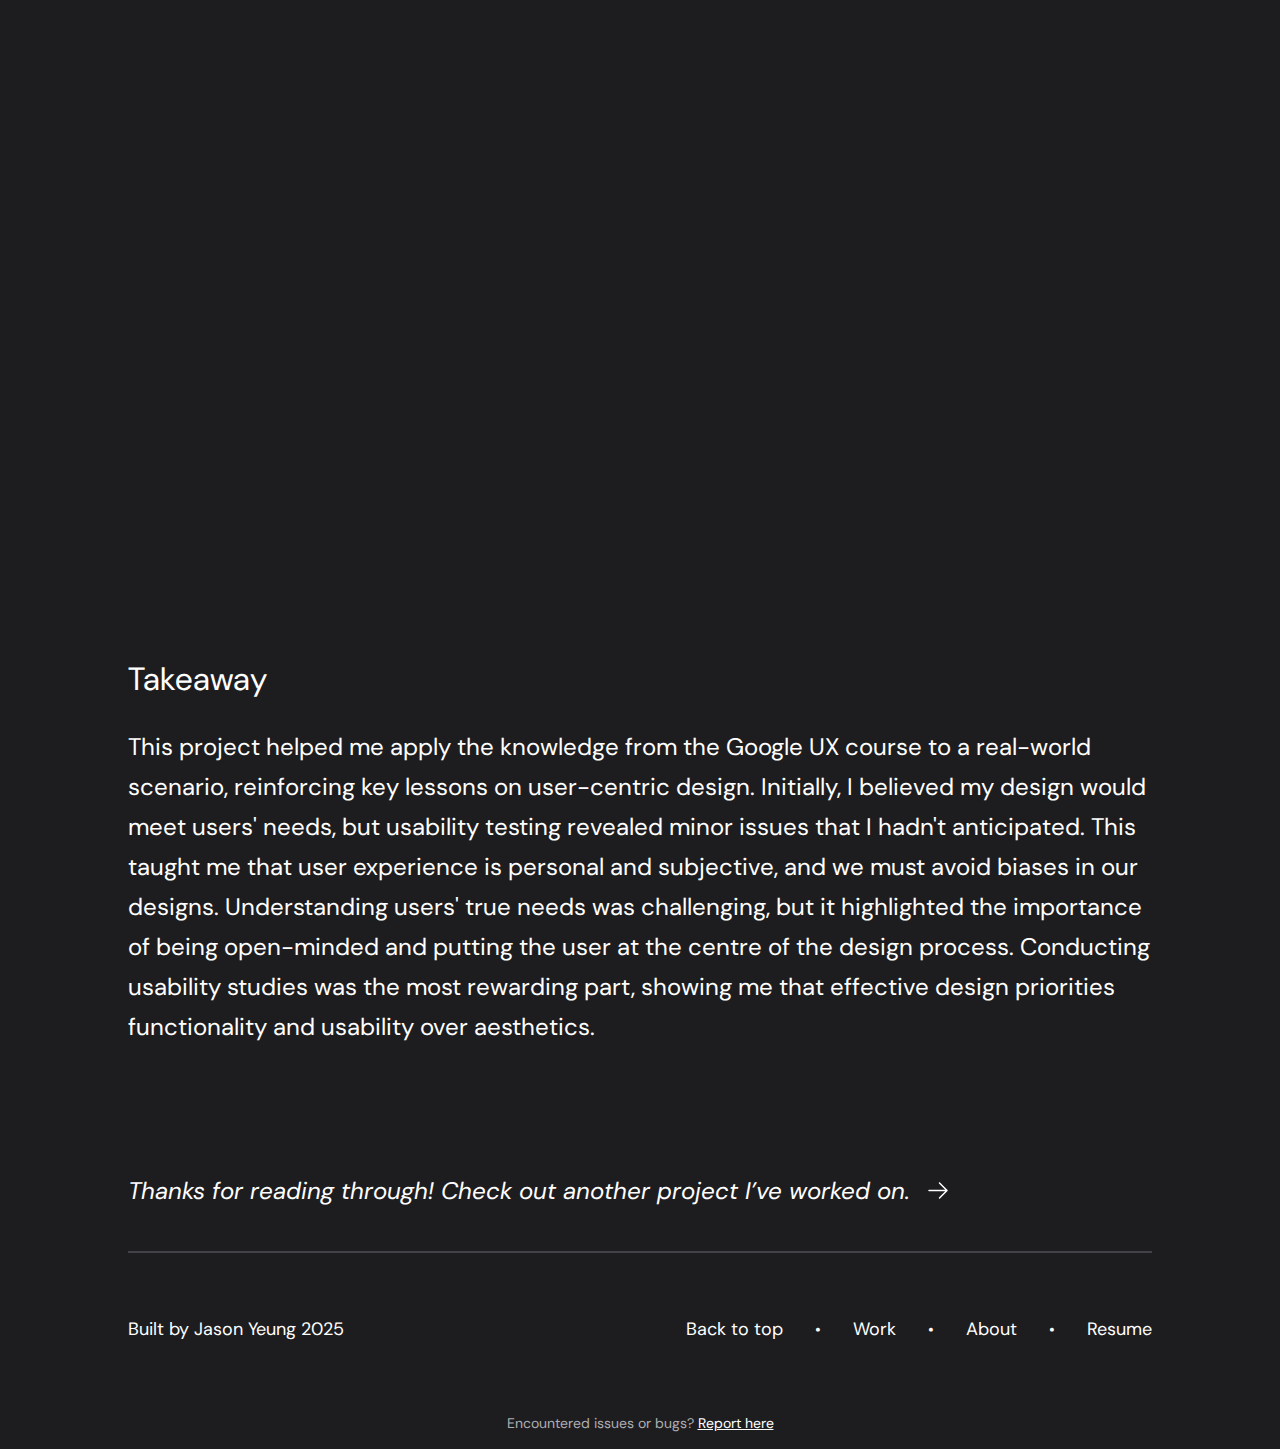
<file: work/fourseasons.html>
<!DOCTYPE html>
<html lang="en">
  <head>
    <meta charset="UTF-8" />
    <meta name="viewport" content="width=device-width, initial-scale=1.0" />

    <!-- Google Tag Manager -->
    <script>
      (function (w, d, s, l, i) {
        w[l] = w[l] || [];
        w[l].push({ "gtm.start": new Date().getTime(), event: "gtm.js" });
        var f = d.getElementsByTagName(s)[0],
          j = d.createElement(s),
          dl = l != "dataLayer" ? "&l=" + l : "";
        j.async = true;
        j.src = "https://www.googletagmanager.com/gtm.js?id=" + i + dl;
        f.parentNode.insertBefore(j, f);
      })(window, document, "script", "dataLayer", "GTM-PVZLT3RL");
    </script>
    <!-- End Google Tag Manager -->

    <link
      rel="apple-touch-icon"
      sizes="180x180"
      href="../assest/icons/apple-touch-icon.png"
    />
    <link
      rel="icon"
      type="image/png"
      sizes="32x32"
      href="../assest/icons/favicon-32x32.png"
    />
    <link
      rel="icon"
      type="image/png"
      sizes="16x16"
      href="../assest/icons/favicon-16x16.png"
    />
    <link rel="manifest" href="../assest/icons/site.webmanifest" />
    <link rel="stylesheet" href="../css/css_reset.css" />
    <link rel="stylesheet" href="../css/base.css" />
    <link rel="stylesheet" href="../css/layout.css" />
    <link rel="stylesheet" href="../css/components.css" />
    <script defer src="../js/backToTop.js"></script>
    <title>Jason Yeung's Portfolio | Four Seasons Hotel</title>
  </head>
  <body>
    <header class="header_wrapper">
      <a class="logo" href="../index.html">
        <img src="../assest/icons/logo.svg" />
      </a>
      <ul class="nav_links">
        <li><a href="../index.html">Work</a></li>
        <li><a href="../about.html">About</a></li>
        <li>
          <a
            href="https://drive.google.com/file/d/18sUgSm30N0fY4bPNVddClibvyko2GTL6/view?usp=sharing"
            target="_blank"
            >Resume</a
          >
        </li>
      </ul>
    </header>
    <div class="body_wrapper">
      <div class="page_section">
        <div class="hero_image">
          <img loading="lazy" src="../assest/fourseasons/fs_hero_image.webp" />
        </div>
        <div class="project_header">
          <h1>Four Seasons Hotel: Reservation & Loyalty App</h1>
          <h2>Goolge UX Certificate | Product Designer, 2022</h2>
        </div>
        <div>
          <p class="body_text">
            The Four Seasons Hotel app was redesigned to address long-standing
            user pain points and enhance the overall experience. This redesign
            focuses on streamlining the reservation process and improving
            customer retention by integrating a loyalty rewards program to boost
            engagement and conversions.
          </p>
          <br />
          <p class="body_text">
            While studying Google’s UX course, I learned about industry design
            conventions and various methodologies. To reinforce my learning, I
            set myself a challenge: conducting a full-scale case study to apply
            my knowledge in a real-world scenario. Through this project, I went
            through the entire design cycle, from user research (empathising
            with and analysing user behaviour) to UI design (wire-framing and
            prototyping), followed by testing and iteration. This hands-on
            approach deepened my understanding of user-centric design and
            strengthened my ability to craft solutions that align with user
            needs.
          </p>
        </div>
        <div class="work_preview">
          <img loading="lazy" src="../assest/fourseasons/fs_app_preview.webp" />
        </div>
      </div>
      <div class="page_section">
        <div class="text_heading"><h2>The challenge</h2></div>
        <p class="body_text">
          Since its launch nine years ago, the Four Seasons Hotel app has lacked
          updates based on user feedback, resulting in several usability
          challenges. The reservation process is overly complicated, making it
          frustrating for users to book seamlessly. Additionally, the lack of a
          reservation management feature creates inconvenience, preventing
          guests from modifying or tracking their bookings easily. With limited
          essential features, the app struggles to drive conversions, while the
          absence of direct communication channels leaves users feeling
          disconnected from resort staff. These pain points highlight the need
          for a comprehensive redesign to enhance usability, improve engagement,
          and streamline the booking experience.
        </p>
        <div class="work_preview">
          <img loading="lazy" src="../assest/fourseasons/fs_review.webp" />
        </div>
      </div>
      <div class="page_section">
        <div class="text_heading">
          <h2>Understanding users' needs through different approaches</h2>
        </div>
        <p class="body_text">
          To ensure a user-centric design, I combined user interviews and
          persona development to uncover key pain points and expectations. These
          insights informed design opportunities and guided the creation of a
          more seamless and intuitive booking experience.
        </p>
        <div class="concept_wrapper">
          <div>
            <img
              loading="lazy"
              src="../assest/fourseasons/fs_affinity_diagram.webp"
            />
          </div>
          <div class="concept_title">
            <h3>
              User interviews - insights from four participants on hotel booking
              experiences
            </h3>
          </div>
          <div class="table_wrapper">
            <div class="row_wrapper">
              <h3>Research questions</h3>
              <div class="list_wrapper">
                <div class="list_item">
                  <span>•</span>
                  <p>
                    Can you describe the process when you make a reservation for
                    a hotel room?
                  </p>
                </div>
                <div class="list_item">
                  <span>•</span>
                  <p>
                    What challenges did you face when browsing/reserving a room?
                  </p>
                </div>
                <div class="list_item">
                  <span>•</span>
                  <p>What will you do during your stay in a hotel?</p>
                </div>
                <div class="list_item">
                  <span>•</span>
                  <p>Tell me about last time you used a booking app?</p>
                </div>
              </div>
            </div>
            <hr />
            <div class="row_wrapper">
              <h3>Insights</h3>
              <div class="list_wrapper">
                <div class="list_item">
                  <span>•</span>
                  <p>
                    Interviewees prefer browsing the accommodations with
                    detailed information, e.g. room photos, facilities, bed
                    types, etc.
                  </p>
                </div>
                <div class="list_item">
                  <span>•</span>
                  <p>
                    Interviewees prioritise the price of the accommodations.
                  </p>
                </div>
                <div class="list_item">
                  <span>•</span>
                  <p>
                    Interviewees tend to reserve accommodation with a package
                    including, e.g. breakfast included.
                  </p>
                </div>
              </div>
            </div>
          </div>
        </div>
        <div class="concept_wrapper">
          <div>
            <img loading="lazy" src="../assest/fourseasons/fs_personas.webp" />
          </div>
          <div class="concept_title">
            <h3>User personas - defining target users</h3>
          </div>
          <p class="body_text" style="margin-top: -2vh">
            To ensure a user-centric design, I combined user interviews and
            persona development to uncover key pain points and expectations.
            These insights informed design opportunities and guided the creation
            of a more seamless and intuitive booking experience.
          </p>
        </div>
      </div>

      <div class="page_section">
        <div class="text_heading">
          <h2>Prototype testing & iteration</h2>
        </div>
        <p class="body_text">
          To inform my design decisions, I developed low-fidelity prototypes
          from initial sketches and conducted usability tests with five
          participants aged 20 to 55. Based on the feedback, I analysed the data
          and identified key areas for improvement, which led to updates such as
          a streamlined payment module, an enhanced booking confirmation page,
          and added filtering and sorting features for a more intuitive user
          experience.
        </p>
        <div class="concept_wrapper">
          <div class="table_wrapper">
            <div class="row_wrapper">
              <h3>Insights</h3>
              <div class="list_wrapper">
                <div class="list_item">
                  <span>•</span>
                  <p>Users want easier and more accessible payment</p>
                </div>
                <div class="list_item">
                  <span>•</span>
                  <p>Users want a booking confirmation page for verification</p>
                </div>
                <div class="list_item">
                  <span>•</span>
                  <p>Users want more control over search</p>
                </div>
                <div class="list_item">
                  <span>•</span>
                  <p>Users prefer using a calendar for dates</p>
                </div>
              </div>
            </div>
            <hr />
            <div class="row_wrapper">
              <h3>Changes made</h3>
              <div class="list_wrapper">
                <div class="list_item">
                  <span>•</span>
                  <p>
                    Redesigned payment experience to a module, making payment
                    details accessible on a single page.
                  </p>
                </div>
                <div class="list_item">
                  <span>•</span>
                  <p>
                    Enhanced the booking confirmation page, allowing users to
                    confirm details more easily.
                  </p>
                </div>
                <div class="list_item">
                  <span>•</span>
                  <p>
                    Added sorting and filtering features for better control and
                    more effective searching.
                  </p>
                </div>
                <div class="list_item">
                  <span>•</span>
                  <p>
                    Introduced a calendar interface for selecting check-in and
                    check-out dates for better usability.
                  </p>
                </div>
              </div>
            </div>
          </div>
        </div>
        <div class="work_preview">
          <img loading="lazy" src="../assest/fourseasons/fs_iteration.webp" />
        </div>
      </div>
      <div class="page_section">
        <div class="text_heading">
          <h2>Redesigning to address existing user problems</h2>
        </div>
        <p class="body_text">
          The final app features have been designed with a high-fidelity
          prototype, aligning closely with the Four Seasons branding. The new
          design effectively addresses existing user problems, providing an
          enhanced and intuitive experience.
        </p>
        <div class="concept_wrapper">
          <div>
            <img loading="lazy" src="../assest/fourseasons/fs_landing.webp" />
          </div>
          <div class="concept_title">
            <h3>Optimising search & relevant information display</h3>
          </div>
          <div class="table_wrapper">
            <div class="row_wrapper">
              <h3>User pain point</h3>
              <p class="body_text">
                The original design lacked an efficient way for users to search
                for accommodations based on key criteria like date, location,
                and group size. Instead, users had to manually browse through
                different locations in a gallery, making it difficult to find
                suitable options quickly. This resulted in a time-consuming and
                frustrating experience.
              </p>
            </div>
            <hr />
            <div class="row_wrapper">
              <h3>Goal</h3>
              <p class="body_text">
                Users need a more effective and straightforward way to search
                for accommodations based on their specific requirements.
                Additionally, they should be able to view relevant and useful
                information while keeping the search functionality easily
                accessible.
              </p>
            </div>
            <hr />
            <div class="row_wrapper">
              <h3>Design solution</h3>
              <div class="list_wrapper">
                <div class="list_item">
                  <span>✅</span>
                  <p>
                    Redesigned the landing page to display relevant and useful
                    information.
                  </p>
                </div>
                <div class="list_item">
                  <span>✅</span>
                  <p>
                    Integrated an easily accessible search feature for quick and
                    efficient accommodation discovery.
                  </p>
                </div>
                <div class="list_item">
                  <span>✅</span>
                  <p>
                    Streamlined the search process to enhance usability and
                    reduce friction.
                  </p>
                </div>
              </div>
            </div>
          </div>
        </div>
        <div class="concept_wrapper">
          <div>
            <img loading="lazy" src="../assest/fourseasons/fs_booking.webp" />
          </div>
          <div class="concept_title">
            <h3>
              Streamlining booking management for a hassle-free experience
            </h3>
          </div>
          <div class="table_wrapper">
            <div class="row_wrapper">
              <h3>User pain point</h3>
              <p class="body_text">
                The original design allows users to check in via the app but
                lacks essential details like booking information, pricing, and
                the hotel’s exact location. Users also cannot modify or cancel
                their bookings, often leading to frustrating and unsuccessful
                attempts to contact customer service.
              </p>
            </div>
            <hr />
            <div class="row_wrapper">
              <h3>Goal</h3>
              <p class="body_text">
                Users need a seamless way to track, manage, and modify their
                bookings. They also want the ability to share reservation
                details easily.
              </p>
            </div>
            <hr />
            <div class="row_wrapper">
              <h3>Design solution</h3>
              <div class="list_wrapper">
                <div class="list_item">
                  <span>✅</span>
                  <p>
                    Introduced a centralised Reservation History page for quick
                    access to all bookings.
                  </p>
                </div>
                <div class="list_item">
                  <span>✅</span>
                  <p>
                    Enabled users to track upcoming stays, view booking history,
                    and access important trip details in one place.
                  </p>
                </div>
                <div class="list_item">
                  <span>✅</span>
                  <p>
                    Added options to modify or cancel bookings, reducing
                    reliance on customer service.
                  </p>
                </div>
              </div>
            </div>
          </div>
        </div>
        <div class="concept_wrapper">
          <div>
            <img loading="lazy" src="../assest/fourseasons/fs_loyalty.webp" />
          </div>
          <div class="concept_title">
            <h3>Boosting engagement through exclusive rewards</h3>
          </div>
          <div class="table_wrapper">
            <div class="row_wrapper">
              <h3>User pain point</h3>
              <p class="body_text">
                Low user retention and engagement due to a lack of incentives
                for repeat bookings and the absence of attractive offers.
              </p>
            </div>
            <hr />
            <div class="row_wrapper">
              <h3>Goal</h3>
              <p class="body_text">
                Encourage loyalty by offering exclusive perks and rewards to
                returning users, enhancing their overall experience and
                engagement.
              </p>
            </div>
            <hr />
            <div class="row_wrapper">
              <h3>Design solution</h3>
              <div class="list_wrapper">
                <div class="list_item">
                  <span>✅</span>
                  <p>
                    Introduced a loyalty program where users earn points based
                    on their bookings and transactions at Four Seasons hotels.
                  </p>
                </div>
                <div class="list_item">
                  <span>✅</span>
                  <p>
                    Designed a Redemption Page where users can redeem rewards,
                    such as discounts, room upgrades, or special offers, using
                    their accumulated points.
                  </p>
                </div>
              </div>
            </div>
          </div>
        </div>
      </div>
      <div class="page_section">
        <div class="text_heading">
          <h2>Ensuring design consistency with a comprehensive style guide</h2>
        </div>
        <p class="body_text">
          To ensure design consistency and brand alignment, I developed a
          comprehensive style guide and created smart components to maintain
          uniformity throughout the high-fidelity prototype.
        </p>
        <div class="work_preview">
          <img loading="lazy" src="../assest/fourseasons/fs_styleGuide.webp" />
        </div>
      </div>
      <div class="page_section">
        <div class="text_heading"><h2>Prototype</h2></div>
        <iframe
          class="prototype"
          src="https://www.figma.com/embed?embed_host=share&url=https%3A%2F%2Fwww.figma.com%2Fproto%2F0u6MYdBEFHzv4P6CB5n38E%2FGoogle-UX---Project-1%3Fpage-id%3D123%253A1683%26node-id%3D204-3381%26viewport%3D1132%252C-85%252C0.15%26scaling%3Dscale-down%26starting-point-node-id%3D204%253A3381"
          allowfullscreen
        ></iframe>
      </div>

      <div class="page_section">
        <div class="text_heading">
          <h2>Takeaway</h2>
        </div>
        <p class="body_text">
          This project helped me apply the knowledge from the Google UX course
          to a real-world scenario, reinforcing key lessons on user-centric
          design. Initially, I believed my design would meet users' needs, but
          usability testing revealed minor issues that I hadn't anticipated.
          This taught me that user experience is personal and subjective, and we
          must avoid biases in our designs. Understanding users' true needs was
          challenging, but it highlighted the importance of being open-minded
          and putting the user at the centre of the design process. Conducting
          usability studies was the most rewarding part, showing me that
          effective design priorities functionality and usability over
          aesthetics.
        </p>
      </div>
      <div class="page_section">
        <a class="toNextPage" href="../work/bmw.html"
          >Thanks for reading through! Check out another project I’ve worked on.
          <img src="../assest/icons/arrow-right.svg"
        /></a>
      </div>
    </div>

    <footer class="footer_wrapper">
      <hr class="line_divider" />
      <div class="footer_body">
        <p>Built by Jason Yeung 2025</p>
        <ul class="nav_links">
          <li><a id="backToTop">Back to top</a></li>
          <li><span class="dot_break">•</span></li>
          <li><a href="../index.html">Work</a></li>
          <li><span class="dot_break">•</span></li>
          <li><a href="../about.html">About</a></li>
          <li><span class="dot_break">•</span></li>
          <li>
            <a
              href="https://drive.google.com/file/d/18sUgSm30N0fY4bPNVddClibvyko2GTL6/view?usp=sharing"
              target="_blank"
              >Resume</a
            >
          </li>
        </ul>
      </div>
      <div class="msg_wrapper">
        <p>
          Encountered issues or bugs?
          <a href="mailto:jasonyeung216@gmail.com" class="report-link"
            >Report here</a
          >
        </p>
      </div>
    </footer>
    <!-- Google Tag Manager (noscript) -->
    <noscript
      ><iframe
        src="https://www.googletagmanager.com/ns.html?id=GTM-PVZLT3RL"
        height="0"
        width="0"
        style="display: none; visibility: hidden"
      ></iframe
    ></noscript>
    <!-- End Google Tag Manager (noscript) -->
  </body>
</html>
</file>
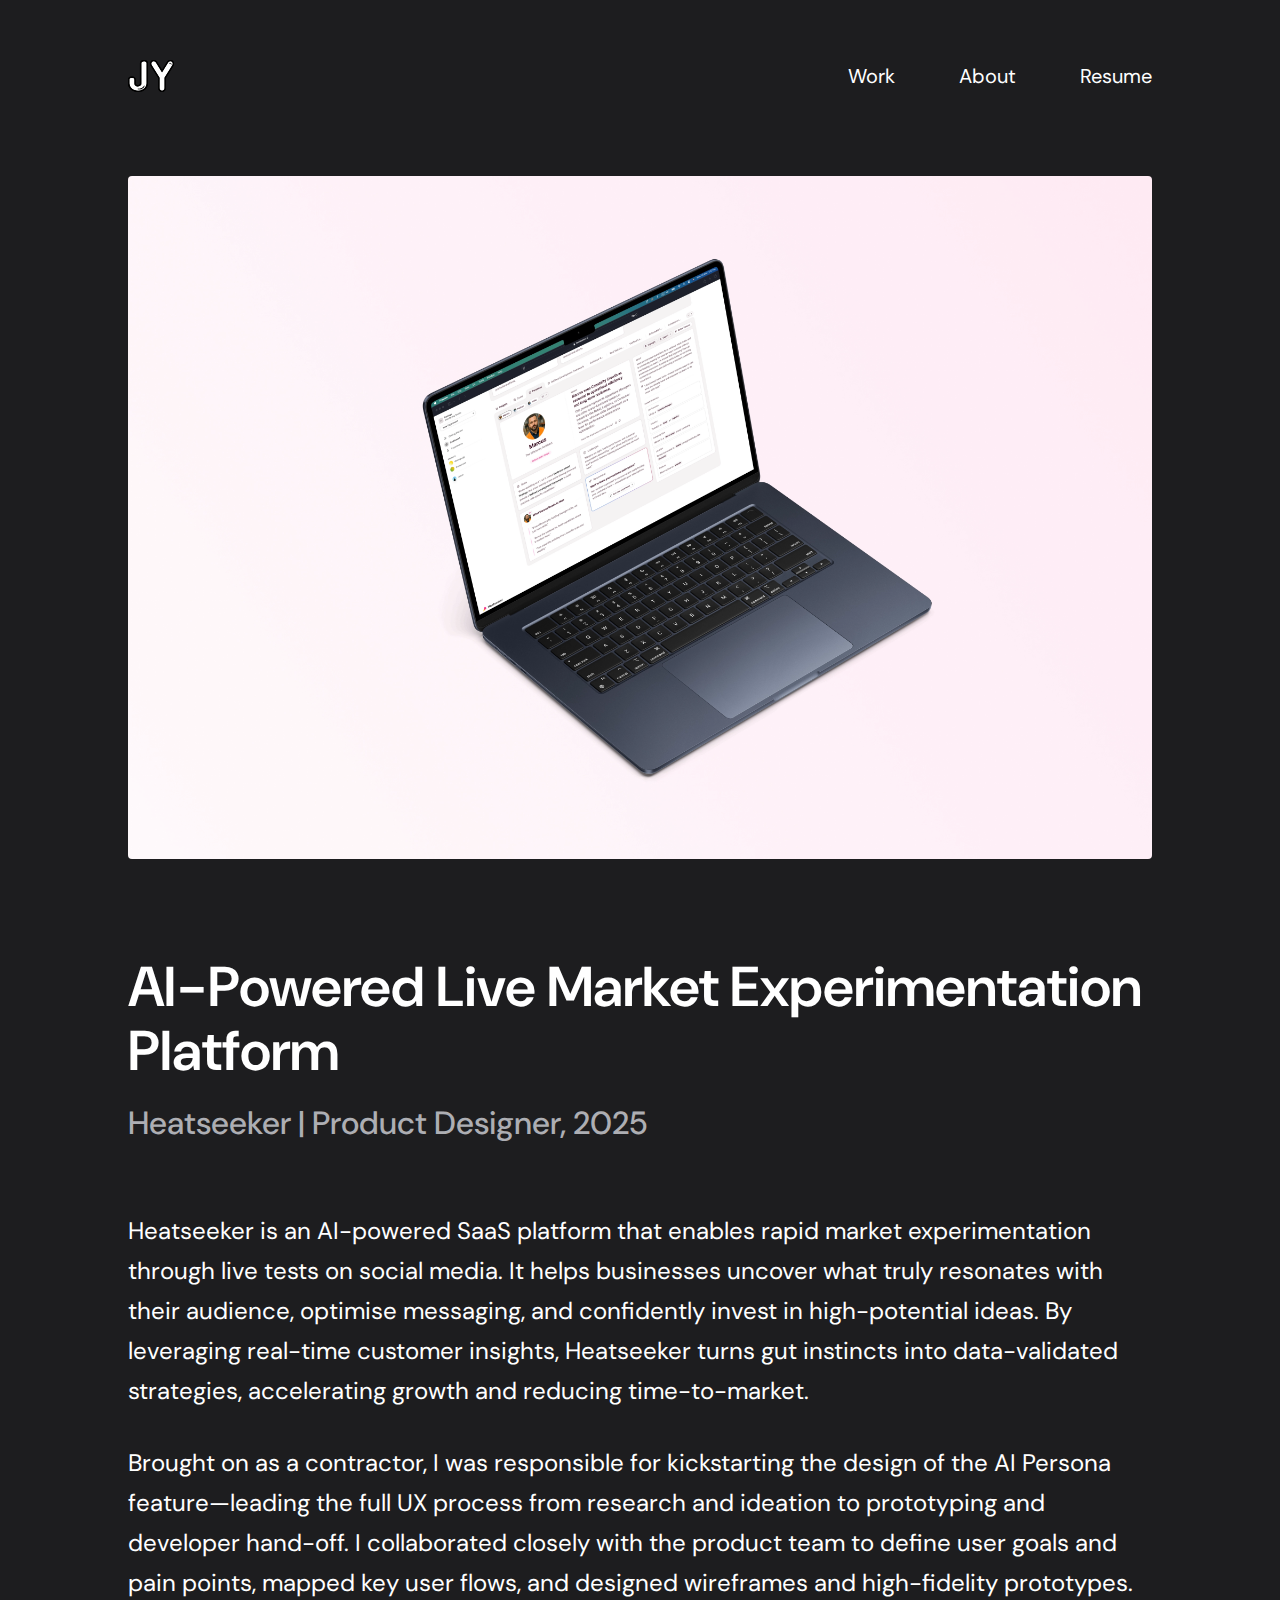
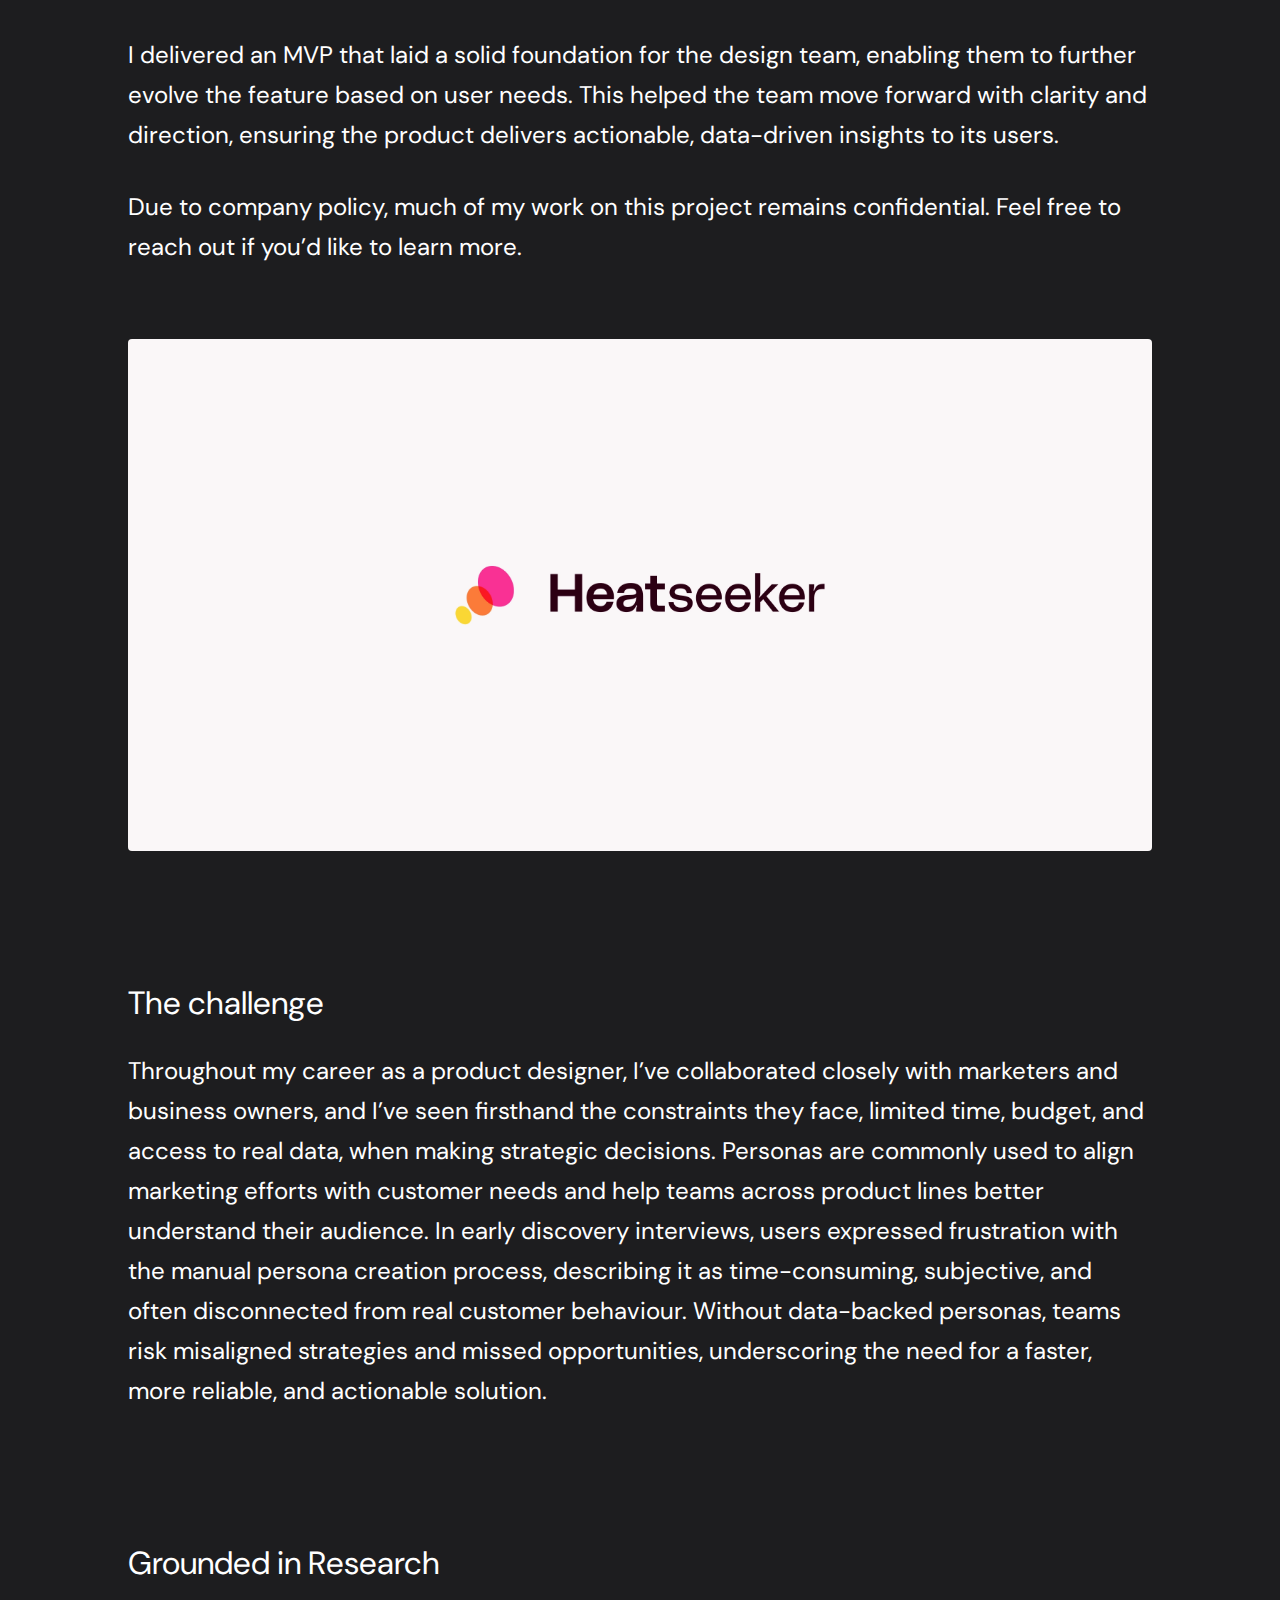
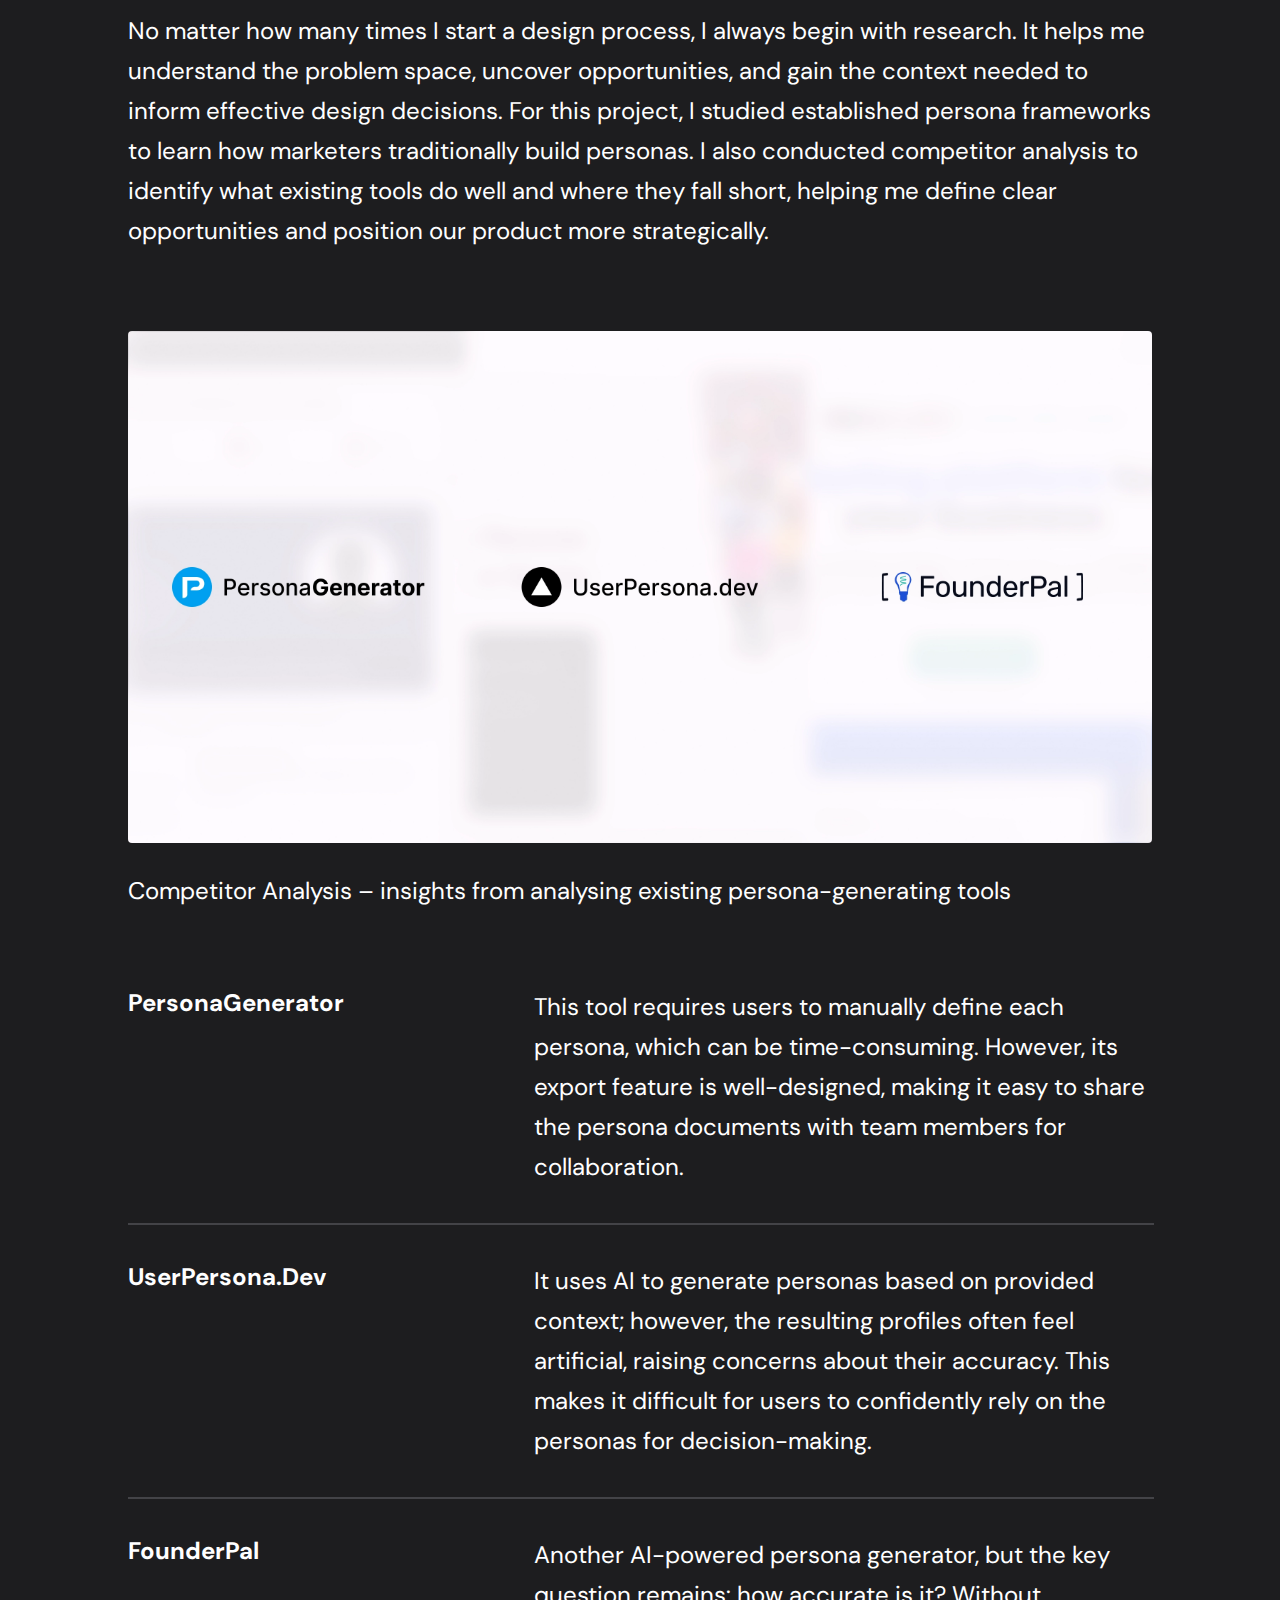
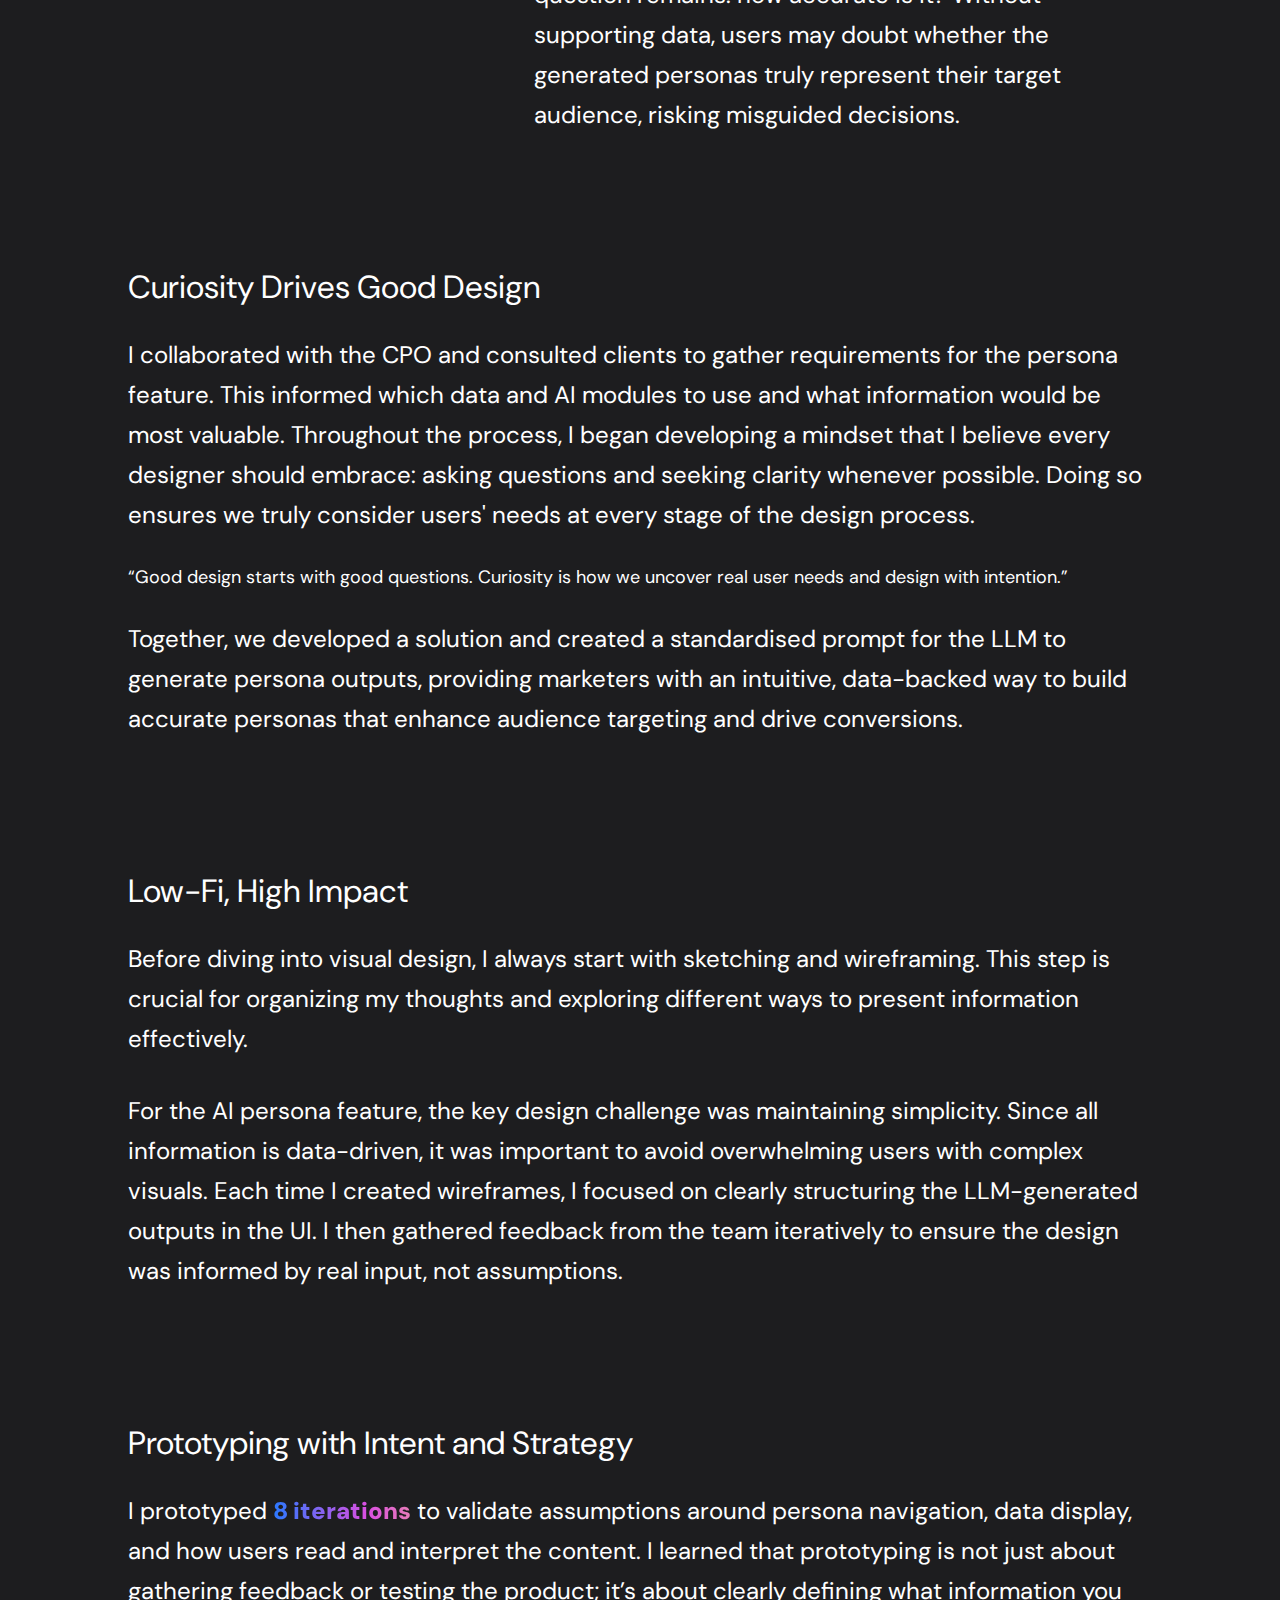
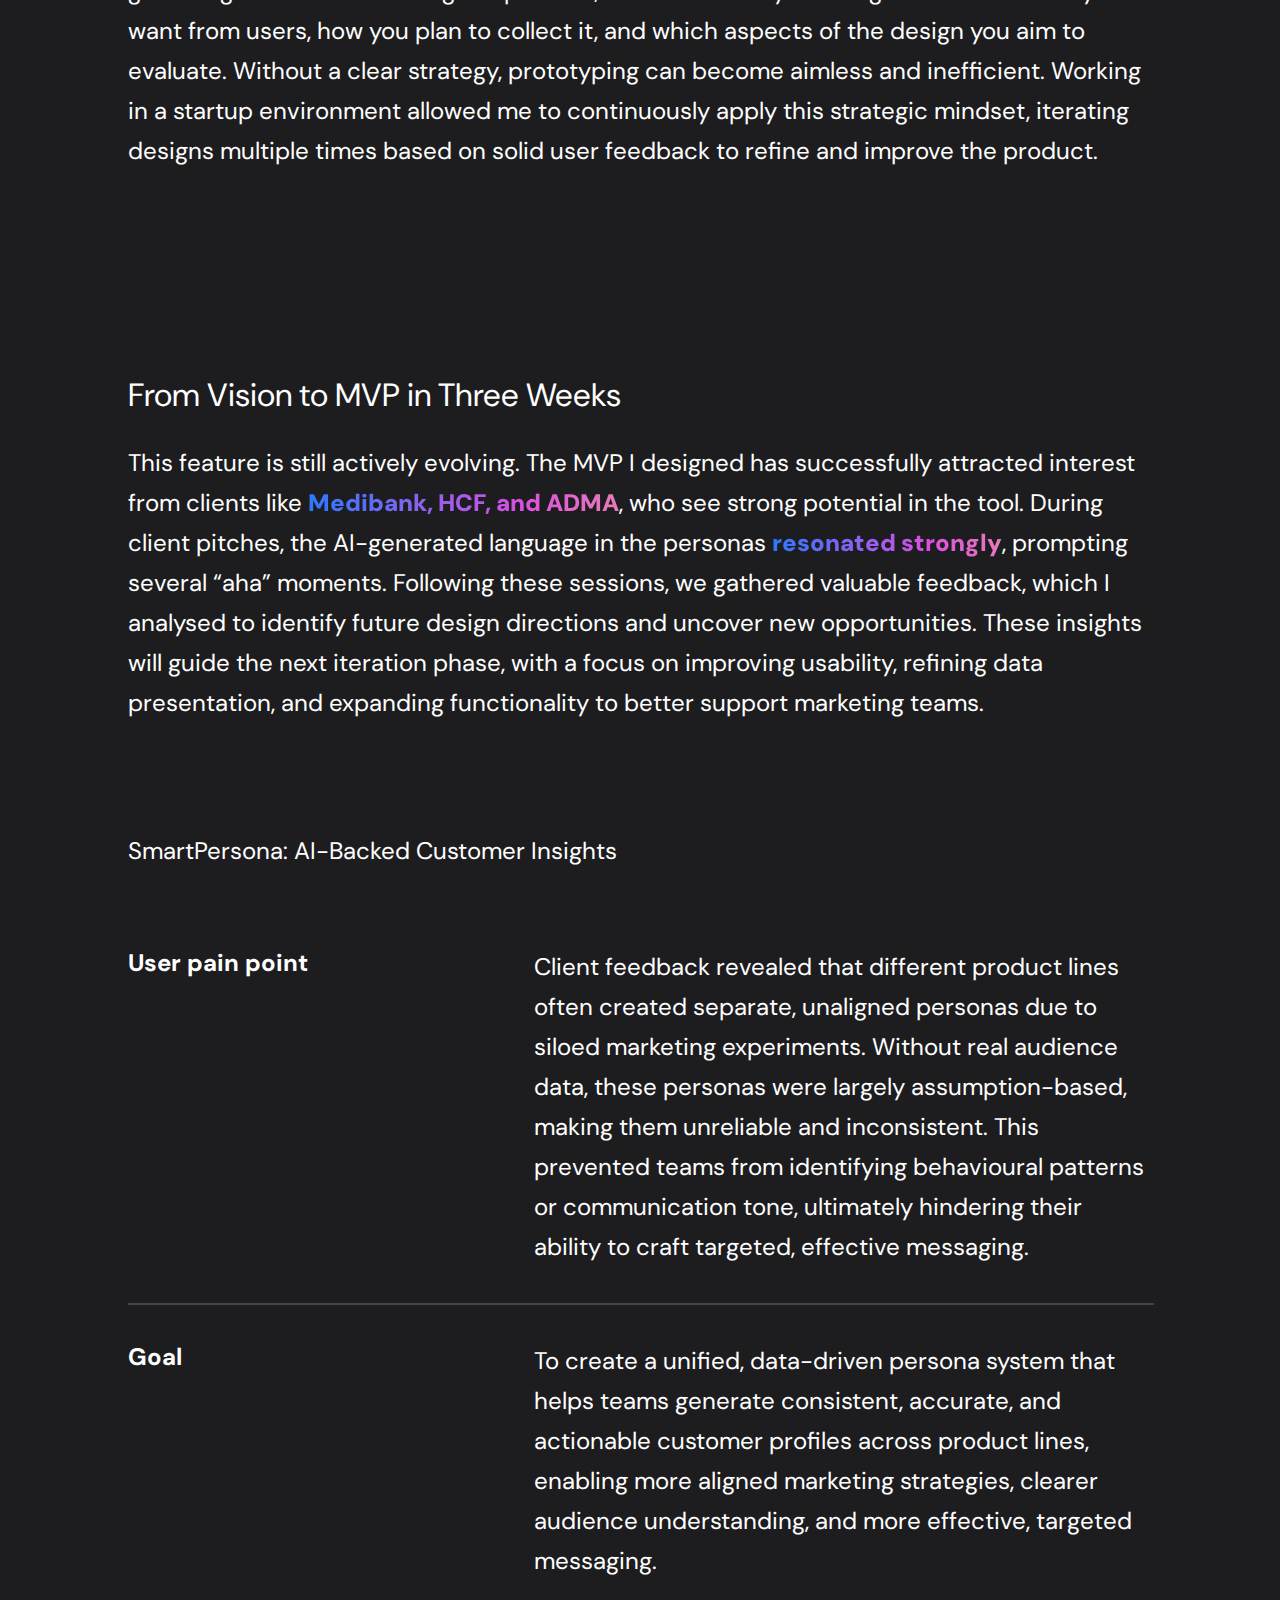
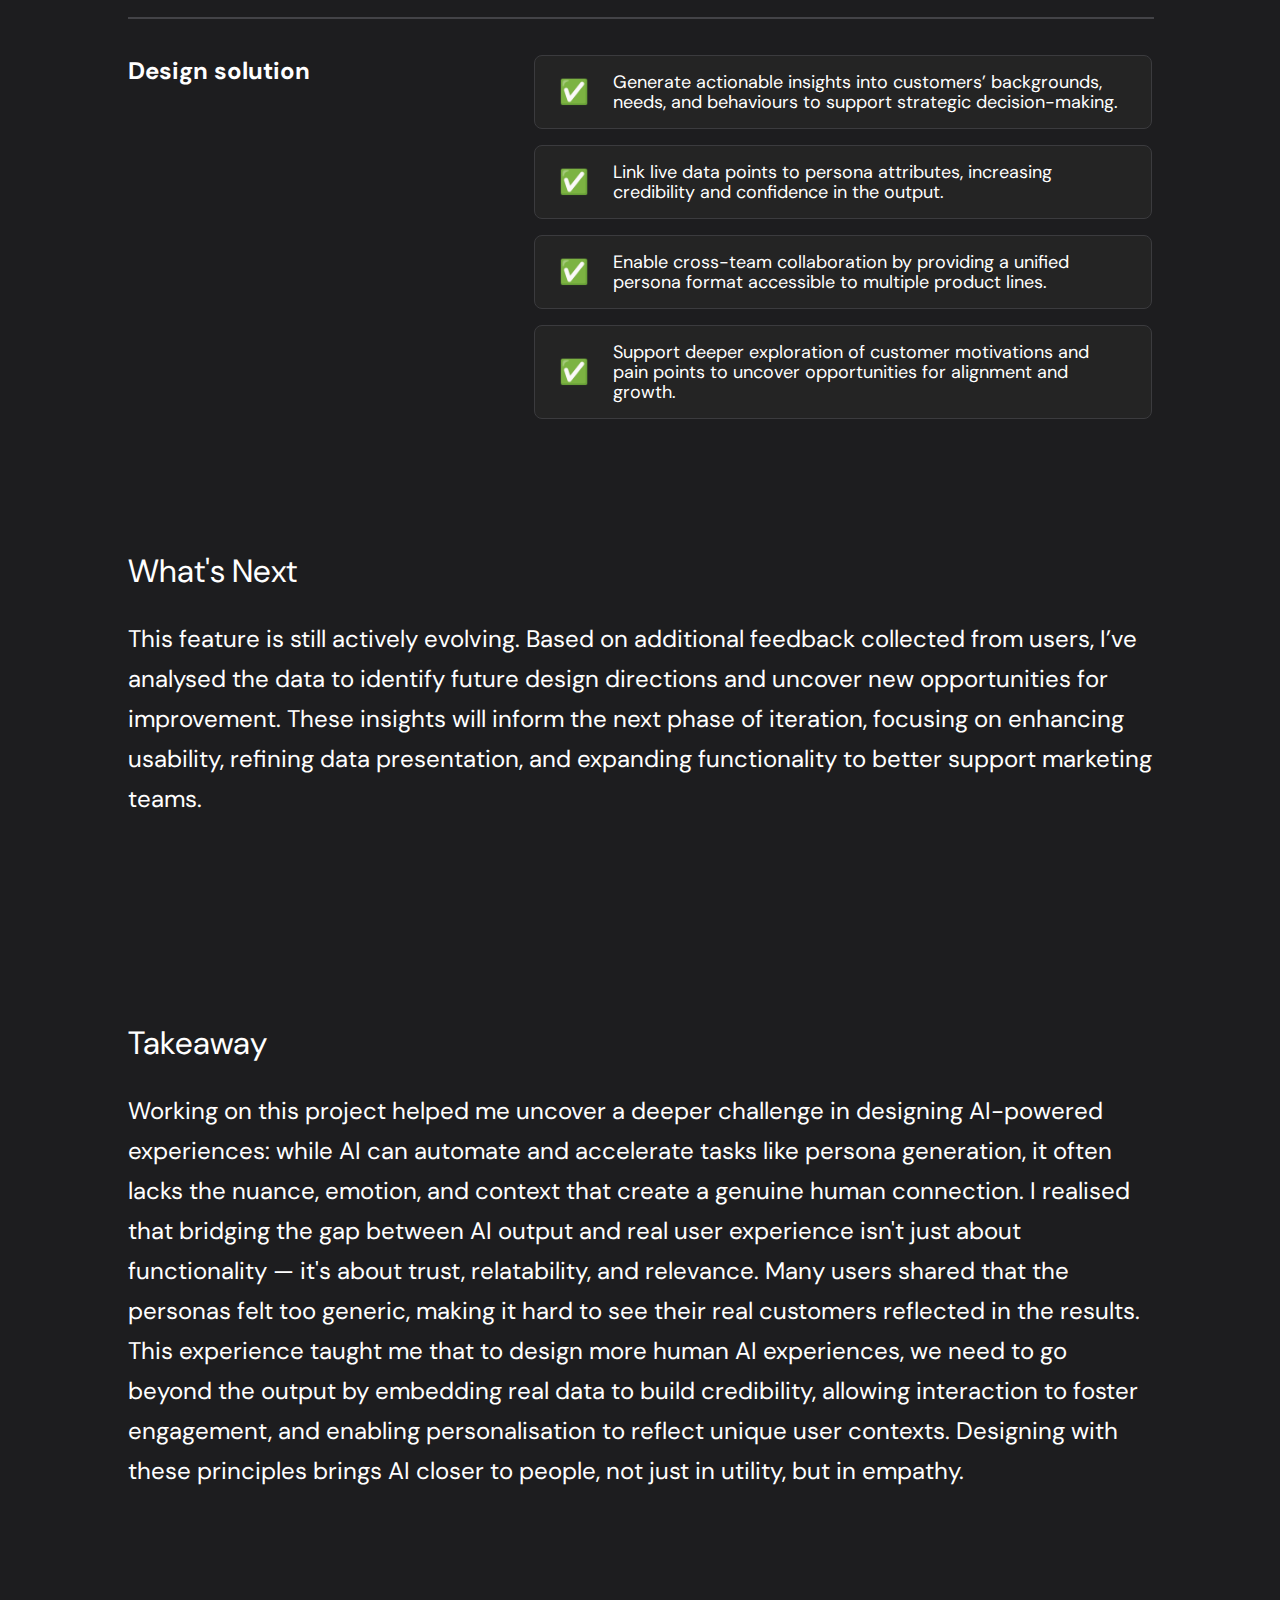
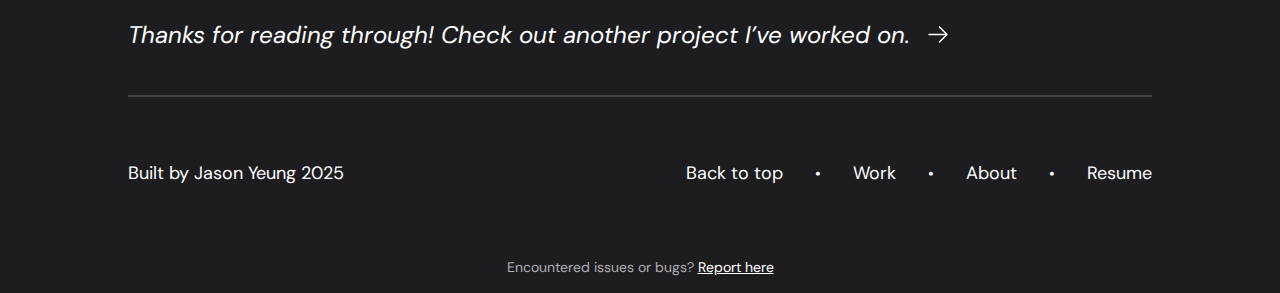
<file: work/heatseeker.html>
<!DOCTYPE html>
<html lang="en">
  <head>
    <meta charset="UTF-8" />
    <meta name="viewport" content="width=device-width, initial-scale=1.0" />
    <!-- Google Tag Manager -->
    <script>
      (function (w, d, s, l, i) {
        w[l] = w[l] || [];
        w[l].push({ "gtm.start": new Date().getTime(), event: "gtm.js" });
        var f = d.getElementsByTagName(s)[0],
          j = d.createElement(s),
          dl = l != "dataLayer" ? "&l=" + l : "";
        j.async = true;
        j.src = "https://www.googletagmanager.com/gtm.js?id=" + i + dl;
        f.parentNode.insertBefore(j, f);
      })(window, document, "script", "dataLayer", "GTM-PVZLT3RL");
    </script>
    <!-- End Google Tag Manager -->

    <link
      rel="apple-touch-icon"
      sizes="180x180"
      href="../assest/icons/apple-touch-icon.png"
    />
    <link
      rel="icon"
      type="image/png"
      sizes="32x32"
      href="../assest/icons/favicon-32x32.png"
    />
    <link
      rel="icon"
      type="image/png"
      sizes="16x16"
      href="../assest/icons/favicon-16x16.png"
    />
    <link rel="manifest" href="../assest/icons/site.webmanifest" />
    <link rel="stylesheet" href="../css/css_reset.css" />
    <link rel="stylesheet" href="../css/base.css" />
    <link rel="stylesheet" href="../css/layout.css" />
    <link rel="stylesheet" href="../css/components.css" />
    <script defer src="../js/backToTop.js"></script>
    <title>Jason Yeung's Portfolio | Heatseeker</title>
  </head>
  <body>
    <header class="header_wrapper">
      <a class="logo" href="../index.html">
        <img src="../assest/icons/logo.svg" />
      </a>
      <ul class="nav_links">
        <li><a href="../index.html">Work</a></li>
        <li><a href="../about.html">About</a></li>
        <li>
          <a
            href="https://drive.google.com/file/d/18sUgSm30N0fY4bPNVddClibvyko2GTL6/view?usp=sharing"
            target="_blank"
            >Resume</a
          >
        </li>
      </ul>
    </header>
    <div class="body_wrapper">
      <div class="page_section">
        <div class="hero_image">
          <img loading="lazy" src="../assest/heatseeker/hs_hero_image.webp" />
        </div>
        <div class="project_header">
          <h1>AI-Powered Live Market Experimentation Platform</h1>
          <h2>Heatseeker | Product Designer, 2025</h2>
        </div>
        <div>
          <p class="body_text">
            Heatseeker is an AI-powered SaaS platform that enables rapid market
            experimentation through live tests on social media. It helps
            businesses uncover what truly resonates with their audience,
            optimise messaging, and confidently invest in high-potential ideas.
            By leveraging real-time customer insights, Heatseeker turns gut
            instincts into data-validated strategies, accelerating growth and
            reducing time-to-market.
          </p>
          <br />
          <p class="body_text">
            Brought on as a contractor, I was responsible for kickstarting the
            design of the AI Persona feature—leading the full UX process from
            research and ideation to prototyping and developer hand-off. I
            collaborated closely with the product team to define user goals and
            pain points, mapped key user flows, and designed wireframes and
            high-fidelity prototypes.
          </p>
          <br />
          <p class="body_text">
            I delivered an MVP that laid a solid foundation for the design team,
            enabling them to further evolve the feature based on user needs.
            This helped the team move forward with clarity and direction,
            ensuring the product delivers actionable, data-driven insights to
            its users.
          </p>
          <br />
          <p class="body_text">
            Due to company policy, much of my work on this project remains
            confidential. Feel free to reach out if you’d like to learn more.
          </p>
        </div>
        <div class="work_preview">
          <img loading="lazy" src="../assest/heatseeker/hs_preview.webp" />
        </div>
      </div>
      <div class="page_section">
        <div class="text_heading"><h2>The challenge</h2></div>
        <p class="body_text">
          Throughout my career as a product designer, I’ve collaborated closely
          with marketers and business owners, and I’ve seen firsthand the
          constraints they face, limited time, budget, and access to real data,
          when making strategic decisions. Personas are commonly used to align
          marketing efforts with customer needs and help teams across product
          lines better understand their audience. In early discovery interviews,
          users expressed frustration with the manual persona creation process,
          describing it as time-consuming, subjective, and often disconnected
          from real customer behaviour. Without data-backed personas, teams risk
          misaligned strategies and missed opportunities, underscoring the need
          for a faster, more reliable, and actionable solution.
        </p>
      </div>
      <div class="page_section">
        <div class="text_heading">
          <h2>Grounded in Research</h2>
        </div>
        <p class="body_text">
          No matter how many times I start a design process, I always begin with
          research. It helps me understand the problem space, uncover
          opportunities, and gain the context needed to inform effective design
          decisions. For this project, I studied established persona frameworks
          to learn how marketers traditionally build personas. I also conducted
          competitor analysis to identify what existing tools do well and where
          they fall short, helping me define clear opportunities and position
          our product more strategically.
        </p>
        <div class="concept_wrapper">
          <div>
            <img loading="lazy" src="../assest/heatseeker/hs_research.webp" />
          </div>
          <div class="concept_title">
            <h3>
              Competitor Analysis – insights from analysing existing
              persona-generating tools
            </h3>
          </div>
          <div class="table_wrapper">
            <div class="row_wrapper">
              <h3>PersonaGenerator</h3>
              <p class="body_text">
                This tool requires users to manually define each persona, which
                can be time-consuming. However, its export feature is
                well-designed, making it easy to share the persona documents
                with team members for collaboration.
              </p>
            </div>
            <hr />
            <div class="row_wrapper">
              <h3>UserPersona.Dev</h3>
              <p class="body_text">
                It uses AI to generate personas based on provided context;
                however, the resulting profiles often feel artificial, raising
                concerns about their accuracy. This makes it difficult for users
                to confidently rely on the personas for decision-making.
              </p>
            </div>
            <hr />
            <div class="row_wrapper">
              <h3>FounderPal</h3>
              <p class="body_text">
                Another AI-powered persona generator, but the key question
                remains: how accurate is it? Without supporting data, users may
                doubt whether the generated personas truly represent their
                target audience, risking misguided decisions.
              </p>
            </div>
          </div>
        </div>
      </div>

      <div class="page_section">
        <div class="text_heading">
          <h2>Curiosity Drives Good Design</h2>
        </div>
        <p class="body_text">
          I collaborated with the CPO and consulted clients to gather
          requirements for the persona feature. This informed which data and AI
          modules to use and what information would be most valuable. Throughout
          the process, I began developing a mindset that I believe every
          designer should embrace: asking questions and seeking clarity whenever
          possible. Doing so ensures we truly consider users' needs at every
          stage of the design process.
        </p>
        <br />
        <p class="quote_text">
          “Good design starts with good questions. Curiosity is how we uncover
          real user needs and design with intention.”
        </p>
        <br />
        <p class="body_text">
          Together, we developed a solution and created a standardised prompt
          for the LLM to generate persona outputs, providing marketers with an
          intuitive, data-backed way to build accurate personas that enhance
          audience targeting and drive conversions.
        </p>
      </div>

      <div class="page_section">
        <div class="text_heading">
          <h2>Low-Fi, High Impact</h2>
        </div>
        <p class="body_text">
          Before diving into visual design, I always start with sketching and
          wireframing. This step is crucial for organizing my thoughts and
          exploring different ways to present information effectively.
        </p>
        <br />
        <p class="body_text">
          For the AI persona feature, the key design challenge was maintaining
          simplicity. Since all information is data-driven, it was important to
          avoid overwhelming users with complex visuals. Each time I created
          wireframes, I focused on clearly structuring the LLM-generated outputs
          in the UI. I then gathered feedback from the team iteratively to
          ensure the design was informed by real input, not assumptions.
        </p>
      </div>

      <div class="page_section">
        <div class="text_heading">
          <h2>Prototyping with Intent and Strategy</h2>
        </div>
        <p class="body_text">
          I prototyped <b class="gradient-highlight">8 iterations</b> to
          validate assumptions around persona navigation, data display, and how
          users read and interpret the content. I learned that prototyping is
          not just about gathering feedback or testing the product; it’s about
          clearly defining what information you want from users, how you plan to
          collect it, and which aspects of the design you aim to evaluate.
          Without a clear strategy, prototyping can become aimless and
          inefficient. Working in a startup environment allowed me to
          continuously apply this strategic mindset, iterating designs multiple
          times based on solid user feedback to refine and improve the product.
        </p>
        <div class="work_preview">
          <img loading="lazy" src="../assest/heatseeker/hs_prototype.webp" />
        </div>
      </div>

      <div class="page_section">
        <div class="text_heading">
          <h2>From Vision to MVP in Three Weeks</h2>
        </div>
        <p class="body_text">
          This feature is still actively evolving. The MVP I designed has
          successfully attracted interest from clients like
          <b class="gradient-highlight">Medibank, HCF, and ADMA</b>, who see
          strong potential in the tool. During client pitches, the AI-generated
          language in the personas
          <b class="gradient-highlight">resonated strongly</b>, prompting
          several “aha” moments. Following these sessions, we gathered valuable
          feedback, which I analysed to identify future design directions and
          uncover new opportunities. These insights will guide the next
          iteration phase, with a focus on improving usability, refining data
          presentation, and expanding functionality to better support marketing
          teams.
        </p>
        <div class="concept_wrapper">
          <div>
            <img loading="lazy" src="../assest/heatseeker/hs_delivery.webp" />
          </div>
          <div class="concept_title">
            <h3>SmartPersona: AI-Backed Customer Insights</h3>
          </div>
          <div class="table_wrapper">
            <div class="row_wrapper">
              <h3>User pain point</h3>
              <p class="body_text">
                Client feedback revealed that different product lines often
                created separate, unaligned personas due to siloed marketing
                experiments. Without real audience data, these personas were
                largely assumption-based, making them unreliable and
                inconsistent. This prevented teams from identifying behavioural
                patterns or communication tone, ultimately hindering their
                ability to craft targeted, effective messaging.
              </p>
            </div>
            <hr />
            <div class="row_wrapper">
              <h3>Goal</h3>
              <p class="body_text">
                To create a unified, data-driven persona system that helps teams
                generate consistent, accurate, and actionable customer profiles
                across product lines, enabling more aligned marketing
                strategies, clearer audience understanding, and more effective,
                targeted messaging.
              </p>
            </div>
            <hr />
            <div class="row_wrapper">
              <h3>Design solution</h3>
              <div class="list_wrapper">
                <div class="list_item">
                  <span>✅</span>
                  <p>
                    Generate actionable insights into customers’ backgrounds,
                    needs, and behaviours to support strategic decision-making.
                  </p>
                </div>
                <div class="list_item">
                  <span>✅</span>
                  <p>
                    Link live data points to persona attributes, increasing
                    credibility and confidence in the output.
                  </p>
                </div>
                <div class="list_item">
                  <span>✅</span>
                  <p>
                    Enable cross-team collaboration by providing a unified
                    persona format accessible to multiple product lines.
                  </p>
                </div>
                <div class="list_item">
                  <span>✅</span>
                  <p>
                    Support deeper exploration of customer motivations and pain
                    points to uncover opportunities for alignment and growth.
                  </p>
                </div>
              </div>
            </div>
          </div>
        </div>
      </div>

      <div class="page_section">
        <div class="text_heading">
          <h2>What's Next</h2>
        </div>
        <p class="body_text">
          This feature is still actively evolving. Based on additional feedback
          collected from users, I’ve analysed the data to identify future design
          directions and uncover new opportunities for improvement. These
          insights will inform the next phase of iteration, focusing on
          enhancing usability, refining data presentation, and expanding
          functionality to better support marketing teams.
        </p>
        <div class="work_preview">
          <img loading="lazy" src="../assest/heatseeker/hs_analysis.webp" />
        </div>
      </div>

      <div class="page_section">
        <div class="text_heading">
          <h2>Takeaway</h2>
        </div>
        <p class="body_text">
          Working on this project helped me uncover a deeper challenge in
          designing AI-powered experiences: while AI can automate and accelerate
          tasks like persona generation, it often lacks the nuance, emotion, and
          context that create a genuine human connection. I realised that
          bridging the gap between AI output and real user experience isn't just
          about functionality — it's about trust, relatability, and relevance.
          Many users shared that the personas felt too generic, making it hard
          to see their real customers reflected in the results. This experience
          taught me that to design more human AI experiences, we need to go
          beyond the output by embedding real data to build credibility,
          allowing interaction to foster engagement, and enabling
          personalisation to reflect unique user contexts. Designing with these
          principles brings AI closer to people, not just in utility, but in
          empathy.
        </p>
      </div>
      <div class="page_section">
        <a class="toNextPage" href="../work/drinkwise.html"
          >Thanks for reading through! Check out another project I’ve worked on.
          <img src="../assest/icons/arrow-right.svg"
        /></a>
      </div>
    </div>

    <footer class="footer_wrapper">
      <hr class="line_divider" />
      <div class="footer_body">
        <p>Built by Jason Yeung 2025</p>
        <ul class="nav_links">
          <li><a id="backToTop">Back to top</a></li>
          <li><span class="dot_break">•</span></li>
          <li><a href="../index.html">Work</a></li>
          <li><span class="dot_break">•</span></li>
          <li><a href="../about.html">About</a></li>
          <li><span class="dot_break">•</span></li>
          <li>
            <a
              href="https://drive.google.com/file/d/18sUgSm30N0fY4bPNVddClibvyko2GTL6/view?usp=sharing"
              target="_blank"
              >Resume</a
            >
          </li>
        </ul>
      </div>
      <div class="msg_wrapper">
        <p>
          Encountered issues or bugs?
          <a href="mailto:jasonyeung216@gmail.com" class="report-link"
            >Report here</a
          >
        </p>
      </div>
    </footer>
    <!-- Google Tag Manager (noscript) -->
    <noscript
      ><iframe
        src="https://www.googletagmanager.com/ns.html?id=GTM-PVZLT3RL"
        height="0"
        width="0"
        style="display: none; visibility: hidden"
      ></iframe
    ></noscript>
    <!-- End Google Tag Manager (noscript) -->
  </body>
</html>
</file>
<file: css/base.css>
@import url('https://fonts.googleapis.com/css2?family=DM+Sans:ital,opsz,wght@0,9..40,100..1000;1,9..40,100..1000&display=swap');

* {
    font-family: "DM Sans", serif;
}

body{
    font-family: "DM Sans", serif;
    font-size: 1.5rem;
    line-height: 2rem;
    font-weight: 400;
    color: var(--header-colour);
    background-color: var(--background-colour);
    z-index: 2;
    margin: 0rem;
    width: 100%;
    height: 100%;
    overflow-x: hidden;

}

h1{
    position: relative;
    line-height: 4rem;
    font-size: 3.5rem;
    font-weight: 600;
    z-index: 2;
}

h2{
    position: relative;
    font-size: 2rem;
    line-height: 3rem;
    font-weight: 400;
    z-index: 2;
}

h3{
    position: relative;
    font-size: 1.5rem;
    line-height: 2rem;
    font-weight: 400;
    z-index: 2;
}

h4{
    position: relative;
    font-size:1.25rem;
    line-height:1.5rem;
    font-weight: 400;
    z-index: 2;
}

p{
    display:block;
    position: relative;
    font-size:1.125rem;
    line-height: 1.25rem;
    font-weight: 400;
    z-index: 2;
}

hr{
    width: 100%;
    border-style: solid;
    border-width: 0.05px;
    color: #434347;
}

::selection {
    background: #f5f5f7;
    color: #1d1d1f;
}

b{
    font-weight: 900;
}

a{
    text-decoration: none;
    color: var(--header-colour);
}

:root{
    --background-colour: #1d1d1f;
    --header-colour: #ffffff;
    --caption-colour: #adaeb3;
    --spacing-1: 0.25rem; 
    --spacing-2: 0.5rem;
    --spacing-3: 0.75rem;
    --spacing-4: 1rem;
    --spacing-5: 1.25rem;
    --spacing-6: 1.5rem;
    --spacing-8: 2rem;
    --spacing-10: 2.5rem;
    --spacing-12: 3rem;
    --spacing-14: 3.5rem;
    --spacing-16: 4rem;
    --spacing-18: 4.5rem;
    --spacing-20: 5rem;
    --spacing-24: 6rem;
    --spacing-32: 8rem;
    --spacing-40: 10rem;
}

@media (max-width: 800px){

    h1{
        position: relative;
        line-height: 2rem;
        font-size: 1.75rem;
        font-weight: 700;
        z-index: 2;
    }
    
    h2{
        position: relative;
        font-size: 1.25rem;
        line-height: 1.5rem;
        font-weight: 400;
        z-index: 2;
    }
    
    h3{
        position: relative;
        font-size: 1rem;
        line-height: 1.25rem;
        font-weight: 400;
        z-index: 2;
    }
    
    h4{
        position: relative;
        font-size:1rem;
        line-height:1.25rem;
        font-weight: 400;
        z-index: 2;
    }
    
    p{
        display:block;
        position: relative;
        font-size: 0.875rem;
        line-height: 1rem;
        font-weight: 400;
        z-index: 2;
    }

}
</file>
<file: css/layout.css>
.header_wrapper{
    position: relative;
    display: flex;
    align-items: center;
    justify-content: space-between;
    max-width: 1200px;
    margin: 48px auto;
    padding: 0px var(--spacing-32);
    z-index: 5;
}

.layout_wrapper{
    max-width: 1200px;
    margin: 112px auto;
    padding: 0px var(--spacing-32);
}

.body_wrapper{
    max-width: 1200px;
    margin: 72px auto 112px auto;
    padding: 0px var(--spacing-32);
}

.page_section{
    width: 100%;
    margin-bottom: var(--spacing-32);
}


.text_display{
    margin-bottom: var(--spacing-6);
    letter-spacing: normal;
}

.text_title{
    margin-bottom: var(--spacing-8);
    color: var(--caption-colour);
}

.text_heading{
    margin-bottom: var(--spacing-6);
    font-weight: 500;
    
}

.intro_wrapper{
    margin-bottom: var(--spacing-32);
}

.work_wrapper{
    margin-bottom: var(--spacing-32);
}

.about_wrapper{
    display: grid;
    align-items: flex-start;
    grid-template-columns: 1fr 1fr;
    grid-gap: var(--spacing-16);
    margin-bottom: var(--spacing-24);
}

.about_wrapper div h2{
    font-weight: 700;
}

.concept_wrapper{
    display:flex;
    flex-direction: column;
    margin-top: var(--spacing-20);
    margin-bottom: var(--spacing-32);
}

.concept_wrapper div img{
    border-radius: 0.25rem;
    display: flex;
    width: 100%;
    object-fit: cover;
}

.concept_title{
    margin-top: var(--spacing-8);
    margin-bottom: var(--spacing-20);
}

.table_wrapper{
    display: flex;
    width: 100%;
    flex-direction: column;
    gap: var(--spacing-6);
}

.row_wrapper{
    display: flex;
    flex: 1;
    width: 100%;
    gap: var(--spacing-12);
    align-items: flex-start;
}

.row_wrapper h3{
    font-weight: 700;
    flex: 0 0 auto;
    width: 35%;
    display: flex;
}

.grid{
    position: relative;
    z-index: 3;
    display: grid;
    grid-template-columns: repeat(2, 1fr);
    row-gap: var(--spacing-16);
    column-gap: var(--spacing-4);
    width: 100%;
    max-width: 100vw;
}


.footer_wrapper{
    position: relative;
    z-index: 5;
    border-style: solid;
    display: flex;
    flex-wrap: wrap;
    max-width: 1200px;
    margin: 4rem auto 1rem auto;
    padding: 0px var(--spacing-32);
}

.footer_body{
    display: flex;
    width: 100%;
    justify-content: space-between;
    margin-bottom: 3.5rem;
}

.footer_body p{
    align-self: center;
}

.msg_wrapper{
    display: flex;
    align-items: center;
    justify-content: center;
    width: 100%;
}

.msg_wrapper p{
    font-size: 0.875rem;
    color: var(--caption-colour);
}

.msg_wrapper p a{
    text-decoration: underline;
    color: var(--header-colour);
}

.about_image img{
    position: relative;
    width: 100%;
    height: 100%;
    border-radius: 0.25rem;
    object-fit: cover;
    overflow-clip-margin: content-box;
    overflow: clip;
    z-index: 3;
}

.body_text{
    font-size: 1.5rem;
    line-height: 2.5rem;
}

.project_header{
    margin-bottom: var(--spacing-16);
}

.project_header h1{
    margin-bottom: var(--spacing-4);
}

.project_header h2{
    font-weight: 500;
    color: var(--caption-colour);
}

.about_list{
    position: relative;
    height: 100%;
    font-size:1.125rem;
    line-height: 1.5rem;
    z-index: 3;
}
.about_list ul hr{
    margin: var(--spacing-6) auto;
}

.about_list ul li{
    display: flex;
    justify-content: space-between;
    gap: var(--spacing-16);
    align-items: center;
}
.about_list ul li div{
    width: 70%;
}

.about_title{
    margin-bottom: var(--spacing-4);
}

.about_subtitle{
    color: var(--caption-colour);
}

.about_subtitle a{
    text-decoration: none;
    color: var(--caption-colour);
}

#award_certificate{
    margin-top: var(--spacing-16);
}

@media (max-width: 800px){
    .header_wrapper{
        margin: 32px auto;
        padding: 0px 2rem;
        flex-direction: column;
        justify-content: center;
        align-items: center;
        flex-wrap: wrap; 
        gap:var(--spacing-6);
    }

    .layout_wrapper{
        margin: 5rem auto 4rem auto;
        padding: 0px 2rem;
    }

    .intro_wrapper{
        margin-bottom: var(--spacing-14);
    }

    .body_wrapper{
        margin: 4rem auto 0px auto;
        padding: 0px 2rem;
    }

    .text_display{
        margin-bottom: var(--spacing-3);
    }

    .text_title{
        margin-bottom: var(--spacing-4);
        font-weight: 500;
    }

    .text_heading{
        margin-bottom: var(--spacing-4);
    }

    .grid{
        display: flex;
        flex-direction: column;
        width: 100%;
        row-gap: var(--spacing-10);
    }
    .work_wrapper{
        margin-bottom: 0px;
    }

    .footer_wrapper{
        margin: 4rem auto 1rem auto;
        padding: 0px 2rem;
    }

    .footer_body{
        display: flex;
        flex-wrap: wrap;  
        flex-direction: column;
        gap: var(--spacing-4);
        margin-bottom: 2rem;
    }

    .body_text{
        font-size: 1rem;
        line-height: 1.5rem;
    }

    .about_wrapper{
        display: flex;
        flex-direction: column;
        grid-gap: var(--spacing-14);
        margin-bottom: var(--spacing-12);
    }

    .about_wrapper div h1{
        margin-bottom: -2rem;
    }

    .page_section{
        margin-bottom: var(--spacing-14);
    }

    .about_image{
        margin-bottom: -2rem;
    }

    .about_list{
        width: 100%;
    }

    .about_list ul li{
        gap: var(--spacing-8);
        font-size: 0.875rem;
        line-height: 1rem;
    }

    .about_list ul hr{
        margin: var(--spacing-4) auto;
    }

    .about_title{
        margin-bottom: var(--spacing-2);
    }

    #award_certificate{
        margin-top: var(--spacing-14);
    }

    .project_header{
        margin-bottom: var(--spacing-8);
    }

    .project_header h1{
        margin-bottom: var(--spacing-2);
    }

    .page_section{

        margin-bottom: var(--spacing-10);
    }

    .concept_wrapper{
        margin-top: var(--spacing-8);
        margin-bottom: var(--spacing-16);
    }

    .concept_title{
        margin-top: var(--spacing-4);
        margin-bottom: var(--spacing-10);
    }

    .row_wrapper{
        display: flex;
        flex-flow: column;
        width: 100%;
        gap: var(--spacing-4);
        align-items: flex-start;
    }

    .row_wrapper h3{
        width: 100%;
    }

}
</file>
<file: css/components.css>
/* Navigation Bar */
.logo {
  display: flex;
  align-items: center;
  justify-content: center;
  z-index: 2;
  background-image: url(/assest/icons/logo.svg);
}

.logo img {
  z-index: 2;
}

.logo:hover img {
  transition: all 0.3s ease;
  -webkit-transform: scale(1.8);
  transform: scale(1.8);
  opacity: 0;
}

.nav_links {
  display: flex;
  align-items: center;
  list-style: none;
  margin-right: -2rem;
  -webkit-transform: scale(1);
  transform: scale(1);
  opacity: 1;
}

.nav_links a {
  display: block;
  position: relative;
  padding: 12px 32px;
  color: var(--header-colour);
  text-decoration: none;
  font-size: 1.25rem;
  font-family: "DM Sans", serif;
  top: 0;
  transition: top ease 0.5s;
}

.nav_links a:hover {
  top: -4px;
}

.nav_links .active::before {
  content: ".";
  display: inline-block;

  position: absolute;
  bottom: -0.2rem;
  left: 0;

  text-align: center;
  width: 100%;
}

/* Social Media Links */
.sm_links {
  position: relative;
  display: flex;
  align-items: center;
  list-style: none;
  margin-left: -1.25rem;
  z-index: 3;
}

.sm_links li a {
  position: relative;
  padding: 20px 20px;
  align-items: center;
  display: flex;
  position: relative;
  top: 0;
  transition: top ease 0.5s;
}

.sm_links a:hover {
  top: -4px;
}

.grid_item {
  width: 100%;
  overflow: hidden;
}

.grid_item img {
  border-radius: 0.25rem;
  width: 100%;
  height: auto;
  display: block;
  object-fit: cover;
  margin-bottom: 1.5rem;
}

.grid_item a {
  text-decoration: none;
}

.grid_item:hover {
  z-index: 5;
}

.work_title {
  color: var(--header-colour);
  margin-bottom: 0.5rem;
}

.work_subtitle {
  color: var(--caption-colour);
}

.footer_wrapper .nav_links a {
  font-size: 1.125rem;
}

.line_divider {
  width: 100%;
  border-style: solid;
  border-width: 0.05px;
  color: #434347;
  margin-bottom: 3rem;
}

.dot_break {
  font-size: 1rem;
  color: var(--header-colour);
  pointer-events: none;
}

#backToTop {
  pointer-events: auto;
  cursor: pointer;
}

.hero_image {
  margin-bottom: var(--spacing-24);
}

.hero_image img {
  display: flex;
  width: 100%;
  max-height: 100vh;
  object-fit: cover;
  border-radius: 0.25rem;
}

.work_preview {
  margin-top: var(--spacing-18);
  display: flex;
  align-items: center;
  justify-content: center;
  gap: var(--spacing-8);
}

.work_preview img {
  display: flex;
  width: 100%;
  object-fit: cover;
  border-radius: 0.25rem;
}

.video_wrapper{
  display: flex;
  flex-direction: column;
  justify-content: flex-start;
  gap: var(--spacing-4);
  margin-top: var(--spacing-18);
}

.list_wrapper {
  width: 100%;
  display: flex;
  flex-direction: column;
  gap: var(--spacing-4);
}

.list_item {
  display: flex;
  width: fit-content;
  background-color: #242424;
  gap: var(--spacing-6);
  border: 0.5px solid #3b3b3e;
  border-radius: 0.5rem;
  padding: var(--spacing-4) var(--spacing-6);
  align-items: center;
}

.row_wrapper .list_wrapper .list_item {
  flex: 1;
  width: auto;
}

.toNextPage {
  display: flex;
  align-items: center;
  gap: var(--spacing-4);
  text-decoration: none;
  color: var(--header-colour);
  font-size: 1.5rem;
  line-height: 2rem;
  font-weight: 400;
  margin-bottom: -6rem;
  font-style: italic;
}

.gradient-highlight {
  color: #fff;
  background: linear-gradient(
    90deg,
    rgb(43, 121, 255) 0%,
    rgb(218, 79, 225) 34%,
    rgb(240, 161, 151) 63%,
    rgb(43, 121, 255) 100%
  );
  background-clip: text;
  -webkit-background-clip: text;
  -webkit-text-fill-color: transparent;
  white-space: nowrap;
  animation: highlight 3s linear infinite;
  background-size: 200%;
  font-weight: 900;
}

#ge_back {
  height: 32vmax;
  aspect-ratio: 1;
  position: absolute;
  left: 50%;
  top: 50%;
  translate: -50% -50%;
  border-radius: 100%;
  background: linear-gradient(
    to right,
    rgb(127, 77, 227),
    rgb(13, 109, 244),
    blanchedalmond
  );
  background-size: 300% 300%; /* Important for smooth animation */
  animation: glowing 15s ease-in-out infinite alternate;
  opacity: 0.6;
}

#ge_blur {
  top: 0;
  left: 0;
  height: 100vh;
  width: 100%;
  position: fixed;
  z-index: 0;
  backdrop-filter: blur(8vmax);
}

.prototype{
  display: flex;
  width: 100%;
  border-radius: 0.25rem;
  height: 60vh;
}

@keyframes glowing {
  0% {
    rotate: 0deg;
    background-position: 0% 50%;
    transform: scaleX(0.6);
  }
  50% {
    scale: 1 1.5;
    background-position: 100% 50%;
    transform: scaleX(1);
  }
  100% {
    rotate: 360deg;
    background-position: 0% 50%;
    transform: scaleX(0.7);
  }
}

@keyframes highlight {
  from {
    background-position: 0% center;
  }

  to {
    background-position: -200% center;
  }
}

@media (max-width: 800px) {
  .sm_links {
    margin-left: -1rem;
  }

  .sm_links li a {
    padding: var(--spacing-4);
  }

  .sm_links a img {
    width: 1.5rem;
  }

  .line_divider {
    margin-bottom: 2rem;
  }

  .dot_break {
    font-size: 0.875rem;
  }

  .nav_links {
    width: 100%;
    flex-wrap: wrap;
    margin-right: 0px;
    gap: var(--spacing-10);
    margin-right: 0px;
    justify-content: center;
  }

  .nav_links a {
    display: flex;
    padding: 0;
    width: 4rem;
    text-align: center;
    justify-content: center;
    align-items: center;
  }

  .nav_links .active::before {
    bottom: -1rem;
  }

  .footer_body .nav_links {
    flex-wrap: wrap;
    align-items: center;
    justify-content: center;
    gap: 0;
  }

  .footer_body .nav_links a {
    display: block;
    width: auto;
    font-size: 0.875rem;
    padding: var(--spacing-1) var(--spacing-3);
  }

  #ge_back {
    height: 32vmax;
  }

  .hero_image {
    margin-bottom: var(--spacing-10);
  }

  .work_preview {
    margin-top: var(--spacing-8);
    gap: var(--spacing-4);
  }

  .video_wrapper{
    margin-top: var(--spacing-8);
    gap: var(--spacing-2);
  }

  .video_wrapper iframe{
    height: 30vh;
  }

  .toNextPage {
    display: flex;
    justify-content: flex-start;
    align-items: flex-start;
    flex-direction: column;
    gap: var(--spacing-2);
    color: var(--header-colour);
    margin-bottom: -3rem;
    font-style: italic;
  }
}
</file>
